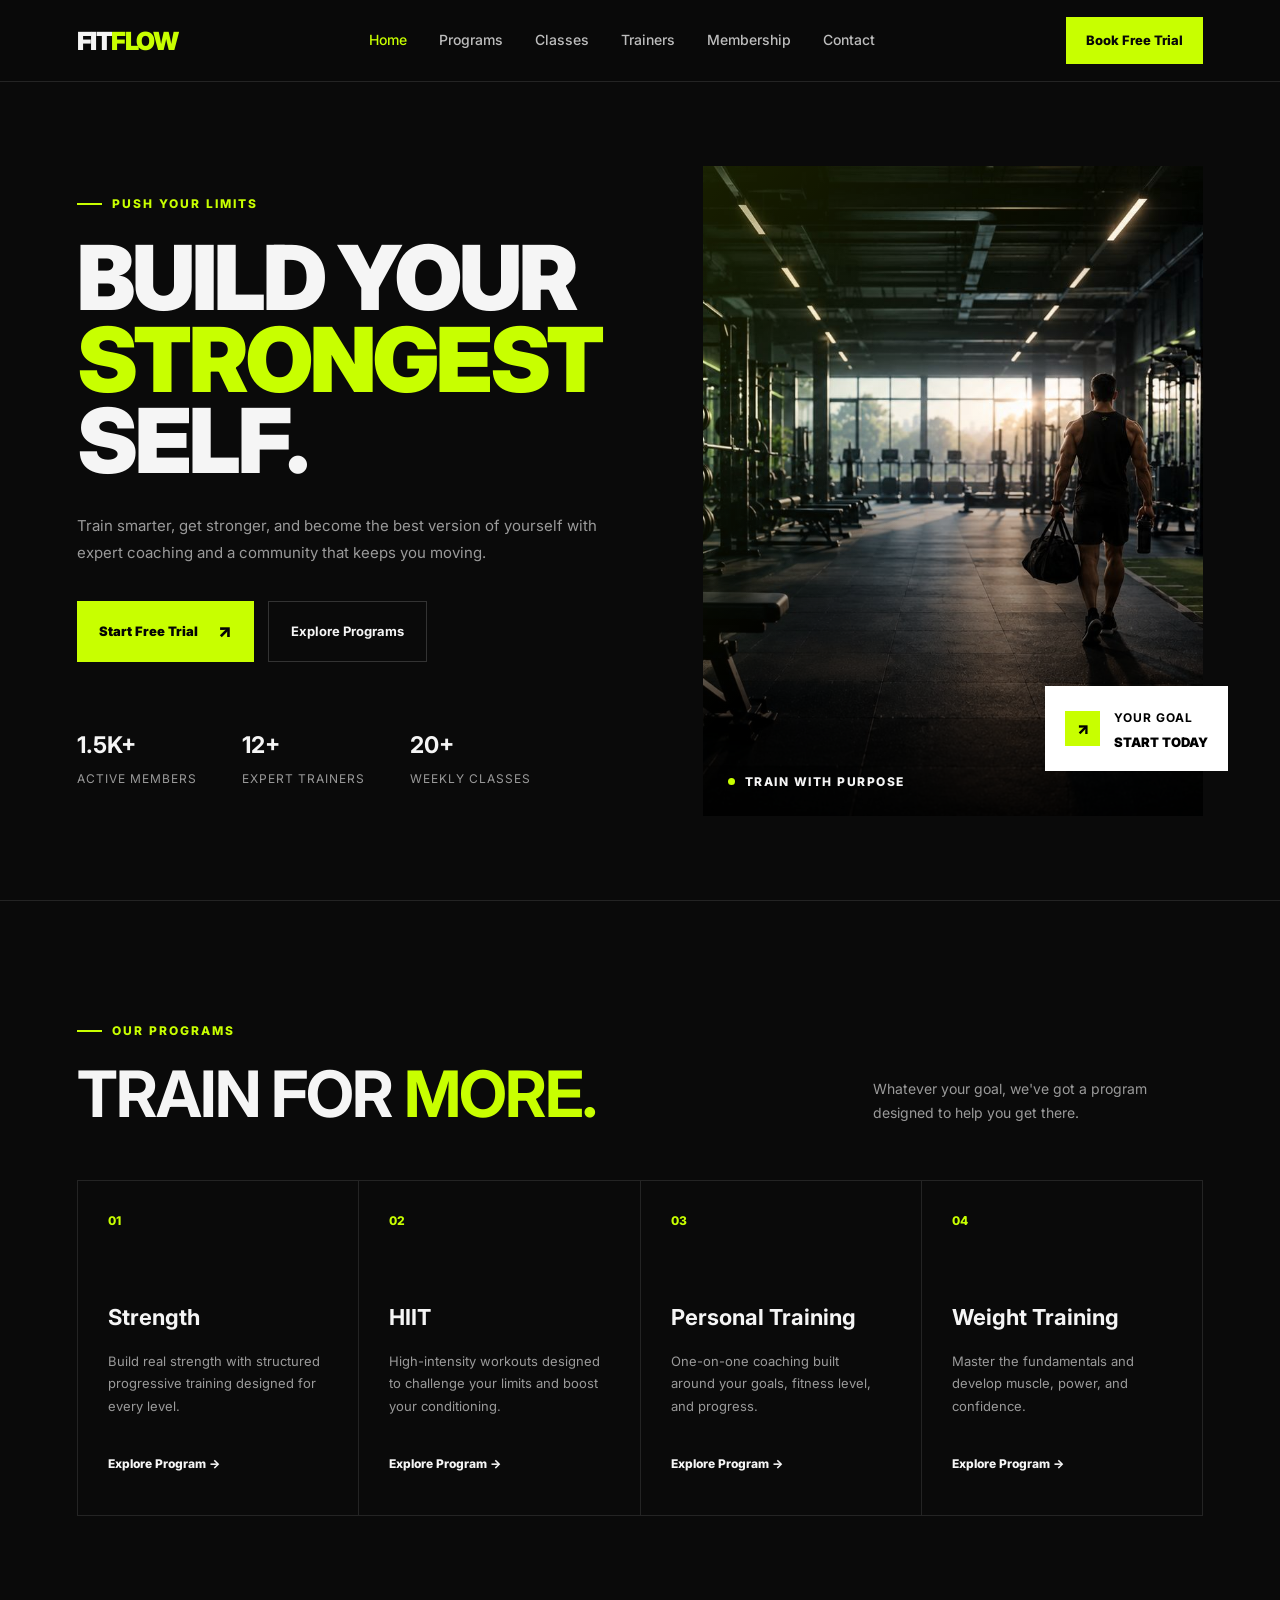
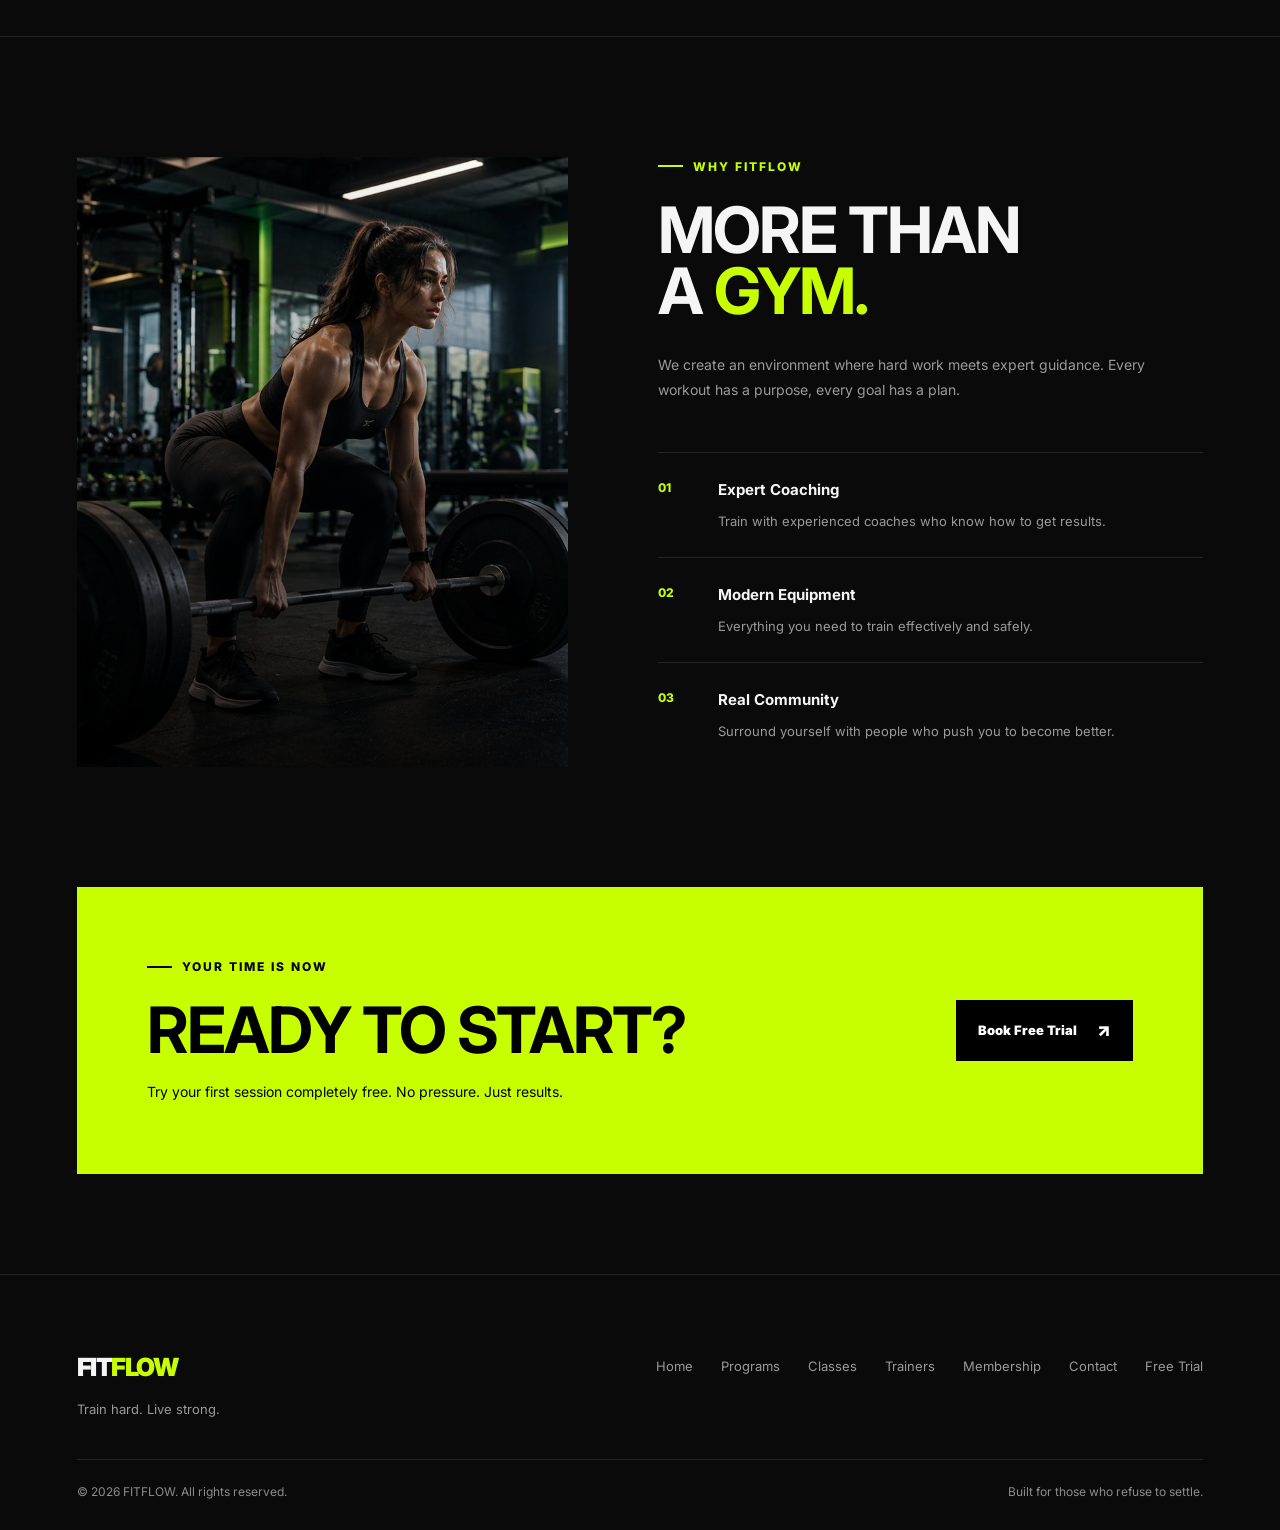
<file: index.html>
<!DOCTYPE html>
<html lang="en">
<head>
    <meta charset="UTF-8">
    <meta name="viewport" content="width=device-width, initial-scale=1.0">

    <title>FITFLOW | Train Hard. Live Strong.</title>
    <meta name="description" content="FITFLOW gym: expert coaching, strength, HIIT and personal training. Book your free trial session today.">
    <meta name="theme-color" content="#0a0a0a">
    <meta property="og:type" content="website">
    <meta property="og:site_name" content="FITFLOW">
    <meta property="og:title" content="FITFLOW | Train Hard. Live Strong.">
    <meta property="og:description" content="FITFLOW gym: expert coaching, strength, HIIT and personal training. Book your free trial session today.">
    <link rel="icon" href="data:image/svg+xml,%3Csvg xmlns='http://www.w3.org/2000/svg' viewBox='0 0 32 32'%3E%3Crect width='32' height='32' fill='%230a0a0a'/%3E%3Cpath d='M9 7h15v4.5H14v3h8v4.5h-8V25H9z' fill='%23c8ff00'/%3E%3C/svg%3E">

    <link rel="preconnect" href="https://fonts.googleapis.com">
    <link rel="preconnect" href="https://fonts.gstatic.com" crossorigin>
    <link href="https://fonts.googleapis.com/css2?family=Inter:wght@400;500;600;700;800;900&display=swap" rel="stylesheet">

    <link rel="preload" as="image" href="images/gym-hero.jpg" fetchpriority="high">
    <link rel="stylesheet" href="style.css">
    <noscript><style>
        /* Without JavaScript the mobile menu button cannot work, so show the links inline. */
        @media (max-width: 1000px) {
            .menu-btn { display: none; }
            .navbar { height: auto; flex-wrap: wrap; padding-top: 14px; padding-bottom: 8px; position: static; }
            .nav-links { display: flex; position: static; flex-direction: row; flex-wrap: wrap; gap: 0 20px; width: 100%; order: 3; padding: 6px 0; border: 0; background: none; }
            .nav-links a { border: 0; padding: 8px 0; font-size: 14px; }
            .nav-links .nav-cta-mobile { display: none; }
        }
    </style></noscript>
</head>

<body>
    <a class="skip-link" href="#main">Skip to content</a>


    <!-- NAVBAR -->
    <header class="navbar" id="navbar">
        <a href="index.html" class="logo">FIT<span>FLOW</span></a>

        <nav class="nav-links" id="navLinks" aria-label="Main navigation">
            <a href="index.html" class="active" aria-current="page">Home</a><a href="programs.html">Programs</a><a href="classes.html">Classes</a><a href="trainers.html">Trainers</a><a href="membership.html">Membership</a><a href="contact.html">Contact</a>
            <a href="free-trial.html" class="nav-cta-mobile">Book Free Trial</a>
        </nav>

        <a href="free-trial.html" class="nav-cta">Book Free Trial</a>

        <button class="menu-btn" id="menuBtn" type="button" aria-label="Open menu" aria-expanded="false" aria-controls="navLinks">
            <span class="menu-icon" aria-hidden="true"></span>
        </button>
    </header>


    <!-- HERO -->
    <main id="main">

        <section class="hero">

            <div class="hero-content">

                <p class="eyebrow">
                    <span></span>
                    PUSH YOUR LIMITS
                </p>

                <h1>
                    BUILD YOUR
                    <span>STRONGEST</span>
                    SELF.
                </h1>

                <p class="hero-text">
                    Train smarter, get stronger, and become the best version
                    of yourself with expert coaching and a community that
                    keeps you moving.
                </p>

                <div class="hero-buttons">
                    <a href="free-trial.html" class="primary-btn">
                        Start Free Trial
                        <span>↗</span>
                    </a>

                    <a href="#programs" class="secondary-btn">
                        Explore Programs
                    </a>
                </div>

                <!-- OWNER TO CONFIRM: these headline numbers (1.5K+ members, 12+ trainers, 20+ weekly classes) were in the
                     original design but are not supported elsewhere on the site (the Trainers page lists 4 coaches and the
                     schedule lists 6 weekly classes). Replace with real figures or remove before going live. -->
                <div class="hero-stats">
                    <div>
                        <strong>1.5K+</strong>
                        <span>Active Members</span>
                    </div>

                    <div>
                        <strong>12+</strong>
                        <span>Expert Trainers</span>
                    </div>

                    <div>
                        <strong>20+</strong>
                        <span>Weekly Classes</span>
                    </div>
                </div>

            </div>


            <div class="hero-visual">
                <div class="hero-image">
                    <div class="image-overlay">
                    </div>

                    <div class="image-label">
                        <span class="pulse"></span>
                        TRAIN WITH PURPOSE
                    </div>
                </div>

                <a href="free-trial.html" class="floating-card" aria-label="Your goal: start today. Book a free trial">
                    <span class="card-icon" aria-hidden="true">↗</span>

                    <div>
                        <strong>YOUR GOAL</strong>
                        <p>START TODAY</p>
                    </div>
                </a>

            </div>

        </section>


        <!-- PROGRAMS -->
        <section class="programs" id="programs">

            <div class="section-heading">
                <div>
                    <p class="eyebrow">
                        <span></span>
                        OUR PROGRAMS
                    </p>

                    <h2>
                        TRAIN FOR
                        <span>MORE.</span>
                    </h2>
                </div>

                <p>
                    Whatever your goal, we've got a program designed
                    to help you get there.
                </p>
            </div>


            <div class="program-grid">

                <article class="program-card">
                    <div class="program-number">01</div>
                    <h3>Strength</h3>
                    <p>
                        Build real strength with structured progressive
                        training designed for every level.
                    </p>
                    <a href="programs.html">Explore Program →</a>
                </article>

                <article class="program-card featured">
                    <div class="program-number">02</div>
                    <h3>HIIT</h3>
                    <p>
                        High-intensity workouts designed to challenge
                        your limits and boost your conditioning.
                    </p>
                    <a href="programs.html">Explore Program →</a>
                </article>

                <article class="program-card">
                    <div class="program-number">03</div>
                    <h3>Personal Training</h3>
                    <p>
                        One-on-one coaching built around your goals,
                        fitness level, and progress.
                    </p>
                    <a href="programs.html">Explore Program →</a>
                </article>

                <article class="program-card">
                    <div class="program-number">04</div>
                    <h3>Weight Training</h3>
                    <p>
                        Master the fundamentals and develop muscle,
                        power, and confidence.
                    </p>
                    <a href="programs.html">Explore Program →</a>
                </article>

            </div>

        </section>


        <!-- WHY US -->
        <section class="why-us">

            <div class="why-image"></div>

            <div class="why-content">

                <p class="eyebrow">
                    <span></span>
                    WHY FITFLOW
                </p>

                <h2>
                    MORE THAN A
                    <span>GYM.</span>
                </h2>

                <p class="why-text">
                    We create an environment where hard work meets
                    expert guidance. Every workout has a purpose,
                    every goal has a plan.
                </p>

                <div class="benefits">

                    <div class="benefit">
                        <div>01</div>
                        <div class="benefit-body">
                            <h3>Expert Coaching</h3>
                            <p>
                                Train with experienced coaches who know
                                how to get results.
                            </p>
                        </div>
                    </div>

                    <div class="benefit">
                        <div>02</div>
                        <div class="benefit-body">
                            <h3>Modern Equipment</h3>
                            <p>
                                Everything you need to train effectively
                                and safely.
                            </p>
                        </div>
                    </div>

                    <div class="benefit">
                        <div>03</div>
                        <div class="benefit-body">
                            <h3>Real Community</h3>
                            <p>
                                Surround yourself with people who push
                                you to become better.
                            </p>
                        </div>
                    </div>

                </div>

            </div>

        </section>


        <!-- CTA -->
        <section class="trial">

            <div>
                <p class="eyebrow">
                    <span></span>
                    YOUR TIME IS NOW
                </p>

                <h2>
                    READY TO
                    <span>START?</span>
                </h2>

                <p>
                    Try your first session completely free.
                    No pressure. Just results.
                </p>
            </div>

            <a href="free-trial.html" class="primary-btn">
                Book Free Trial
                <span>↗</span>
            </a>

        </section>

    </main>


    <!-- FOOTER -->
    <footer class="footer">
        <div class="container footer-grid">
            <div class="footer-brand">
                <a href="index.html" class="logo">FIT<span>FLOW</span></a>
                <p>Train hard. Live strong.</p>
            </div>

            <nav class="footer-links" aria-label="Footer navigation">
                <a href="index.html">Home</a>
                <a href="programs.html">Programs</a>
                <a href="classes.html">Classes</a>
                <a href="trainers.html">Trainers</a>
                <a href="membership.html">Membership</a>
                <a href="contact.html">Contact</a>
                <a href="free-trial.html">Free Trial</a>
            </nav>
        </div>

        <div class="container">
            <div class="footer-bottom">
                <p>© 2026 FITFLOW. All rights reserved.</p>
                <p>Built for those who refuse to settle.</p>
            </div>
        </div>

        <!-- OWNER TO SUPPLY: the footer previously linked to Instagram, Facebook and WhatsApp
             with "#" placeholders. They were removed so no link goes nowhere. Add the gym's real
             profile URLs here, e.g. <a href="https://..." rel="noopener noreferrer">Instagram</a>. -->
    </footer>


    <script src="script.js"></script>

</body>
</html>
</file>
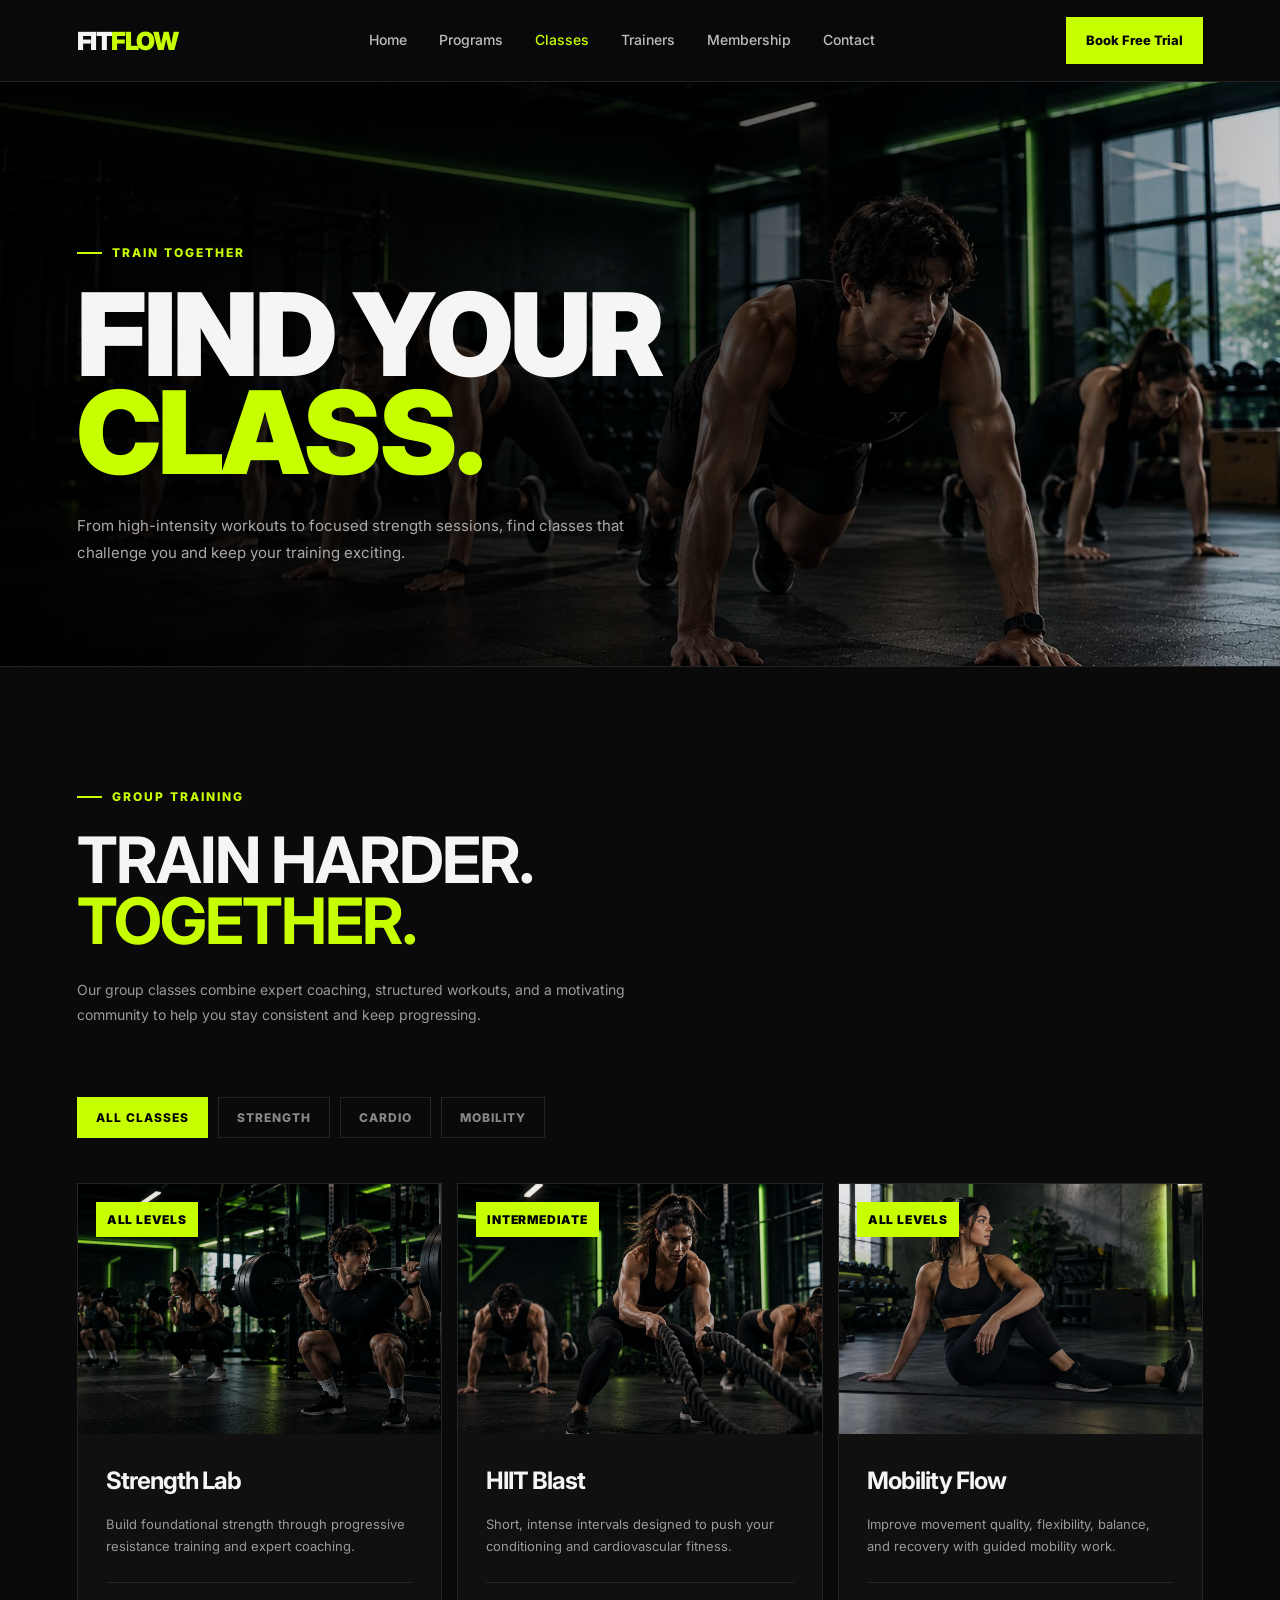
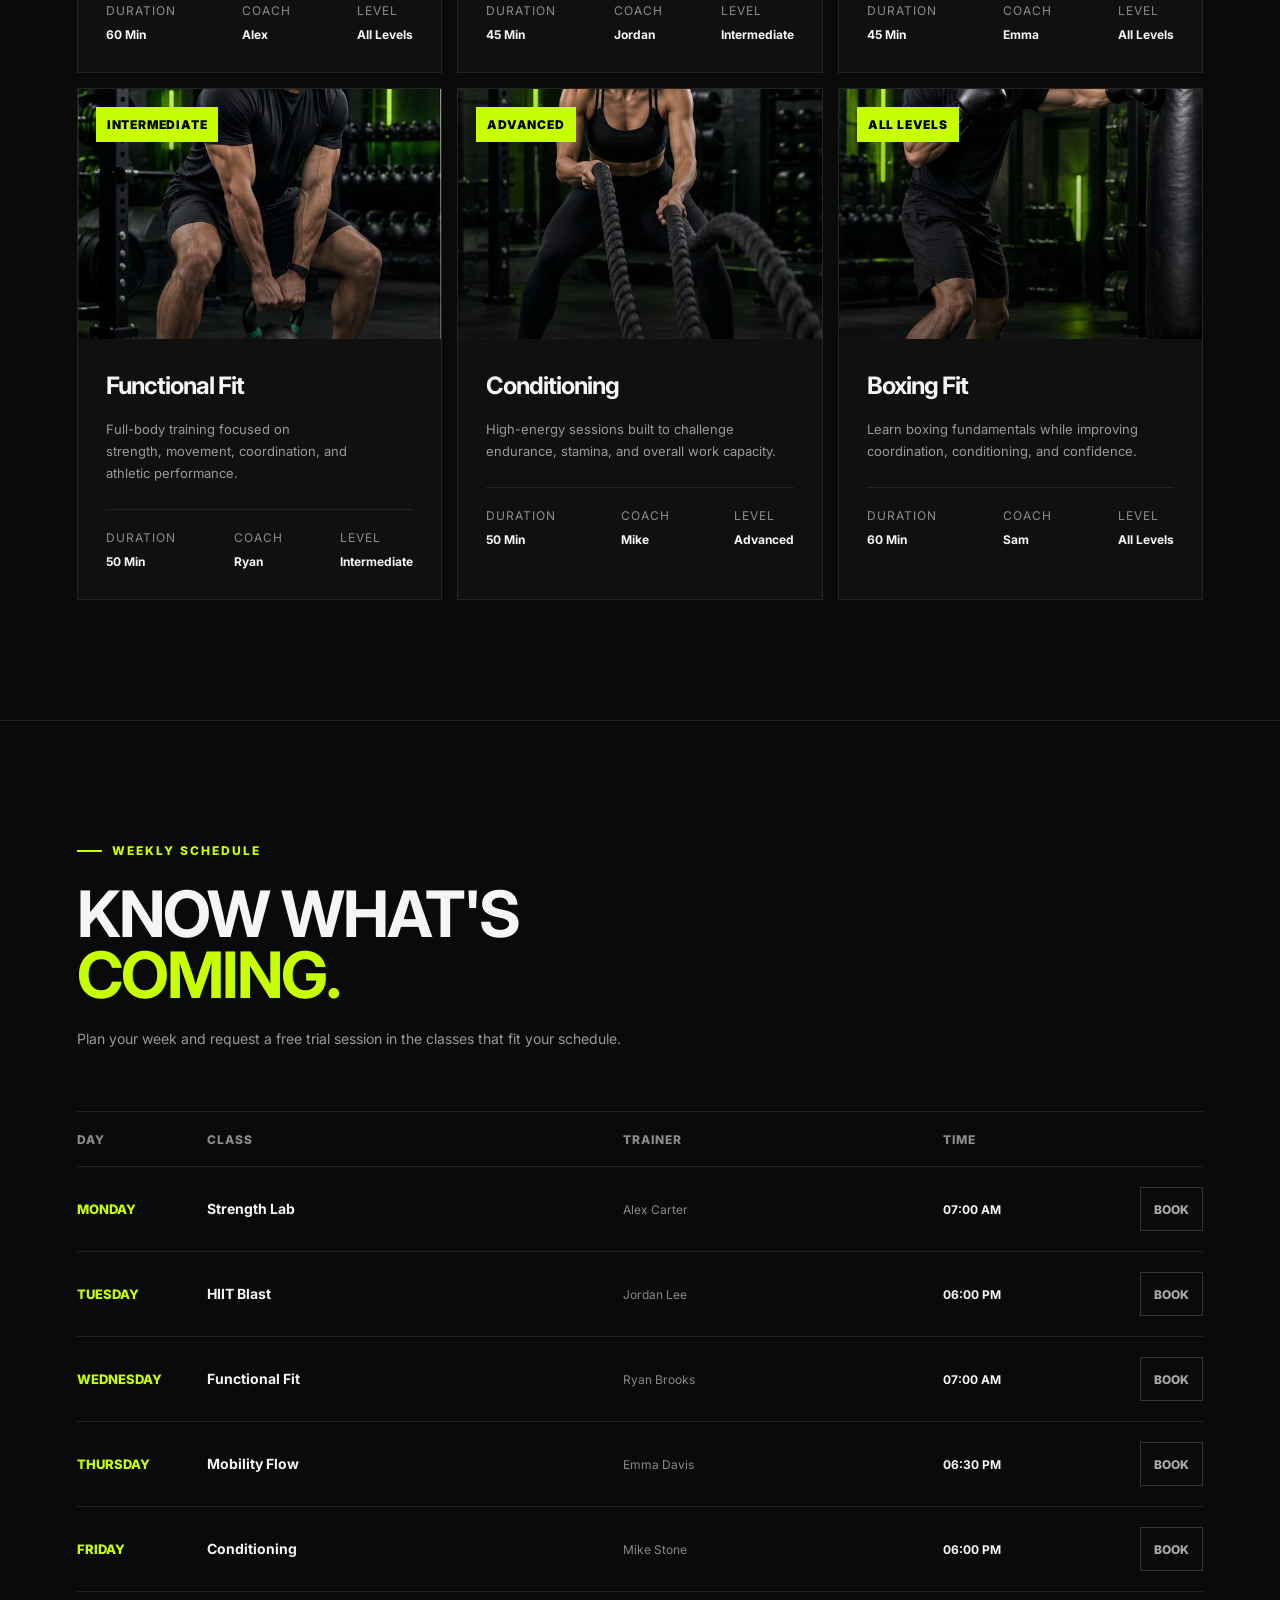
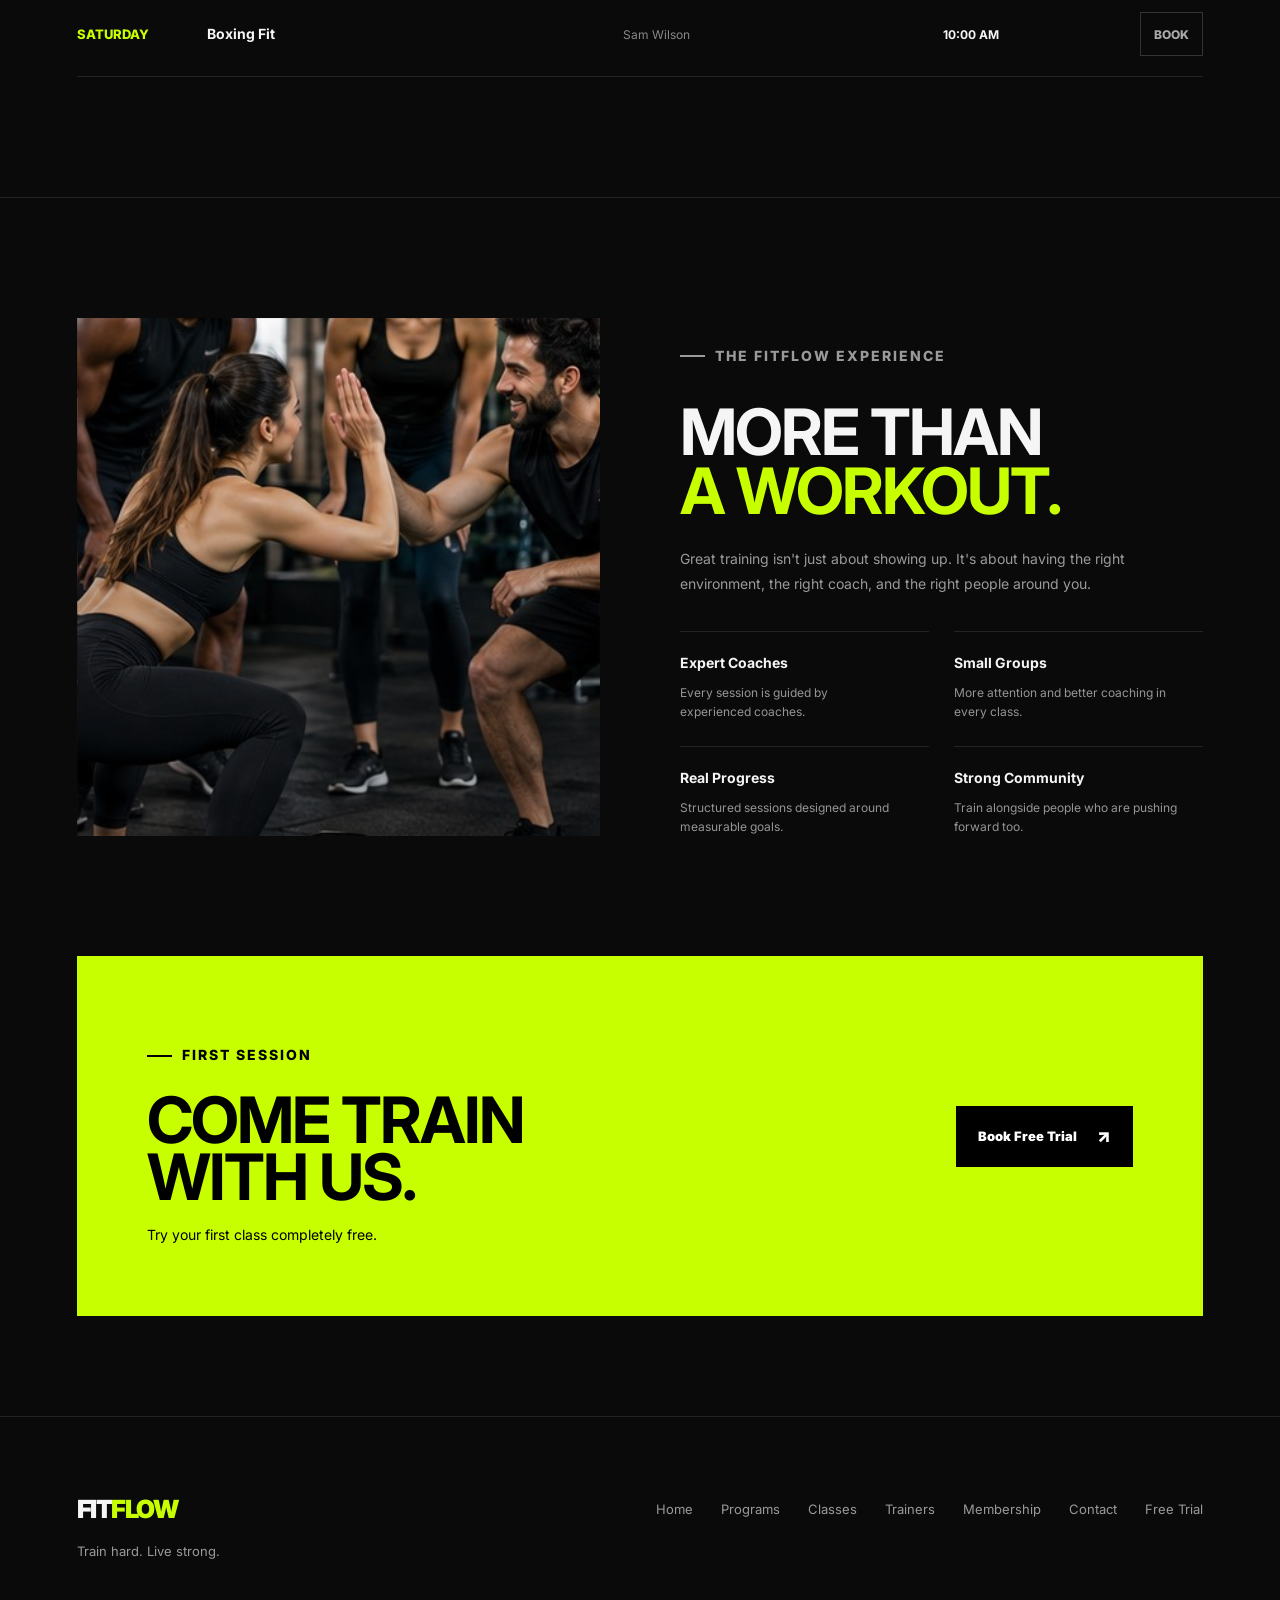
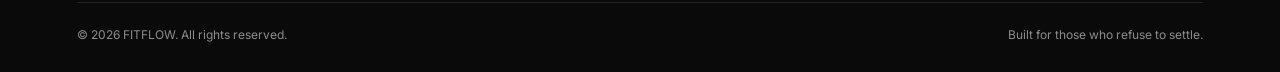
<file: classes.html>
<!DOCTYPE html>
<html lang="en">

<head>

    <meta charset="UTF-8">
    <meta name="viewport" content="width=device-width, initial-scale=1.0">

    <title>Classes | FITFLOW</title>
    <meta name="description" content="Browse the weekly FITFLOW class schedule: boxing, HIIT, yoga, strength, conditioning and functional training.">
    <meta name="theme-color" content="#0a0a0a">
    <meta property="og:type" content="website">
    <meta property="og:site_name" content="FITFLOW">
    <meta property="og:title" content="Classes | FITFLOW">
    <meta property="og:description" content="Browse the weekly FITFLOW class schedule: boxing, HIIT, yoga, strength, conditioning and functional training.">
    <link rel="icon" href="data:image/svg+xml,%3Csvg xmlns='http://www.w3.org/2000/svg' viewBox='0 0 32 32'%3E%3Crect width='32' height='32' fill='%230a0a0a'/%3E%3Cpath d='M9 7h15v4.5H14v3h8v4.5h-8V25H9z' fill='%23c8ff00'/%3E%3C/svg%3E">

    <link rel="preconnect" href="https://fonts.googleapis.com">
    <link rel="preconnect" href="https://fonts.gstatic.com" crossorigin>

    <link href="https://fonts.googleapis.com/css2?family=Inter:wght@400;500;600;700;800;900&display=swap"
        rel="stylesheet">

    <!-- Shared CSS -->
    <link rel="stylesheet" href="style.css">

    <!-- Classes page CSS -->
    <link rel="stylesheet" href="classes.css">

    <noscript><style>
        /* Without JavaScript the mobile menu button cannot work, so show the links inline. */
        @media (max-width: 1000px) {
            .menu-btn { display: none; }
            .navbar { height: auto; flex-wrap: wrap; padding-top: 14px; padding-bottom: 8px; position: static; }
            .nav-links { display: flex; position: static; flex-direction: row; flex-wrap: wrap; gap: 0 20px; width: 100%; order: 3; padding: 6px 0; border: 0; background: none; }
            .nav-links a { border: 0; padding: 8px 0; font-size: 14px; }
            .nav-links .nav-cta-mobile { display: none; }
        }
    </style></noscript>
</head>

<body>
    <a class="skip-link" href="#main">Skip to content</a>



    <!-- =========================
     NAVBAR
========================= -->

    <header class="navbar" id="navbar">
        <a href="index.html" class="logo">FIT<span>FLOW</span></a>

        <nav class="nav-links" id="navLinks" aria-label="Main navigation">
            <a href="index.html">Home</a><a href="programs.html">Programs</a><a href="classes.html" class="active" aria-current="page">Classes</a><a href="trainers.html">Trainers</a><a href="membership.html">Membership</a><a href="contact.html">Contact</a>
            <a href="free-trial.html" class="nav-cta-mobile">Book Free Trial</a>
        </nav>

        <a href="free-trial.html" class="nav-cta">Book Free Trial</a>

        <button class="menu-btn" id="menuBtn" type="button" aria-label="Open menu" aria-expanded="false" aria-controls="navLinks">
            <span class="menu-icon" aria-hidden="true"></span>
        </button>
    </header>


    <main id="main">


        <!-- =========================
     HERO
========================= -->

        <section class="classes-hero">

            <div class="classes-hero-content">

                <p class="eyebrow">
                    <span></span>
                    TRAIN TOGETHER
                </p>

                <h1>
                    FIND YOUR
                    <span>CLASS.</span>
                </h1>

                <p class="classes-hero-text">
                    From high-intensity workouts to focused strength
                    sessions, find classes that challenge you and keep
                    your training exciting.
                </p>

            </div>

        </section>


        <!-- =========================
     INTRO
========================= -->

        <section class="classes-intro">

            <div class="classes-intro-inner">

                <p class="eyebrow">
                    <span></span>
                    GROUP TRAINING
                </p>

                <h2>
                    TRAIN HARDER.
                    <span>TOGETHER.</span>
                </h2>

                <p>
                    Our group classes combine expert coaching, structured
                    workouts, and a motivating community to help you stay
                    consistent and keep progressing.
                </p>

            </div>

        </section>


        <!-- =========================
     FILTER
========================= -->

        <div class="category-bar" role="group" aria-label="Filter classes by category">

            <button class="category-btn active" data-filter="all" type="button" aria-pressed="true">
                All Classes
            </button>

            <button class="category-btn" data-filter="strength" type="button" aria-pressed="false">
                Strength
            </button>

            <button class="category-btn" data-filter="cardio" type="button" aria-pressed="false">
                Cardio
            </button>

            <button class="category-btn" data-filter="mobility" type="button" aria-pressed="false">
                Mobility
            </button>

        </div>


        <!-- =========================
     CLASS CARDS
========================= -->

        <p class="visually-hidden" id="classStatus" role="status" aria-live="polite"></p>

        <section class="classes-grid">


            <!-- 01 -->

            <article class="class-card" data-category="strength">

                <div class="class-image class-strength">

                    <span class="class-level">
                        All Levels
                    </span>

                </div>

                <div class="class-content">

                    <h3>Strength Lab</h3>

                    <p>
                        Build foundational strength through progressive
                        resistance training and expert coaching.
                    </p>

                    <div class="class-details">

                        <div>
                            <small>Duration</small>
                            <strong>60 Min</strong>
                        </div>

                        <div>
                            <small>Coach</small>
                            <strong>Alex</strong>
                        </div>

                        <div>
                            <small>Level</small>
                            <strong>All Levels</strong>
                        </div>

                    </div>

                </div>

            </article>


            <!-- 02 -->

            <article class="class-card" data-category="cardio">

                <div class="class-image class-hiit">

                    <span class="class-level">
                        Intermediate
                    </span>

                </div>

                <div class="class-content">

                    <h3>HIIT Blast</h3>

                    <p>
                        Short, intense intervals designed to push your
                        conditioning and cardiovascular fitness.
                    </p>

                    <div class="class-details">

                        <div>
                            <small>Duration</small>
                            <strong>45 Min</strong>
                        </div>

                        <div>
                            <small>Coach</small>
                            <strong>Jordan</strong>
                        </div>

                        <div>
                            <small>Level</small>
                            <strong>Intermediate</strong>
                        </div>

                    </div>

                </div>

            </article>


            <!-- 03 -->

            <article class="class-card" data-category="mobility">

                <div class="class-image class-mobility">

                    <span class="class-level">
                        All Levels
                    </span>

                </div>

                <div class="class-content">

                    <h3>Mobility Flow</h3>

                    <p>
                        Improve movement quality, flexibility, balance,
                        and recovery with guided mobility work.
                    </p>

                    <div class="class-details">

                        <div>
                            <small>Duration</small>
                            <strong>45 Min</strong>
                        </div>

                        <div>
                            <small>Coach</small>
                            <strong>Emma</strong>
                        </div>

                        <div>
                            <small>Level</small>
                            <strong>All Levels</strong>
                        </div>

                    </div>

                </div>

            </article>


            <!-- 04 -->

            <article class="class-card" data-category="strength">

                <div class="class-image class-functional">

                    <span class="class-level">
                        Intermediate
                    </span>

                </div>

                <div class="class-content">

                    <h3>Functional Fit</h3>

                    <p>
                        Full-body training focused on strength, movement,
                        coordination, and athletic performance.
                    </p>

                    <div class="class-details">

                        <div>
                            <small>Duration</small>
                            <strong>50 Min</strong>
                        </div>

                        <div>
                            <small>Coach</small>
                            <strong>Ryan</strong>
                        </div>

                        <div>
                            <small>Level</small>
                            <strong>Intermediate</strong>
                        </div>

                    </div>

                </div>

            </article>


            <!-- 05 -->

            <article class="class-card" data-category="cardio">

                <div class="class-image class-conditioning">

                    <span class="class-level">
                        Advanced
                    </span>

                </div>

                <div class="class-content">

                    <h3>Conditioning</h3>

                    <p>
                        High-energy sessions built to challenge endurance,
                        stamina, and overall work capacity.
                    </p>

                    <div class="class-details">

                        <div>
                            <small>Duration</small>
                            <strong>50 Min</strong>
                        </div>

                        <div>
                            <small>Coach</small>
                            <strong>Mike</strong>
                        </div>

                        <div>
                            <small>Level</small>
                            <strong>Advanced</strong>
                        </div>

                    </div>

                </div>

            </article>


            <!-- 06 -->

            <article class="class-card" data-category="cardio">

                <div class="class-image class-boxing">

                    <span class="class-level">
                        All Levels
                    </span>

                </div>

                <div class="class-content">

                    <h3>Boxing Fit</h3>

                    <p>
                        Learn boxing fundamentals while improving
                        coordination, conditioning, and confidence.
                    </p>

                    <div class="class-details">

                        <div>
                            <small>Duration</small>
                            <strong>60 Min</strong>
                        </div>

                        <div>
                            <small>Coach</small>
                            <strong>Sam</strong>
                        </div>

                        <div>
                            <small>Level</small>
                            <strong>All Levels</strong>
                        </div>

                    </div>

                </div>

            </article>

        </section>


        <!-- =========================
     WEEKLY SCHEDULE
========================= -->

        <section class="schedule-section">

            <div class="schedule-heading">

                <p class="eyebrow">
                    <span></span>
                    WEEKLY SCHEDULE
                </p>

                <h2>
                    KNOW WHAT'S
                    <span>COMING.</span>
                </h2>

                <p>
                    Plan your week and request a free trial session in the classes
                    that fit your schedule.
                </p>

            </div>


            <div class="schedule-table">

                <div class="schedule-row schedule-header">

                    <div>Day</div>
                    <div>Class</div>
                    <div>Trainer</div>
                    <div>Time</div>
                    <div></div>

                </div>


                <div class="schedule-row">

                    <div class="schedule-day">Monday</div>

                    <div class="schedule-class">
                        Strength Lab
                    </div>

                    <div class="schedule-trainer">
                        Alex Carter
                    </div>

                    <div class="schedule-time">
                        07:00 AM
                    </div>

                    <a href="free-trial.html?class=Strength%20Lab&amp;when=Monday%2007%3A00%20AM" class="schedule-book" aria-label="Book a free trial for Strength Lab, Monday 07:00 AM">Book</a>

                </div>


                <div class="schedule-row">

                    <div class="schedule-day">Tuesday</div>

                    <div class="schedule-class">
                        HIIT Blast
                    </div>

                    <div class="schedule-trainer">
                        Jordan Lee
                    </div>

                    <div class="schedule-time">
                        06:00 PM
                    </div>

                    <a href="free-trial.html?class=HIIT%20Blast&amp;when=Tuesday%2006%3A00%20PM" class="schedule-book" aria-label="Book a free trial for HIIT Blast, Tuesday 06:00 PM">Book</a>

                </div>


                <div class="schedule-row">

                    <div class="schedule-day">Wednesday</div>

                    <div class="schedule-class">
                        Functional Fit
                    </div>

                    <div class="schedule-trainer">
                        Ryan Brooks
                    </div>

                    <div class="schedule-time">
                        07:00 AM
                    </div>

                    <a href="free-trial.html?class=Functional%20Fit&amp;when=Wednesday%2007%3A00%20AM" class="schedule-book" aria-label="Book a free trial for Functional Fit, Wednesday 07:00 AM">Book</a>

                </div>


                <div class="schedule-row">

                    <div class="schedule-day">Thursday</div>

                    <div class="schedule-class">
                        Mobility Flow
                    </div>

                    <div class="schedule-trainer">
                        Emma Davis
                    </div>

                    <div class="schedule-time">
                        06:30 PM
                    </div>

                    <a href="free-trial.html?class=Mobility%20Flow&amp;when=Thursday%2006%3A30%20PM" class="schedule-book" aria-label="Book a free trial for Mobility Flow, Thursday 06:30 PM">Book</a>

                </div>


                <div class="schedule-row">

                    <div class="schedule-day">Friday</div>

                    <div class="schedule-class">
                        Conditioning
                    </div>

                    <div class="schedule-trainer">
                        Mike Stone
                    </div>

                    <div class="schedule-time">
                        06:00 PM
                    </div>

                    <a href="free-trial.html?class=Conditioning&amp;when=Friday%2006%3A00%20PM" class="schedule-book" aria-label="Book a free trial for Conditioning, Friday 06:00 PM">Book</a>

                </div>


                <div class="schedule-row">

                    <div class="schedule-day">Saturday</div>

                    <div class="schedule-class">
                        Boxing Fit
                    </div>

                    <div class="schedule-trainer">
                        Sam Wilson
                    </div>

                    <div class="schedule-time">
                        10:00 AM
                    </div>

                    <a href="free-trial.html?class=Boxing%20Fit&amp;when=Saturday%2010%3A00%20AM" class="schedule-book" aria-label="Book a free trial for Boxing Fit, Saturday 10:00 AM">Book</a>

                </div>

            </div>

        </section>


        <!-- =========================
     EXPERIENCE
========================= -->

        <section class="experience-section">

            <div class="experience-image"></div>


            <div class="experience-content">

                <p class="eyebrow">
                    <span></span>
                    THE FITFLOW EXPERIENCE
                </p>

                <h2>
                    MORE THAN
                    <span>A WORKOUT.</span>
                </h2>

                <p>
                    Great training isn't just about showing up. It's about
                    having the right environment, the right coach, and the
                    right people around you.
                </p>


                <div class="experience-points">

                    <div class="experience-point">

                        <strong>Expert Coaches</strong>

                        <p>
                            Every session is guided by experienced coaches.
                        </p>

                    </div>


                    <div class="experience-point">

                        <strong>Small Groups</strong>

                        <p>
                            More attention and better coaching in every class.
                        </p>

                    </div>


                    <div class="experience-point">

                        <strong>Real Progress</strong>

                        <p>
                            Structured sessions designed around measurable goals.
                        </p>

                    </div>


                    <div class="experience-point">

                        <strong>Strong Community</strong>

                        <p>
                            Train alongside people who are pushing forward too.
                        </p>

                    </div>

                </div>

            </div>

        </section>


        <!-- =========================
     CTA
========================= -->

        <section class="classes-cta">

            <div>

                <p class="eyebrow">
                    <span></span>
                    FIRST SESSION
                </p>

                <h2>
                    COME TRAIN
                    <br>
                    <span>WITH US.</span>
                </h2>

                <p>
                    Try your first class completely free.
                </p>

            </div>

            <a href="free-trial.html" class="primary-btn">
                Book Free Trial
                <span>↗</span>
            </a>

        </section>

    </main>


    <!-- =========================
     FOOTER
========================= -->

    <footer class="footer">
        <div class="container footer-grid">
            <div class="footer-brand">
                <a href="index.html" class="logo">FIT<span>FLOW</span></a>
                <p>Train hard. Live strong.</p>
            </div>

            <nav class="footer-links" aria-label="Footer navigation">
                <a href="index.html">Home</a>
                <a href="programs.html">Programs</a>
                <a href="classes.html">Classes</a>
                <a href="trainers.html">Trainers</a>
                <a href="membership.html">Membership</a>
                <a href="contact.html">Contact</a>
                <a href="free-trial.html">Free Trial</a>
            </nav>
        </div>

        <div class="container">
            <div class="footer-bottom">
                <p>© 2026 FITFLOW. All rights reserved.</p>
                <p>Built for those who refuse to settle.</p>
            </div>
        </div>

        <!-- OWNER TO SUPPLY: the footer previously linked to Instagram, Facebook and WhatsApp
             with "#" placeholders. They were removed so no link goes nowhere. Add the gym's real
             profile URLs here, e.g. <a href="https://..." rel="noopener noreferrer">Instagram</a>. -->
    </footer>


    <script src="script.js"></script>

</body>

</html>
</file>
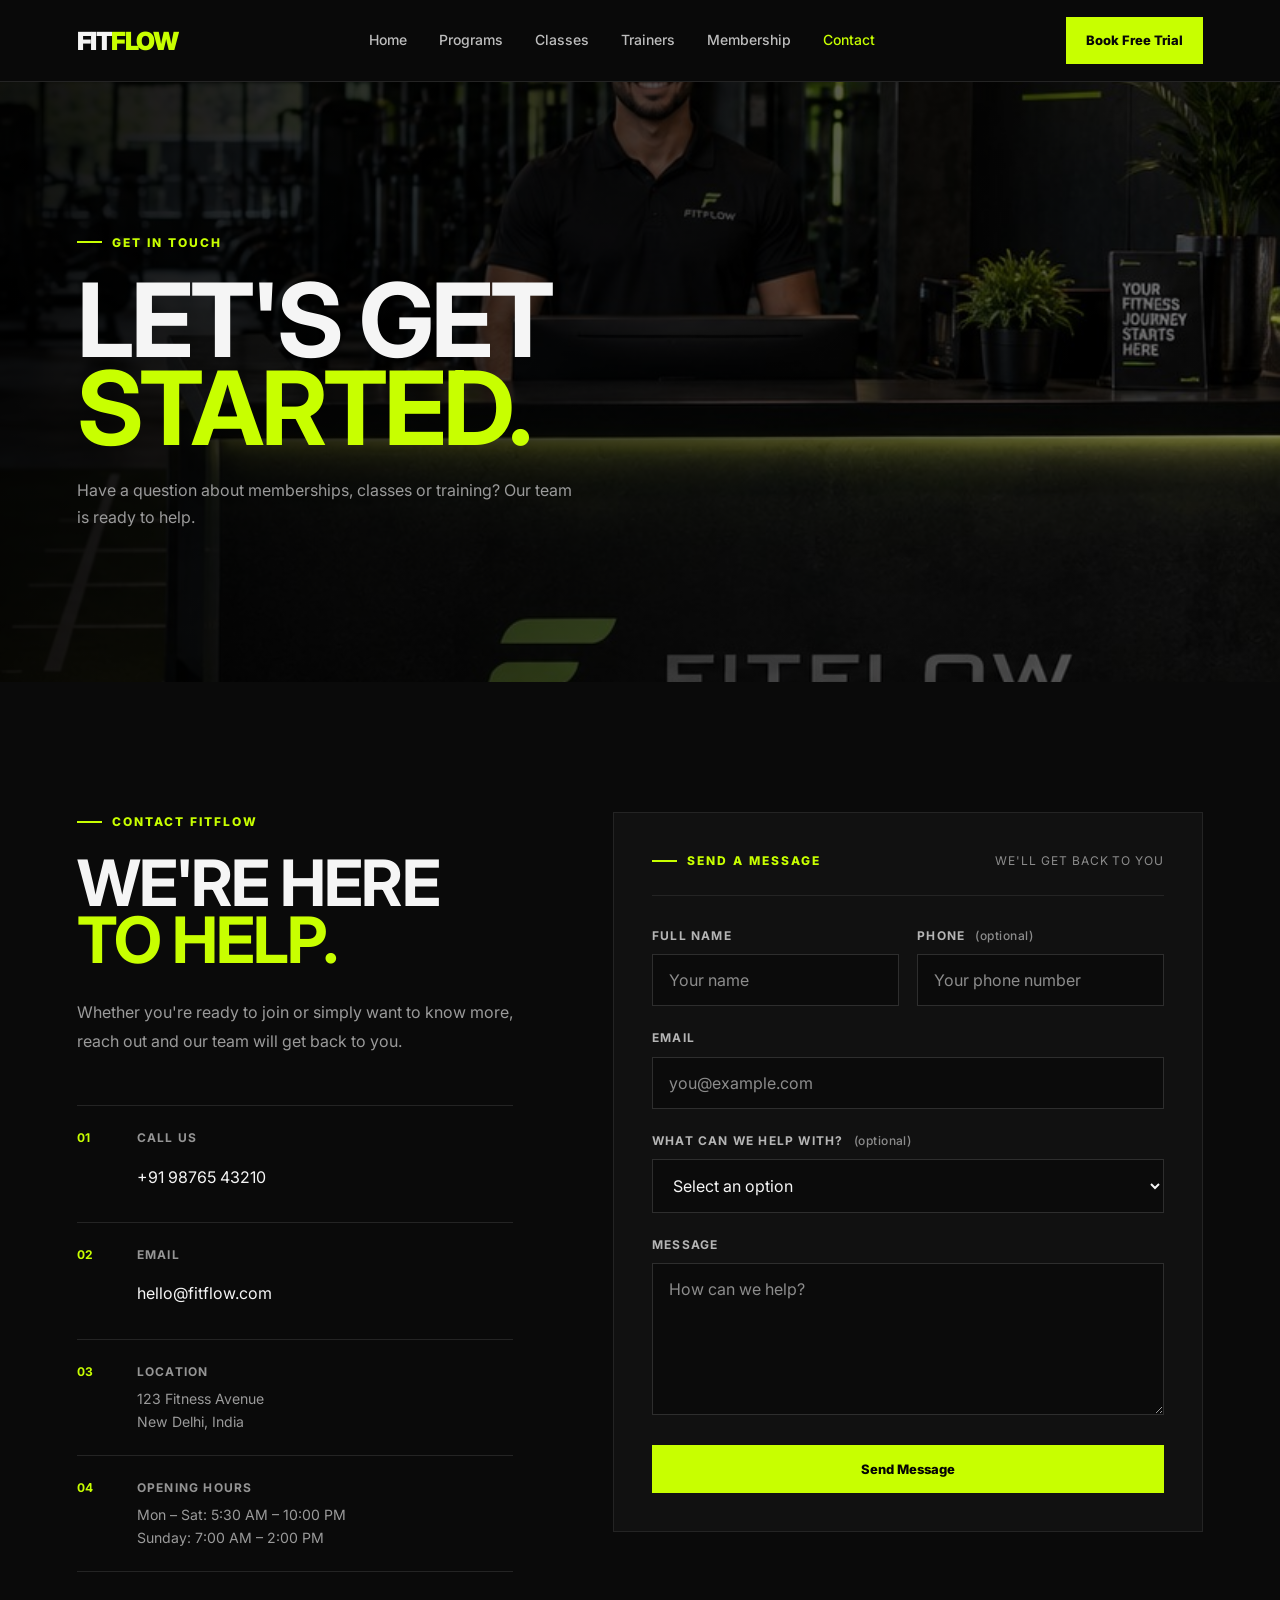
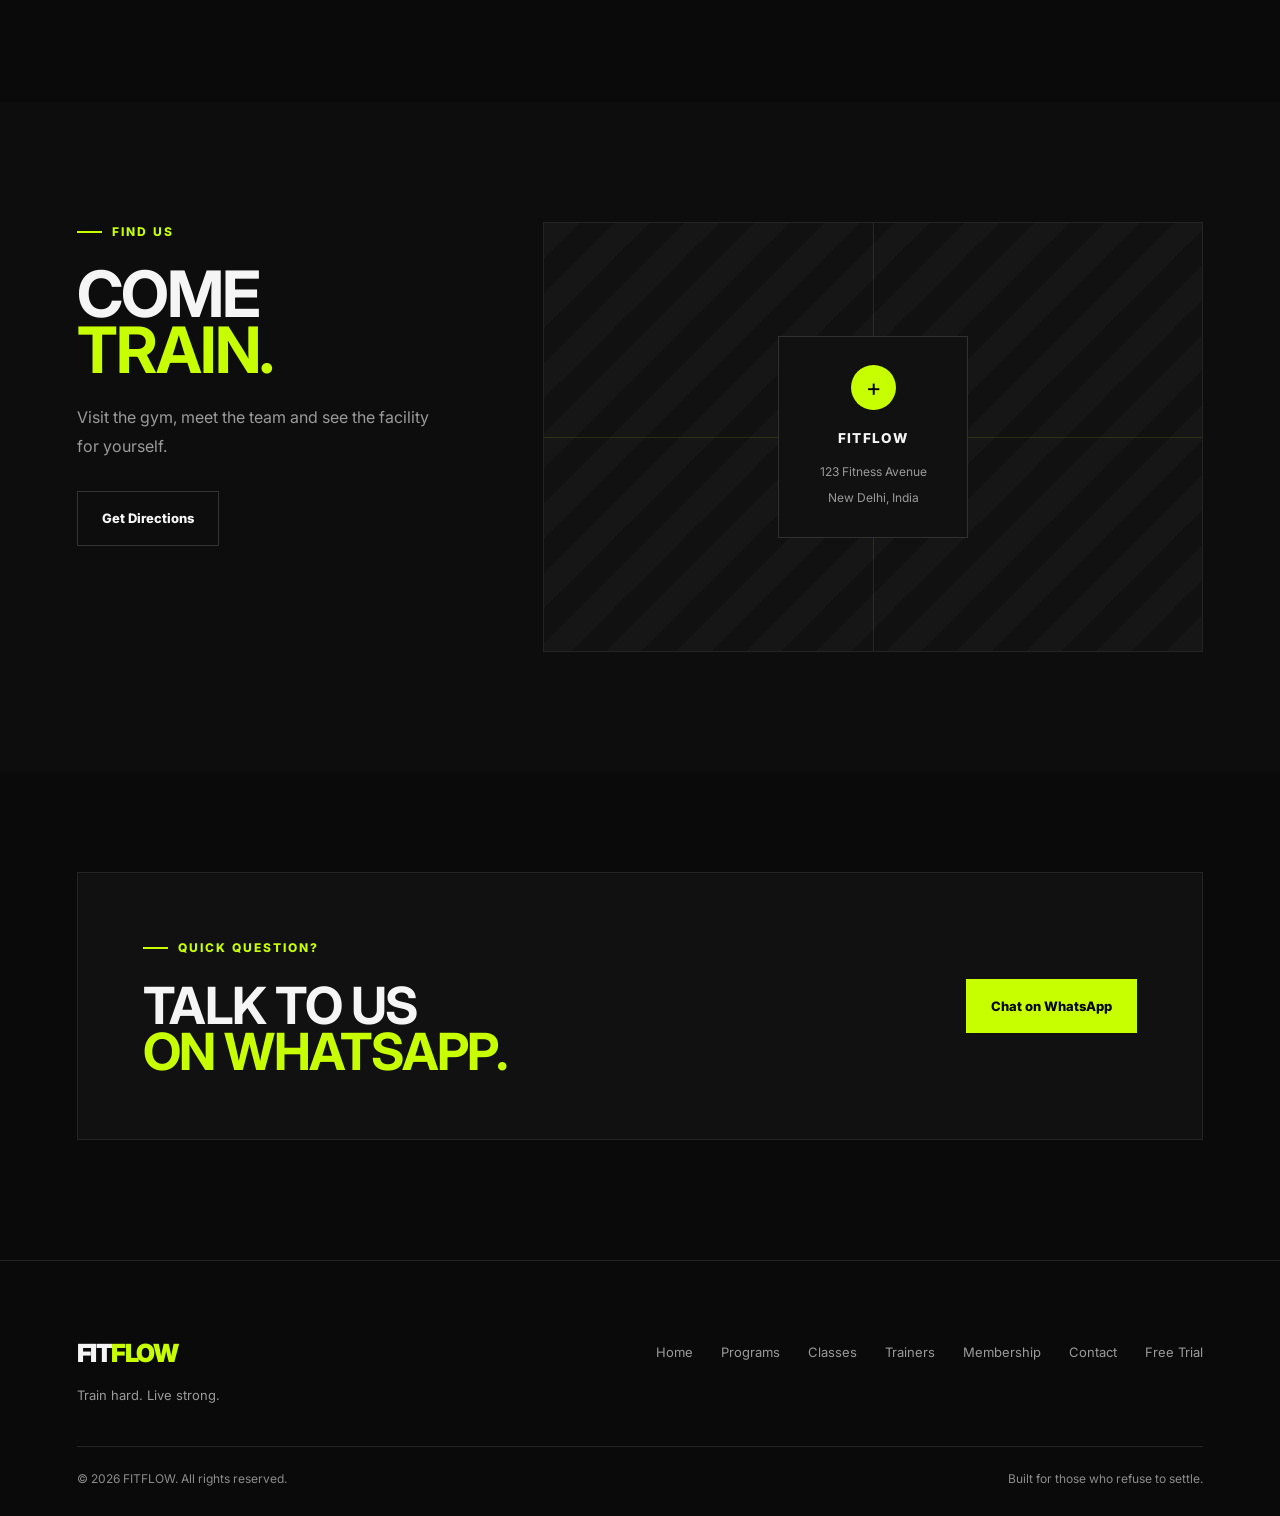
<file: contact.html>
<!DOCTYPE html>
<html lang="en">
<head>
    <meta charset="UTF-8">
    <meta name="viewport" content="width=device-width, initial-scale=1.0">

    <title>Contact | FITFLOW</title>
    <meta name="description" content="Contact FITFLOW with questions about memberships, classes or personal training.">
    <meta name="theme-color" content="#0a0a0a">
    <meta property="og:type" content="website">
    <meta property="og:site_name" content="FITFLOW">
    <meta property="og:title" content="Contact | FITFLOW">
    <meta property="og:description" content="Contact FITFLOW with questions about memberships, classes or personal training.">
    <link rel="icon" href="data:image/svg+xml,%3Csvg xmlns='http://www.w3.org/2000/svg' viewBox='0 0 32 32'%3E%3Crect width='32' height='32' fill='%230a0a0a'/%3E%3Cpath d='M9 7h15v4.5H14v3h8v4.5h-8V25H9z' fill='%23c8ff00'/%3E%3C/svg%3E">

    <link rel="preconnect" href="https://fonts.googleapis.com">
    <link rel="preconnect" href="https://fonts.gstatic.com" crossorigin>

    <link href="https://fonts.googleapis.com/css2?family=Inter:wght@400;500;600;700;800&display=swap" rel="stylesheet">

    <link rel="stylesheet" href="style.css">
    <link rel="stylesheet" href="contact.css">
    <noscript><style>
        /* Without JavaScript the mobile menu button cannot work, so show the links inline. */
        @media (max-width: 1000px) {
            .menu-btn { display: none; }
            .navbar { height: auto; flex-wrap: wrap; padding-top: 14px; padding-bottom: 8px; position: static; }
            .nav-links { display: flex; position: static; flex-direction: row; flex-wrap: wrap; gap: 0 20px; width: 100%; order: 3; padding: 6px 0; border: 0; background: none; }
            .nav-links a { border: 0; padding: 8px 0; font-size: 14px; }
            .nav-links .nav-cta-mobile { display: none; }
        }
    </style></noscript>
</head>

<body>
    <a class="skip-link" href="#main">Skip to content</a>


    <!-- =========================
         NAVBAR
    ========================== -->

    <header class="navbar" id="navbar">
        <a href="index.html" class="logo">FIT<span>FLOW</span></a>

        <nav class="nav-links" id="navLinks" aria-label="Main navigation">
            <a href="index.html">Home</a><a href="programs.html">Programs</a><a href="classes.html">Classes</a><a href="trainers.html">Trainers</a><a href="membership.html">Membership</a><a href="contact.html" class="active" aria-current="page">Contact</a>
            <a href="free-trial.html" class="nav-cta-mobile">Book Free Trial</a>
        </nav>

        <a href="free-trial.html" class="nav-cta">Book Free Trial</a>

        <button class="menu-btn" id="menuBtn" type="button" aria-label="Open menu" aria-expanded="false" aria-controls="navLinks">
            <span class="menu-icon" aria-hidden="true"></span>
        </button>
    </header>


    <main id="main">

        <!-- =========================
             HERO
        ========================== -->

        <section class="contact-hero">

            <div class="container">

                <div class="contact-hero-content">

                    <p class="eyebrow">GET IN TOUCH</p>

                    <h1>
                        LET'S GET<br>
                        <span>STARTED.</span>
                    </h1>

                    <p>
                        Have a question about memberships, classes or
                        training? Our team is ready to help.
                    </p>

                </div>

            </div>

        </section>


        <!-- =========================
             CONTACT INFO + FORM
        ========================== -->

        <section class="contact-main section">

            <div class="container contact-grid">

                <!-- INFO -->

                <div class="contact-info">

                    <p class="eyebrow">CONTACT FITFLOW</p>

                    <h2>
                        WE'RE HERE<br>
                        <span>TO HELP.</span>
                    </h2>

                    <p class="contact-intro">
                        Whether you're ready to join or simply want
                        to know more, reach out and our team will get
                        back to you.
                    </p>


                    <div class="contact-details">

                        <div class="contact-detail">

                            <span>01</span>

                            <div>
                                <p class="detail-label">CALL US</p>
                                <a href="tel:+919876543210">
                                    +91 98765 43210
                                </a>
                            </div>

                        </div>


                        <div class="contact-detail">

                            <span>02</span>

                            <div>
                                <p class="detail-label">EMAIL</p>
                                <a href="mailto:hello@fitflow.com">
                                    hello@fitflow.com
                                </a>
                            </div>

                        </div>


                        <div class="contact-detail">

                            <span>03</span>

                            <div>
                                <p class="detail-label">LOCATION</p>

                                <p>
                                    123 Fitness Avenue<br>
                                    New Delhi, India
                                </p>

                            </div>

                        </div>


                        <div class="contact-detail">

                            <span>04</span>

                            <div>
                                <p class="detail-label">OPENING HOURS</p>

                                <p>
                                    Mon – Sat: 5:30 AM – 10:00 PM<br>
                                    Sunday: 7:00 AM – 2:00 PM
                                </p>

                            </div>

                        </div>

                    </div>

                </div>


                <!-- FORM -->

                <div class="contact-form-wrapper">

                    <div class="form-header">

                        <p class="eyebrow">SEND A MESSAGE</p>

                        <span>WE'LL GET BACK TO YOU</span>

                    </div>


                    <form class="contact-form" id="contact-form" novalidate data-endpoint="" data-fallback-tel="+919876543210" data-fallback-email="hello@fitflow.com">
                        <!-- OWNER TO SUPPLY: set data-endpoint to a form-handling URL (e.g. Formspree) so messages are really delivered.
                             Until then the form validates but sends nothing and says so honestly. The tel/email fallbacks above are placeholders. -->

                        <div class="form-row">

                            <div class="form-group">

                                <label for="contact-name">
                                    FULL NAME
                                </label>

                                <input
                                    type="text"
                                    id="contact-name" autocomplete="name"
                                    name="name"
                                    placeholder="Your name"
                                    required
                                >

                            </div>


                            <div class="form-group">

                                <label for="contact-phone">
                                    PHONE <span class="opt">(optional)</span>
                                </label>

                                <input
                                    type="tel"
                                    id="contact-phone" autocomplete="tel"
                                    name="phone"
                                    placeholder="Your phone number"
                                >

                            </div>

                        </div>


                        <div class="form-group">

                            <label for="contact-email">
                                EMAIL
                            </label>

                            <input
                                type="email"
                                id="contact-email" autocomplete="email"
                                name="email"
                                placeholder="you@example.com"
                                required
                            >

                        </div>


                        <div class="form-group">

                            <label for="contact-subject">
                                WHAT CAN WE HELP WITH? <span class="opt">(optional)</span>
                            </label>

                            <select id="contact-subject" name="subject">

                                <option value="">
                                    Select an option
                                </option>

                                <option value="membership">
                                    Membership
                                </option>

                                <option value="classes">
                                    Classes
                                </option>

                                <option value="personal-training">
                                    Personal Training
                                </option>

                                <option value="general">
                                    General Question
                                </option>

                            </select>

                        </div>


                        <div class="form-group">

                            <label for="contact-message">
                                MESSAGE
                            </label>

                            <textarea
                                id="contact-message"
                                name="message"
                                rows="6"
                                placeholder="How can we help?"
                                required
                            ></textarea>

                        </div>


                        <button
                            type="submit"
                            class="btn btn-primary contact-submit"
                        >
                            Send Message
                        </button>

                    </form>

                </div>

            </div>

        </section>


        <!-- =========================
             MAP / LOCATION
        ========================== -->

        <section class="contact-location section">

            <div class="container">

                <div class="location-grid">

                    <div class="location-content">

                        <p class="eyebrow">FIND US</p>

                        <h2>
                            COME<br>
                            <span>TRAIN.</span>
                        </h2>

                        <p>
                            Visit the gym, meet the team and see
                            the facility for yourself.
                        </p>

                        <a href="https://www.google.com/maps/search/?api=1&amp;query=123+Fitness+Avenue%2C+New+Delhi%2C+India" class="btn btn-outline" target="_blank" rel="noopener noreferrer">
                            Get Directions
                        </a>

                    </div>


                    <div class="map-placeholder">

                        <div class="map-content">

                            <span class="map-pin">+</span>

                            <p>FITFLOW</p>

                            <small>
                                123 Fitness Avenue<br>
                                New Delhi, India
                            </small>

                        </div>

                    </div>

                </div>

            </div>

        </section>


        <!-- =========================
             WHATSAPP CTA
        ========================== -->

        <section class="contact-whatsapp section">

            <div class="container">

                <div class="whatsapp-box">

                    <div>

                        <p class="eyebrow">QUICK QUESTION?</p>

                        <h2>
                            TALK TO US<br>
                            <span>ON WHATSAPP.</span>
                        </h2>

                    </div>

                    <a
                        href="https://wa.me/919876543210"
                        class="btn btn-primary"
                        target="_blank"
                    >
                        Chat on WhatsApp
                    </a>

                </div>

            </div>

        </section>

    </main>


    <!-- =========================
         FOOTER
    ========================== -->

    <footer class="footer">
        <div class="container footer-grid">
            <div class="footer-brand">
                <a href="index.html" class="logo">FIT<span>FLOW</span></a>
                <p>Train hard. Live strong.</p>
            </div>

            <nav class="footer-links" aria-label="Footer navigation">
                <a href="index.html">Home</a>
                <a href="programs.html">Programs</a>
                <a href="classes.html">Classes</a>
                <a href="trainers.html">Trainers</a>
                <a href="membership.html">Membership</a>
                <a href="contact.html">Contact</a>
                <a href="free-trial.html">Free Trial</a>
            </nav>
        </div>

        <div class="container">
            <div class="footer-bottom">
                <p>© 2026 FITFLOW. All rights reserved.</p>
                <p>Built for those who refuse to settle.</p>
            </div>
        </div>

        <!-- OWNER TO SUPPLY: the footer previously linked to Instagram, Facebook and WhatsApp
             with "#" placeholders. They were removed so no link goes nowhere. Add the gym's real
             profile URLs here, e.g. <a href="https://..." rel="noopener noreferrer">Instagram</a>. -->
    </footer>

    <script src="script.js"></script>
</body>
</html>
</file>
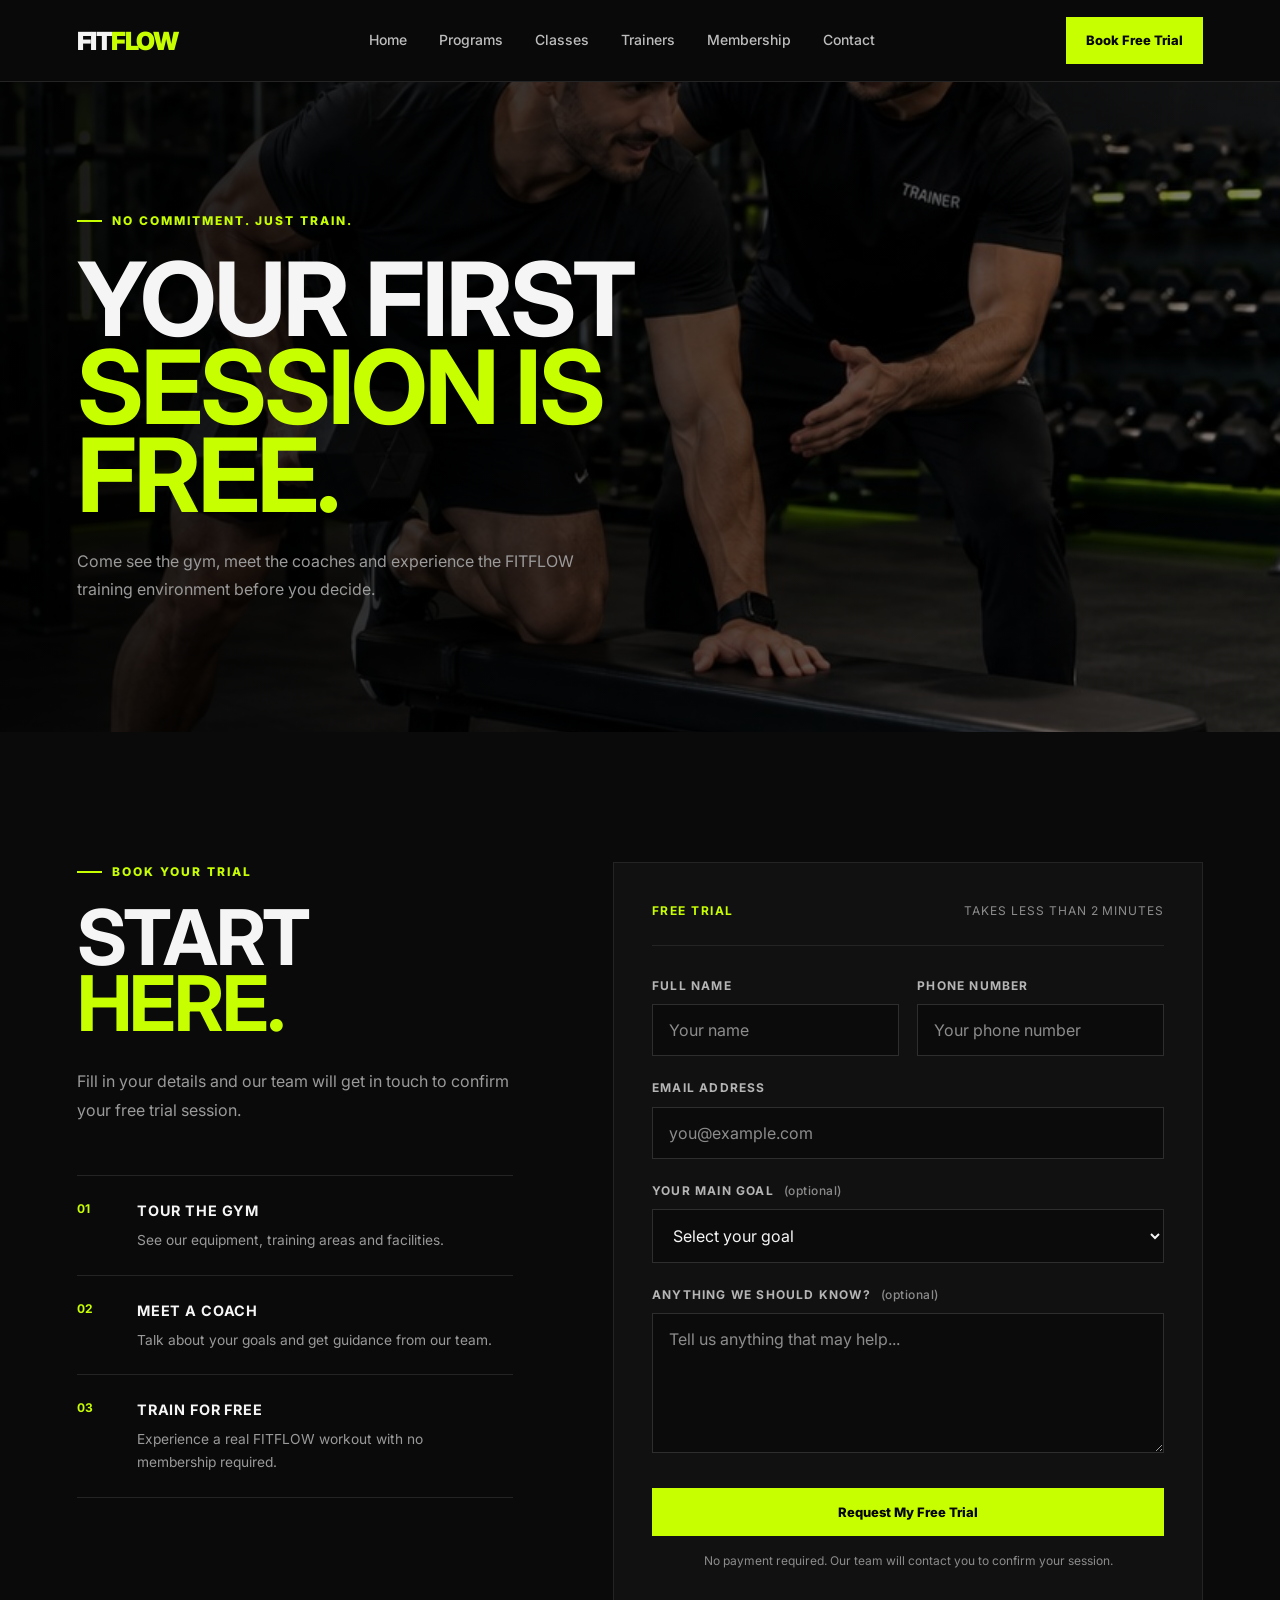
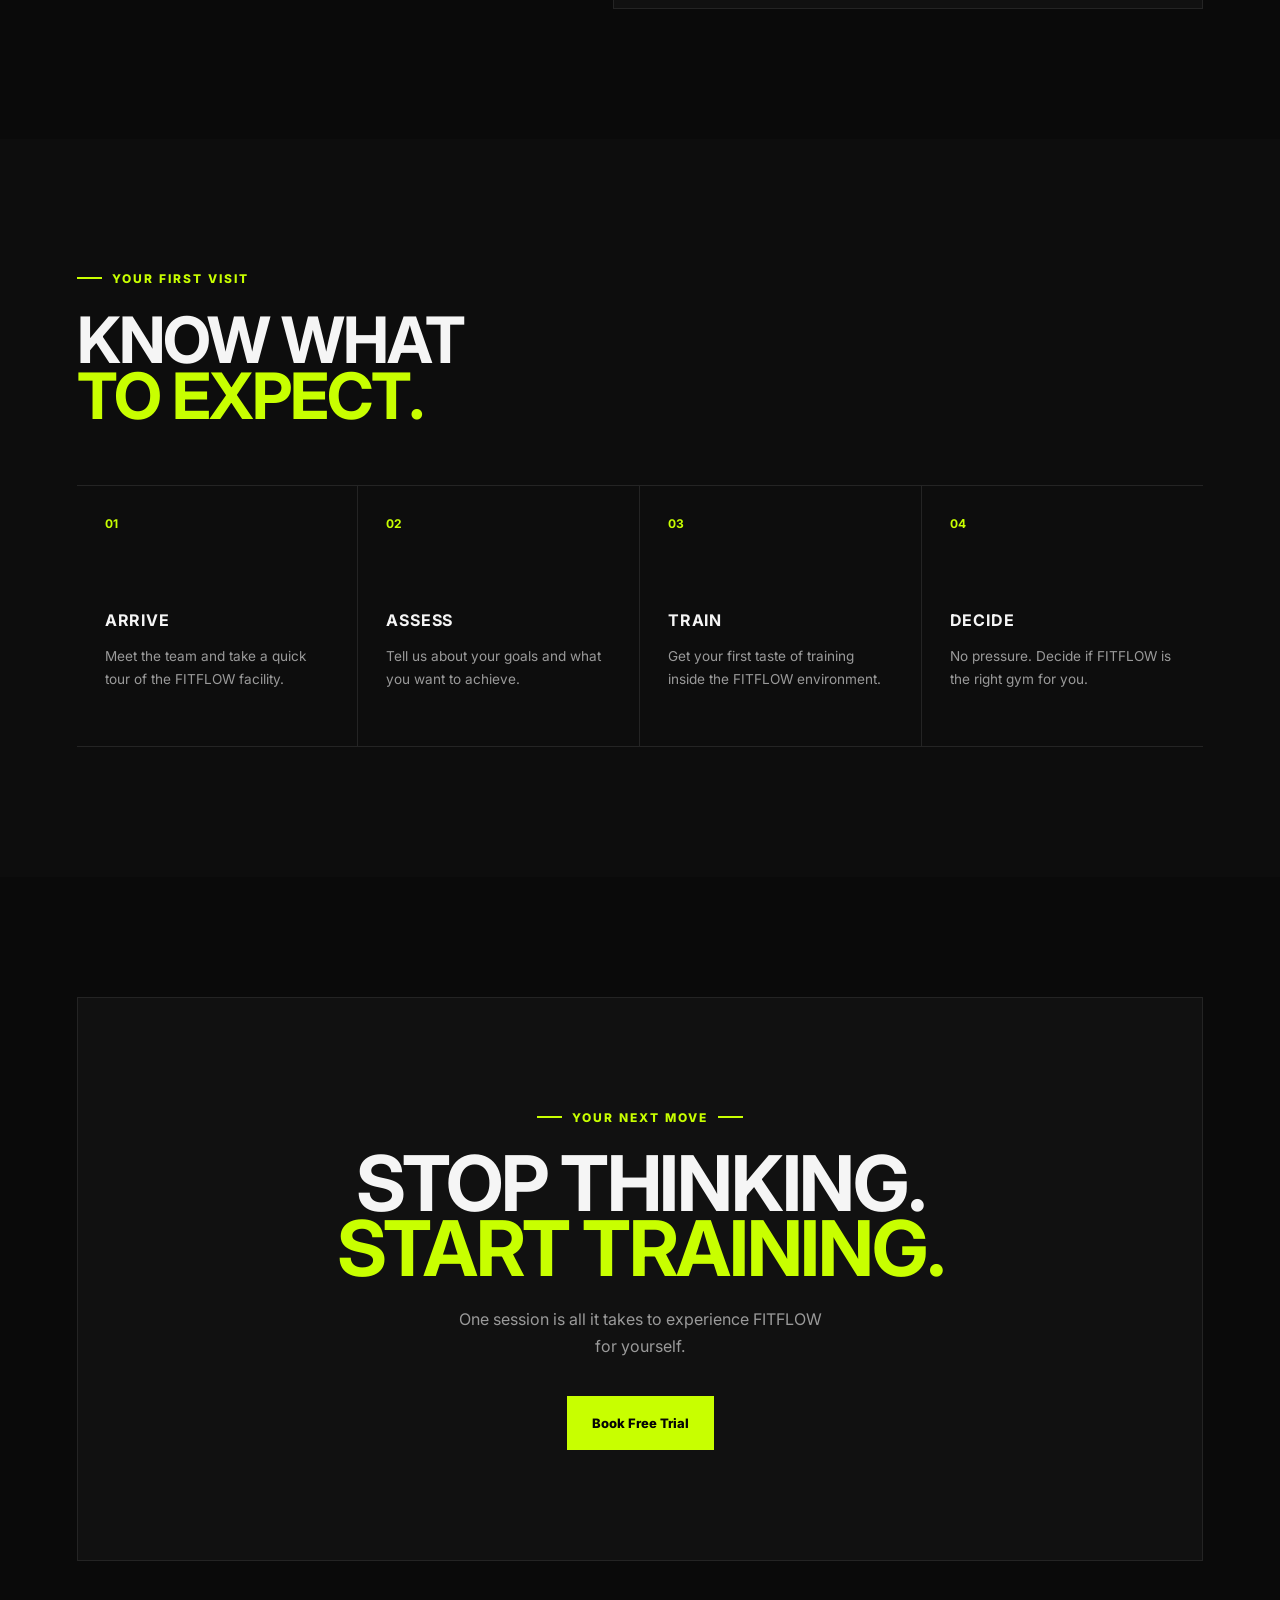
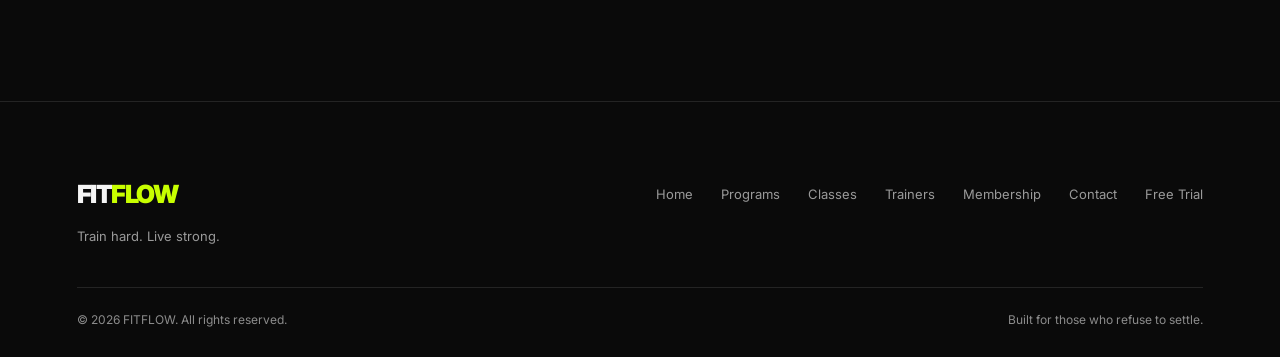
<file: free-trial.html>
<!DOCTYPE html>
<html lang="en">
<head>
    <meta charset="UTF-8">
    <meta name="viewport" content="width=device-width, initial-scale=1.0">

    <title>Free Trial | FITFLOW</title>
    <meta name="description" content="Book a free no-commitment trial session at FITFLOW. No payment required.">
    <meta name="theme-color" content="#0a0a0a">
    <meta property="og:type" content="website">
    <meta property="og:site_name" content="FITFLOW">
    <meta property="og:title" content="Free Trial | FITFLOW">
    <meta property="og:description" content="Book a free no-commitment trial session at FITFLOW. No payment required.">
    <link rel="icon" href="data:image/svg+xml,%3Csvg xmlns='http://www.w3.org/2000/svg' viewBox='0 0 32 32'%3E%3Crect width='32' height='32' fill='%230a0a0a'/%3E%3Cpath d='M9 7h15v4.5H14v3h8v4.5h-8V25H9z' fill='%23c8ff00'/%3E%3C/svg%3E">

    <link rel="preconnect" href="https://fonts.googleapis.com">
    <link rel="preconnect" href="https://fonts.gstatic.com" crossorigin>

    <link href="https://fonts.googleapis.com/css2?family=Inter:wght@400;500;600;700;800&display=swap" rel="stylesheet">

    <link rel="stylesheet" href="style.css">
    <link rel="stylesheet" href="free-trial.css">
    <noscript><style>
        /* Without JavaScript the mobile menu button cannot work, so show the links inline. */
        @media (max-width: 1000px) {
            .menu-btn { display: none; }
            .navbar { height: auto; flex-wrap: wrap; padding-top: 14px; padding-bottom: 8px; position: static; }
            .nav-links { display: flex; position: static; flex-direction: row; flex-wrap: wrap; gap: 0 20px; width: 100%; order: 3; padding: 6px 0; border: 0; background: none; }
            .nav-links a { border: 0; padding: 8px 0; font-size: 14px; }
            .nav-links .nav-cta-mobile { display: none; }
        }
    </style></noscript>
</head>

<body>
    <a class="skip-link" href="#main">Skip to content</a>


    <!-- NAVBAR -->

    <header class="navbar" id="navbar">
        <a href="index.html" class="logo">FIT<span>FLOW</span></a>

        <nav class="nav-links" id="navLinks" aria-label="Main navigation">
            <a href="index.html">Home</a><a href="programs.html">Programs</a><a href="classes.html">Classes</a><a href="trainers.html">Trainers</a><a href="membership.html">Membership</a><a href="contact.html">Contact</a>
            <a href="free-trial.html" class="nav-cta-mobile">Book Free Trial</a>
        </nav>

        <a href="free-trial.html" class="nav-cta active" aria-current="page">Book Free Trial</a>

        <button class="menu-btn" id="menuBtn" type="button" aria-label="Open menu" aria-expanded="false" aria-controls="navLinks">
            <span class="menu-icon" aria-hidden="true"></span>
        </button>
    </header>


    <main id="main">

        <!-- HERO -->

        <section class="trial-hero">

            <div class="container">

                <div class="trial-hero-content">

                    <p class="eyebrow">NO COMMITMENT. JUST TRAIN.</p>

                    <h1>
                        YOUR FIRST<br>
                        <span>SESSION IS FREE.</span>
                    </h1>

                    <p>
                        Come see the gym, meet the coaches and experience
                        the FITFLOW training environment before you decide.
                    </p>

                </div>

            </div>

        </section>


        <!-- BOOKING SECTION -->

        <section class="trial-booking section">

            <div class="container trial-grid">

                <!-- LEFT -->

                <div class="trial-info">

                    <p class="eyebrow">BOOK YOUR TRIAL</p>

                    <h2>
                        START<br>
                        <span>HERE.</span>
                    </h2>

                    <p class="trial-intro">
                        Fill in your details and our team will get in touch
                        to confirm your free trial session.
                    </p>


                    <div class="trial-benefits">

                        <div class="trial-benefit">

                            <span>01</span>

                            <div>
                                <h3>TOUR THE GYM</h3>
                                <p>
                                    See our equipment, training areas
                                    and facilities.
                                </p>
                            </div>

                        </div>


                        <div class="trial-benefit">

                            <span>02</span>

                            <div>
                                <h3>MEET A COACH</h3>
                                <p>
                                    Talk about your goals and get
                                    guidance from our team.
                                </p>
                            </div>

                        </div>


                        <div class="trial-benefit">

                            <span>03</span>

                            <div>
                                <h3>TRAIN FOR FREE</h3>
                                <p>
                                    Experience a real FITFLOW workout
                                    with no membership required.
                                </p>
                            </div>

                        </div>

                    </div>

                </div>


                <!-- FORM -->

                <div class="trial-form-wrapper">

                    <div class="form-header">

                        <span>FREE TRIAL</span>

                        <p>TAKES LESS THAN 2 MINUTES</p>

                    </div>

                  <form class="trial-form" id="trial-form" novalidate data-endpoint="" data-fallback-tel="+919876543210" data-fallback-email="hello@fitflow.com">
                        <!-- OWNER TO SUPPLY: set data-endpoint to a form-handling URL (e.g. Formspree) so requests are really delivered.
                             Until then the form validates but sends nothing and says so honestly. The tel/email fallbacks above are placeholders. -->

                        <div class="form-row">

                            <div class="form-group">

                                <label for="name">
                                    FULL NAME
                                </label>

                                <input
                                    type="text"
                                    id="name" autocomplete="name"
                                    name="name"
                                    placeholder="Your name"
                                    required
                                >

                            </div>


                            <div class="form-group">

                                <label for="phone">
                                    PHONE NUMBER
                                </label>

                                <input
                                    type="tel"
                                    id="phone" autocomplete="tel"
                                    name="phone"
                                    placeholder="Your phone number"
                                    required
                                >

                            </div>

                        </div>


                        <div class="form-group">

                            <label for="email">
                                EMAIL ADDRESS
                            </label>

                            <input
                                type="email"
                                id="email" autocomplete="email"
                                name="email"
                                placeholder="you@example.com"
                                required
                            >

                        </div>


                        <div class="form-group">

                            <label for="goal">
                                YOUR MAIN GOAL <span class="opt">(optional)</span>
                            </label>

                            <select id="goal" name="goal">

                                <option value="">
                                    Select your goal
                                </option>

                                <option value="strength">
                                    Build Strength
                                </option>

                                <option value="muscle">
                                    Build Muscle
                                </option>

                                <option value="fitness">
                                    Improve Fitness
                                </option>

                                <option value="weight-loss">
                                    Lose Weight
                                </option>

                                <option value="general">
                                    General Fitness
                                </option>

                            </select>

                        </div>


                        <div class="form-group">

                            <label for="message">
                                ANYTHING WE SHOULD KNOW? <span class="opt">(optional)</span>
                            </label>

                            <textarea
                                id="message"
                                name="message"
                                rows="4"
                                placeholder="Tell us anything that may help..."
                            ></textarea>

                        </div>


                        <button
                            type="submit"
                            class="btn btn-primary form-submit"
                        >
                            Request My Free Trial
                        </button>


                        <p class="form-note">
                            No payment required. Our team will contact
                            you to confirm your session.
                        </p>

                    </form>

                </div>

            </div>

        </section>


        <!-- WHAT TO EXPECT -->

        <section class="trial-expect section">

            <div class="container">

                <div class="expect-heading">

                    <p class="eyebrow">YOUR FIRST VISIT</p>

                    <h2>
                        KNOW WHAT<br>
                        <span>TO EXPECT.</span>
                    </h2>

                </div>


                <div class="expect-grid">

                    <div class="expect-card">

                        <span>01</span>

                        <h3>ARRIVE</h3>

                        <p>
                            Meet the team and take a quick tour
                            of the FITFLOW facility.
                        </p>

                    </div>


                    <div class="expect-card">

                        <span>02</span>

                        <h3>ASSESS</h3>

                        <p>
                            Tell us about your goals and what
                            you want to achieve.
                        </p>

                    </div>


                    <div class="expect-card">

                        <span>03</span>

                        <h3>TRAIN</h3>

                        <p>
                            Get your first taste of training
                            inside the FITFLOW environment.
                        </p>

                    </div>


                    <div class="expect-card">

                        <span>04</span>

                        <h3>DECIDE</h3>

                        <p>
                            No pressure. Decide if FITFLOW
                            is the right gym for you.
                        </p>

                    </div>

                </div>

            </div>

        </section>


        <!-- FINAL CTA -->

        <section class="trial-final section">

            <div class="container">

                <div class="trial-final-box">

                    <p class="eyebrow">YOUR NEXT MOVE</p>

                    <h2>
                        STOP THINKING.<br>
                        <span>START TRAINING.</span>
                    </h2>

                    <p>
                        One session is all it takes to experience
                        FITFLOW for yourself.
                    </p>

                    <a href="#trial-form" class="btn btn-primary">
                        Book Free Trial
                    </a>

                </div>

            </div>

        </section>

    </main>


    <!-- FOOTER -->

    <footer class="footer">
        <div class="container footer-grid">
            <div class="footer-brand">
                <a href="index.html" class="logo">FIT<span>FLOW</span></a>
                <p>Train hard. Live strong.</p>
            </div>

            <nav class="footer-links" aria-label="Footer navigation">
                <a href="index.html">Home</a>
                <a href="programs.html">Programs</a>
                <a href="classes.html">Classes</a>
                <a href="trainers.html">Trainers</a>
                <a href="membership.html">Membership</a>
                <a href="contact.html">Contact</a>
                <a href="free-trial.html">Free Trial</a>
            </nav>
        </div>

        <div class="container">
            <div class="footer-bottom">
                <p>© 2026 FITFLOW. All rights reserved.</p>
                <p>Built for those who refuse to settle.</p>
            </div>
        </div>

        <!-- OWNER TO SUPPLY: the footer previously linked to Instagram, Facebook and WhatsApp
             with "#" placeholders. They were removed so no link goes nowhere. Add the gym's real
             profile URLs here, e.g. <a href="https://..." rel="noopener noreferrer">Instagram</a>. -->
    </footer>

    <script src="script.js"></script>
</body>
</html>
</file>
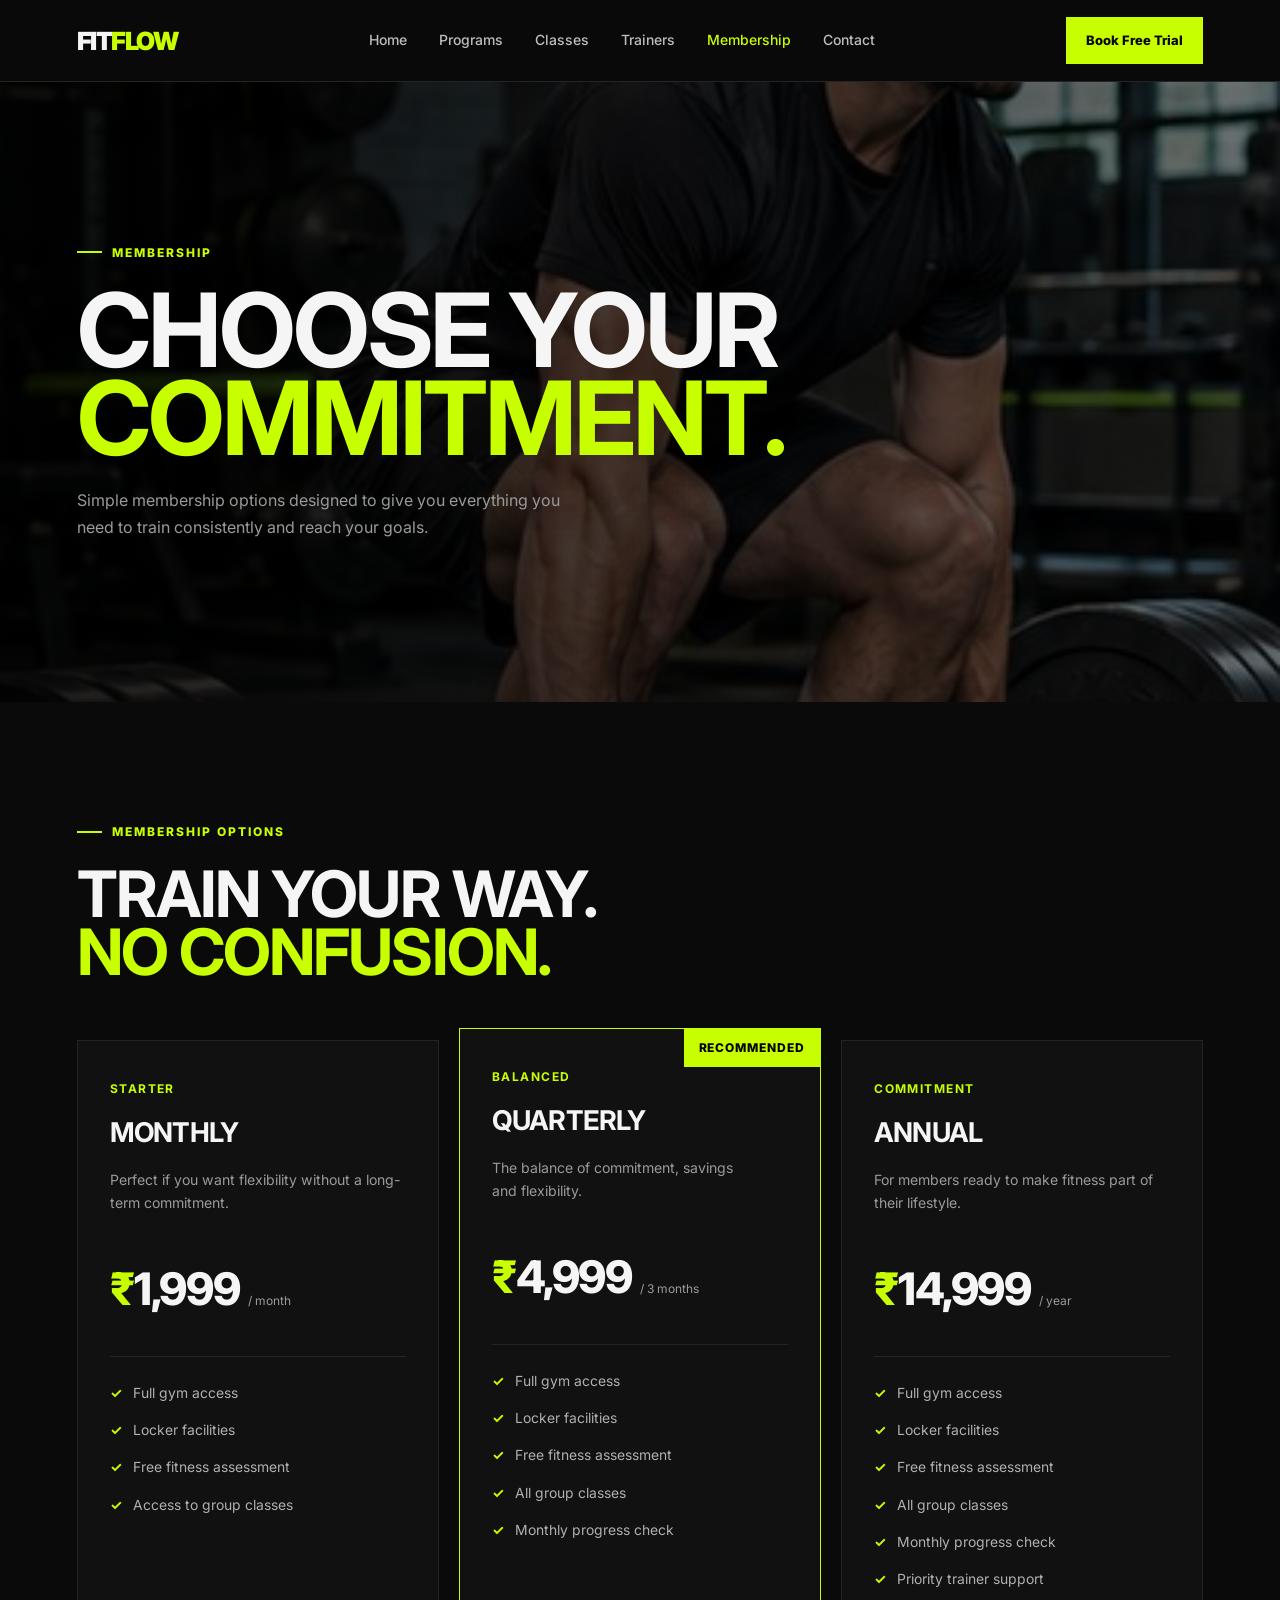
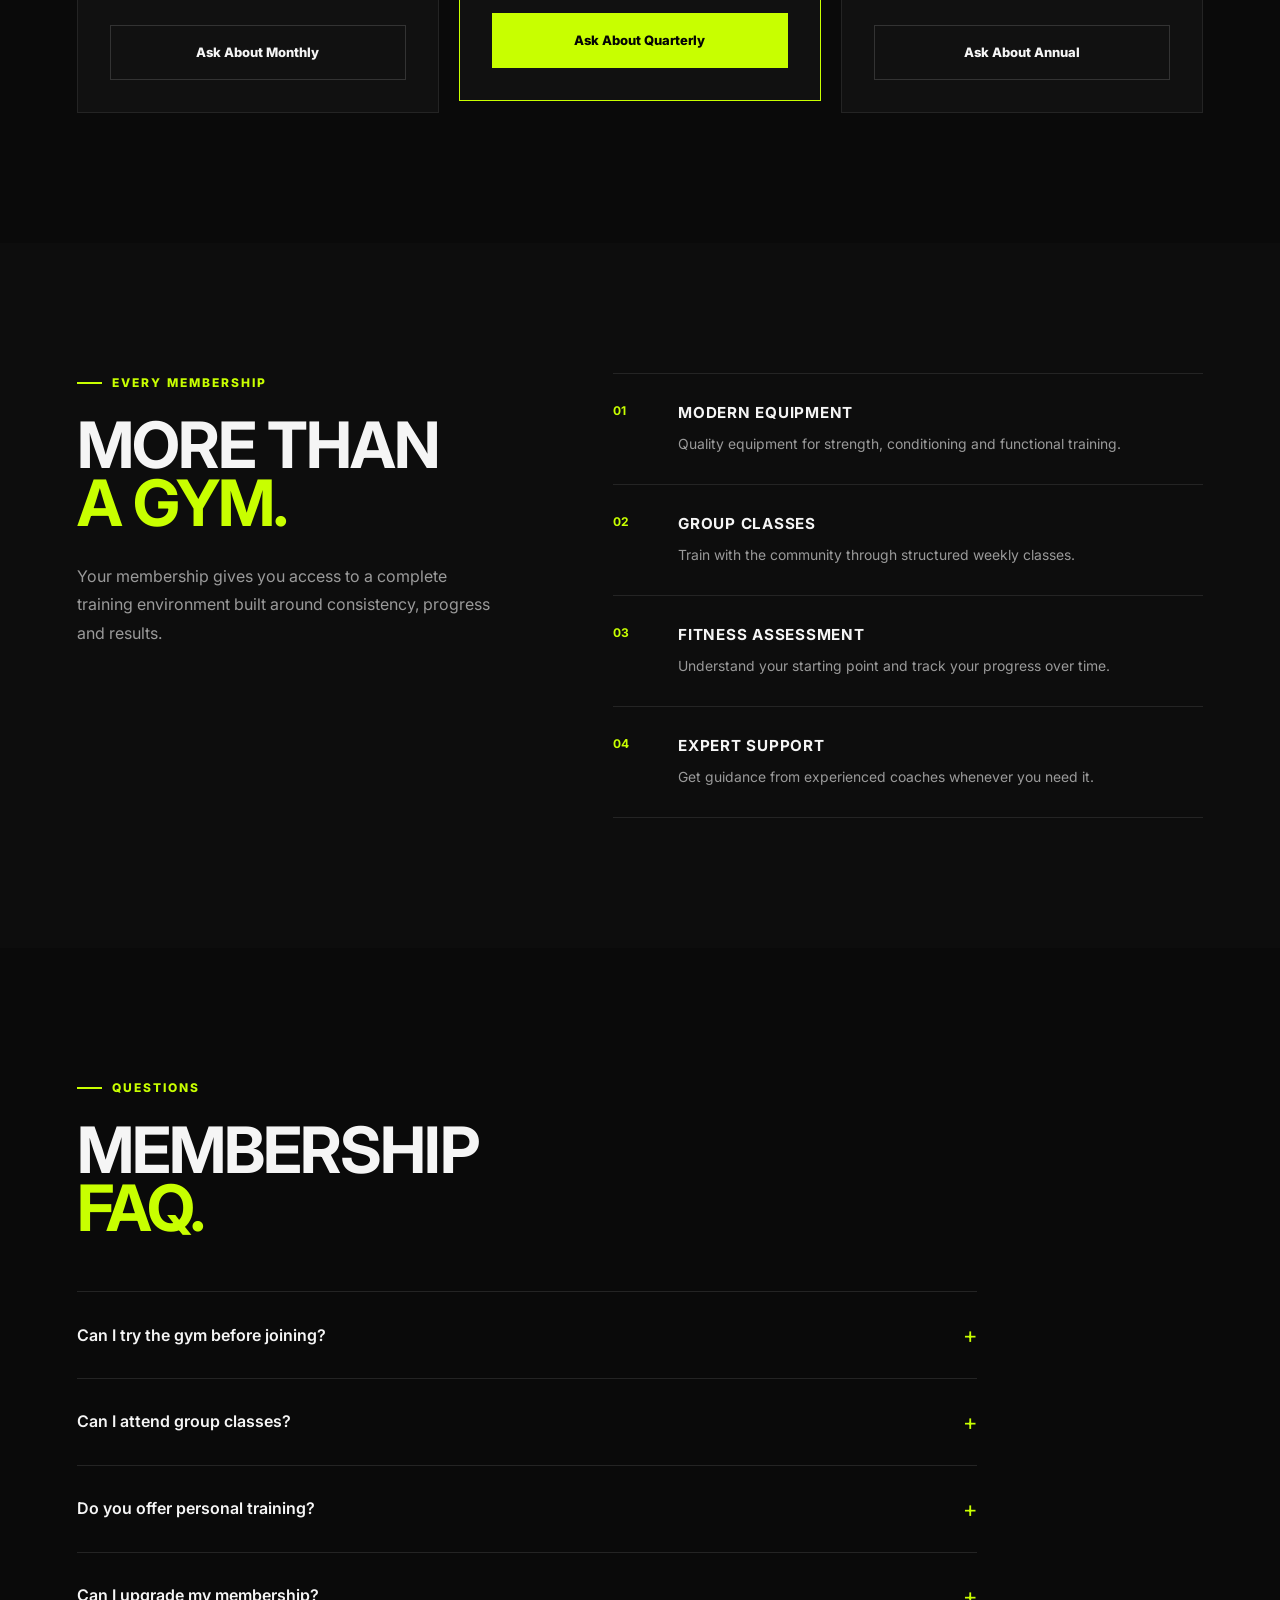
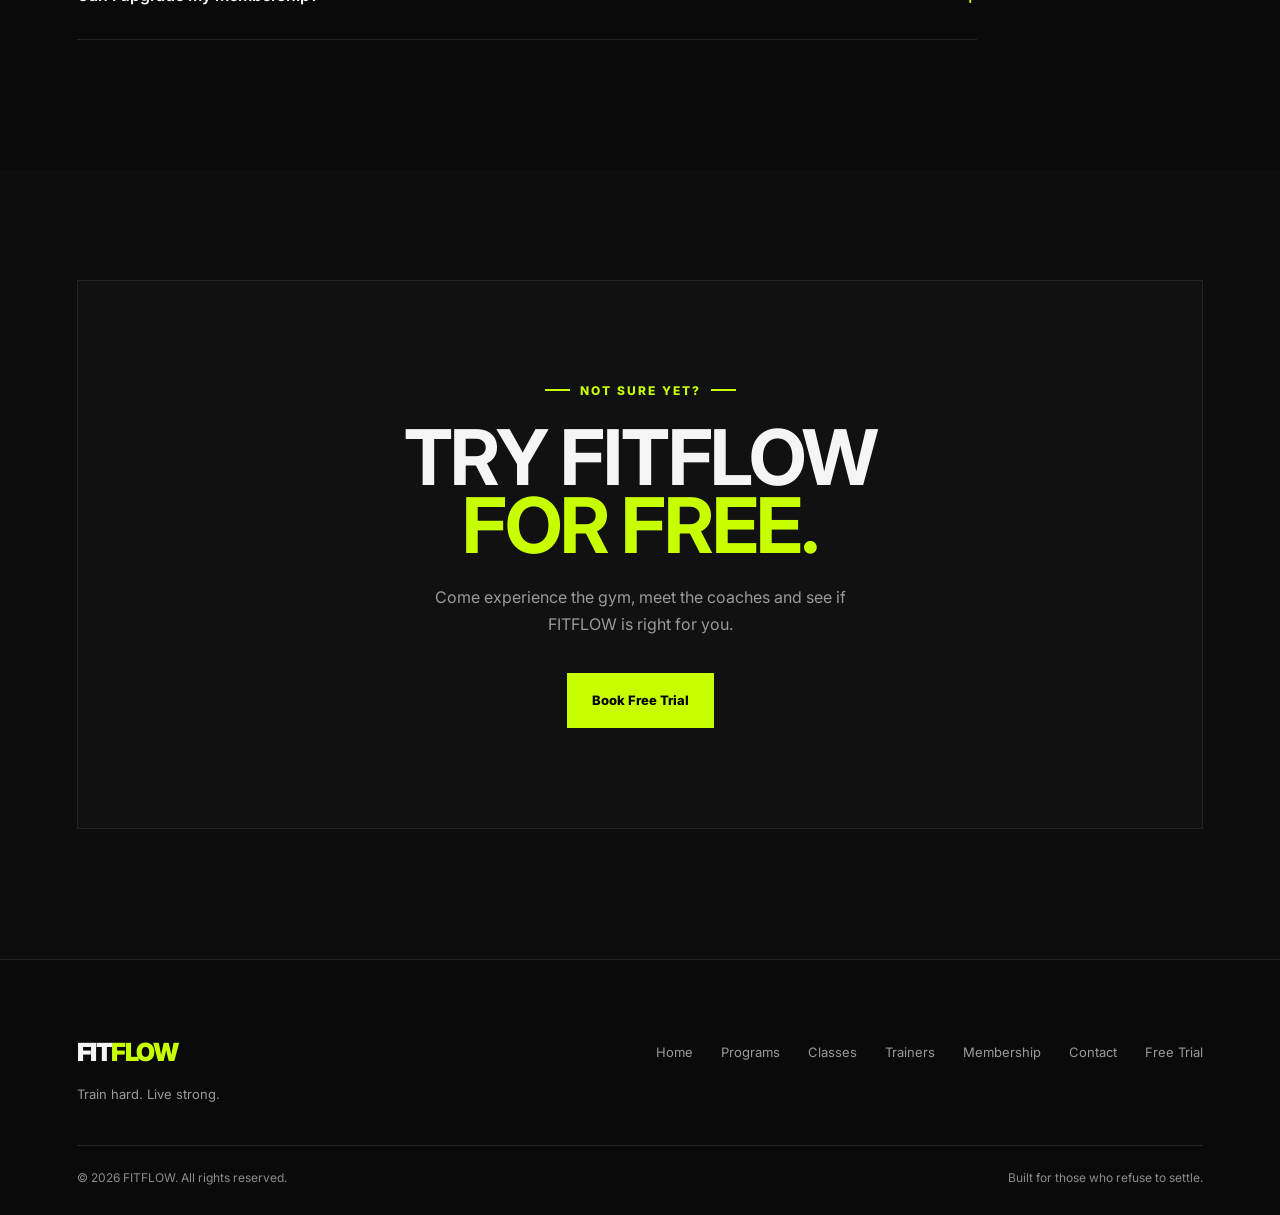
<file: membership.html>
<!DOCTYPE html>
<html lang="en">
<head>
    <meta charset="UTF-8">
    <meta name="viewport" content="width=device-width, initial-scale=1.0">

    <title>Membership | FITFLOW</title>
    <meta name="description" content="Compare FITFLOW membership plans and choose the commitment that fits your goals.">
    <meta name="theme-color" content="#0a0a0a">
    <meta property="og:type" content="website">
    <meta property="og:site_name" content="FITFLOW">
    <meta property="og:title" content="Membership | FITFLOW">
    <meta property="og:description" content="Compare FITFLOW membership plans and choose the commitment that fits your goals.">
    <link rel="icon" href="data:image/svg+xml,%3Csvg xmlns='http://www.w3.org/2000/svg' viewBox='0 0 32 32'%3E%3Crect width='32' height='32' fill='%230a0a0a'/%3E%3Cpath d='M9 7h15v4.5H14v3h8v4.5h-8V25H9z' fill='%23c8ff00'/%3E%3C/svg%3E">

    <link rel="preconnect" href="https://fonts.googleapis.com">
    <link rel="preconnect" href="https://fonts.gstatic.com" crossorigin>

    <link href="https://fonts.googleapis.com/css2?family=Inter:wght@400;500;600;700;800&display=swap" rel="stylesheet">

    <link rel="stylesheet" href="style.css">
    <link rel="stylesheet" href="membership.css">
    <noscript><style>
        /* Without JavaScript the mobile menu button cannot work, so show the links inline. */
        @media (max-width: 1000px) {
            .menu-btn { display: none; }
            .navbar { height: auto; flex-wrap: wrap; padding-top: 14px; padding-bottom: 8px; position: static; }
            .nav-links { display: flex; position: static; flex-direction: row; flex-wrap: wrap; gap: 0 20px; width: 100%; order: 3; padding: 6px 0; border: 0; background: none; }
            .nav-links a { border: 0; padding: 8px 0; font-size: 14px; }
            .nav-links .nav-cta-mobile { display: none; }
        }
    </style></noscript>
</head>

<body>
    <a class="skip-link" href="#main">Skip to content</a>


    <!-- =========================
         NAVBAR
    ========================== -->

    <header class="navbar" id="navbar">
        <a href="index.html" class="logo">FIT<span>FLOW</span></a>

        <nav class="nav-links" id="navLinks" aria-label="Main navigation">
            <a href="index.html">Home</a><a href="programs.html">Programs</a><a href="classes.html">Classes</a><a href="trainers.html">Trainers</a><a href="membership.html" class="active" aria-current="page">Membership</a><a href="contact.html">Contact</a>
            <a href="free-trial.html" class="nav-cta-mobile">Book Free Trial</a>
        </nav>

        <a href="free-trial.html" class="nav-cta">Book Free Trial</a>

        <button class="menu-btn" id="menuBtn" type="button" aria-label="Open menu" aria-expanded="false" aria-controls="navLinks">
            <span class="menu-icon" aria-hidden="true"></span>
        </button>
    </header>


    <!-- =========================
         HERO
    ========================== -->

    <main id="main">

        <section class="membership-hero">

            <div class="container">

                <div class="membership-hero-content">

                    <p class="eyebrow">MEMBERSHIP</p>

                    <h1>
                        CHOOSE YOUR<br>
                        <span>COMMITMENT.</span>
                    </h1>

                    <p>
                        Simple membership options designed to give you
                        everything you need to train consistently and
                        reach your goals.
                    </p>

                </div>

            </div>

        </section>


        <!-- =========================
             MEMBERSHIP PLANS
        ========================== -->

        <section class="membership-plans section">

            <div class="container">

                <div class="section-heading">

                    <p class="eyebrow">MEMBERSHIP OPTIONS</p>

                    <h2>
                        TRAIN YOUR WAY.<br>
                        <span>NO CONFUSION.</span>
                    </h2>

                </div>


                <div class="pricing-grid">


                    <!-- PLAN 1 -->

                    <article class="pricing-card">

                        <div class="pricing-top">

                            <p class="plan-label">STARTER</p>

                            <h3>MONTHLY</h3>

                            <p class="plan-description">
                                Perfect if you want flexibility
                                without a long-term commitment.
                            </p>

                            <div class="price">
                                <span>₹</span>1,999
                                <small>/ month</small>
                            </div>

                        </div>

                        <div class="pricing-divider"></div>

                        <ul class="feature-list">

                            <li>Full gym access</li>
                            <li>Locker facilities</li>
                            <li>Free fitness assessment</li>
                            <li>Access to group classes</li>

                        </ul>

                        <a href="contact.html?subject=membership&amp;plan=Monthly" class="btn btn-outline" aria-label="Ask about the Monthly plan">Ask About Monthly</a>

                    </article>


                    <!-- PLAN 2 -->

                    <article class="pricing-card featured">

                        <div class="popular-badge">
                            RECOMMENDED
                        </div>

                        <div class="pricing-top">

                            <p class="plan-label">BALANCED</p>

                            <h3>QUARTERLY</h3>

                            <p class="plan-description">
                                The balance of commitment,
                                savings and flexibility.
                            </p>

                            <div class="price">
                                <span>₹</span>4,999
                                <small>/ 3 months</small>
                            </div>

                        </div>

                        <div class="pricing-divider"></div>

                        <ul class="feature-list">

                            <li>Full gym access</li>
                            <li>Locker facilities</li>
                            <li>Free fitness assessment</li>
                            <li>All group classes</li>
                            <li>Monthly progress check</li>

                        </ul>

                        <a href="contact.html?subject=membership&amp;plan=Quarterly" class="btn btn-primary" aria-label="Ask about the Quarterly plan">Ask About Quarterly</a>

                    </article>


                    <!-- PLAN 3 -->

                    <article class="pricing-card">

                        <div class="pricing-top">

                            <p class="plan-label">COMMITMENT</p>

                            <h3>ANNUAL</h3>

                            <p class="plan-description">
                                For members ready to make fitness
                                part of their lifestyle.
                            </p>

                            <div class="price">
                                <span>₹</span>14,999
                                <small>/ year</small>
                            </div>

                        </div>

                        <div class="pricing-divider"></div>

                        <ul class="feature-list">

                            <li>Full gym access</li>
                            <li>Locker facilities</li>
                            <li>Free fitness assessment</li>
                            <li>All group classes</li>
                            <li>Monthly progress check</li>
                            <li>Priority trainer support</li>

                        </ul>

                        <a href="contact.html?subject=membership&amp;plan=Annual" class="btn btn-outline" aria-label="Ask about the Annual plan">Ask About Annual</a>

                    </article>

                </div>

            </div>

        </section>


        <!-- =========================
             WHAT'S INCLUDED
        ========================== -->

        <section class="membership-benefits section">

            <div class="container">

                <div class="benefits-grid">

                    <div class="benefits-heading">

                        <p class="eyebrow">EVERY MEMBERSHIP</p>

                        <h2>
                            MORE THAN<br>
                            <span>A GYM.</span>
                        </h2>

                        <p>
                            Your membership gives you access to a complete
                            training environment built around consistency,
                            progress and results.
                        </p>

                    </div>


                    <div class="benefits-list">

                        <div class="benefit-item">

                            <span>01</span>

                            <div>
                                <h3>MODERN EQUIPMENT</h3>

                                <p>
                                    Quality equipment for strength,
                                    conditioning and functional training.
                                </p>
                            </div>

                        </div>


                        <div class="benefit-item">

                            <span>02</span>

                            <div>
                                <h3>GROUP CLASSES</h3>

                                <p>
                                    Train with the community through
                                    structured weekly classes.
                                </p>
                            </div>

                        </div>


                        <div class="benefit-item">

                            <span>03</span>

                            <div>
                                <h3>FITNESS ASSESSMENT</h3>

                                <p>
                                    Understand your starting point and
                                    track your progress over time.
                                </p>
                            </div>

                        </div>


                        <div class="benefit-item">

                            <span>04</span>

                            <div>
                                <h3>EXPERT SUPPORT</h3>

                                <p>
                                    Get guidance from experienced coaches
                                    whenever you need it.
                                </p>
                            </div>

                        </div>

                    </div>

                </div>

            </div>

        </section>


        <!-- =========================
             FAQ
        ========================== -->

        <section class="membership-faq section">

            <div class="container">

                <div class="faq-heading">

                    <p class="eyebrow">QUESTIONS</p>

                    <h2>
                        MEMBERSHIP<br>
                        <span>FAQ.</span>
                    </h2>

                </div>


                <div class="faq-list">

                    <details>
                        <summary>
                            Can I try the gym before joining?
                            <span>+</span>
                        </summary>

                        <p>
                            Yes. Book a free trial and experience
                            FITFLOW before choosing a membership.
                        </p>
                    </details>


                    <details>
                        <summary>
                            Can I attend group classes?
                            <span>+</span>
                        </summary>

                        <p>
                            Group classes are included with selected
                            memberships. Check the plan details above.
                        </p>
                    </details>


                    <details>
                        <summary>
                            Do you offer personal training?
                            <span>+</span>
                        </summary>

                        <p>
                            Yes. Personal training is available with
                            our experienced coaching team.
                        </p>
                    </details>


                    <details>
                        <summary>
                            Can I upgrade my membership?
                            <span>+</span>
                        </summary>

                        <p>
                            Yes. Speak with the FITFLOW team and we can
                            help you choose a membership that fits your goals.
                        </p>
                    </details>

                </div>

            </div>

        </section>


        <!-- =========================
             CTA
        ========================== -->

        <section class="membership-cta section">

            <div class="container">

                <div class="cta-box">

                    <p class="eyebrow">NOT SURE YET?</p>

                    <h2>
                        TRY FITFLOW<br>
                        <span>FOR FREE.</span>
                    </h2>

                    <p>
                        Come experience the gym, meet the coaches
                        and see if FITFLOW is right for you.
                    </p>

                    <a href="free-trial.html" class="btn btn-primary">
                        Book Free Trial
                    </a>

                </div>

            </div>

        </section>

    </main>


    <!-- =========================
         FOOTER
    ========================== -->

    <footer class="footer">
        <div class="container footer-grid">
            <div class="footer-brand">
                <a href="index.html" class="logo">FIT<span>FLOW</span></a>
                <p>Train hard. Live strong.</p>
            </div>

            <nav class="footer-links" aria-label="Footer navigation">
                <a href="index.html">Home</a>
                <a href="programs.html">Programs</a>
                <a href="classes.html">Classes</a>
                <a href="trainers.html">Trainers</a>
                <a href="membership.html">Membership</a>
                <a href="contact.html">Contact</a>
                <a href="free-trial.html">Free Trial</a>
            </nav>
        </div>

        <div class="container">
            <div class="footer-bottom">
                <p>© 2026 FITFLOW. All rights reserved.</p>
                <p>Built for those who refuse to settle.</p>
            </div>
        </div>

        <!-- OWNER TO SUPPLY: the footer previously linked to Instagram, Facebook and WhatsApp
             with "#" placeholders. They were removed so no link goes nowhere. Add the gym's real
             profile URLs here, e.g. <a href="https://..." rel="noopener noreferrer">Instagram</a>. -->
    </footer>

    <script src="script.js"></script>
</body>
</html>
</file>
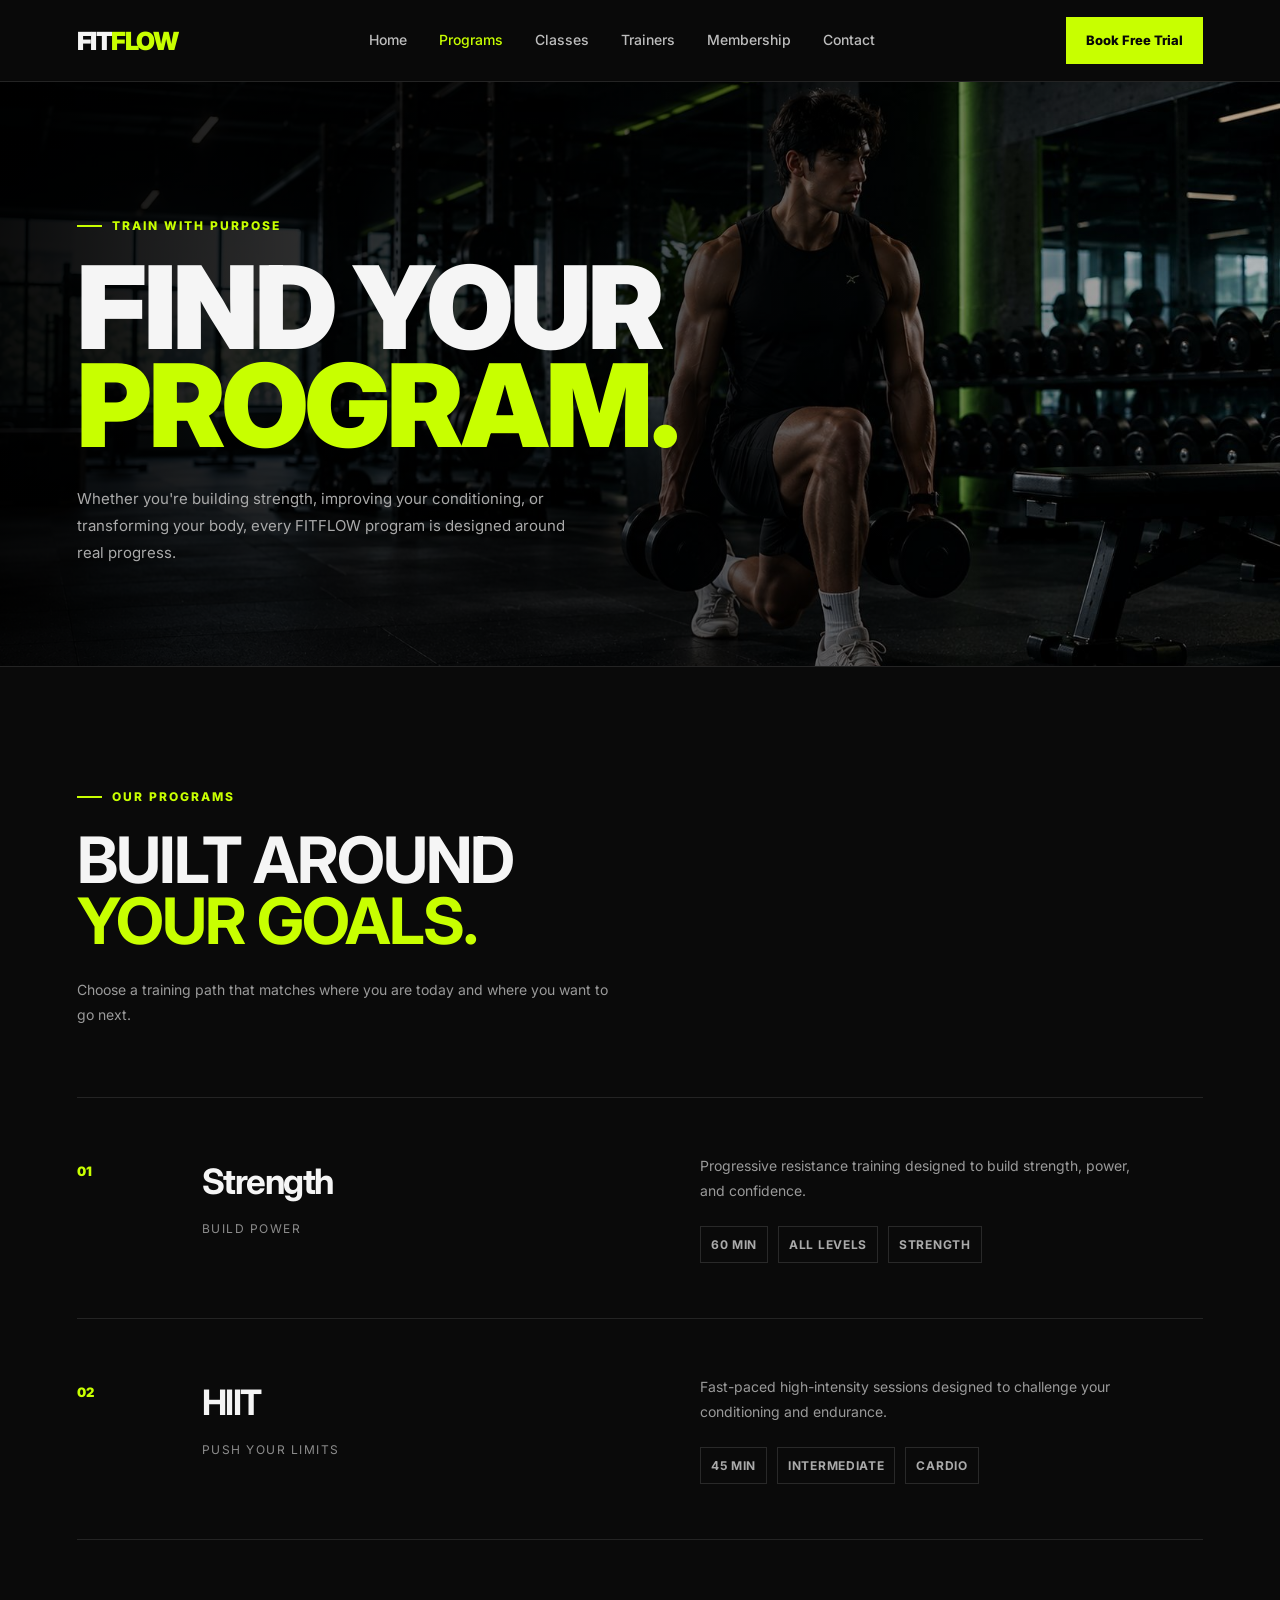
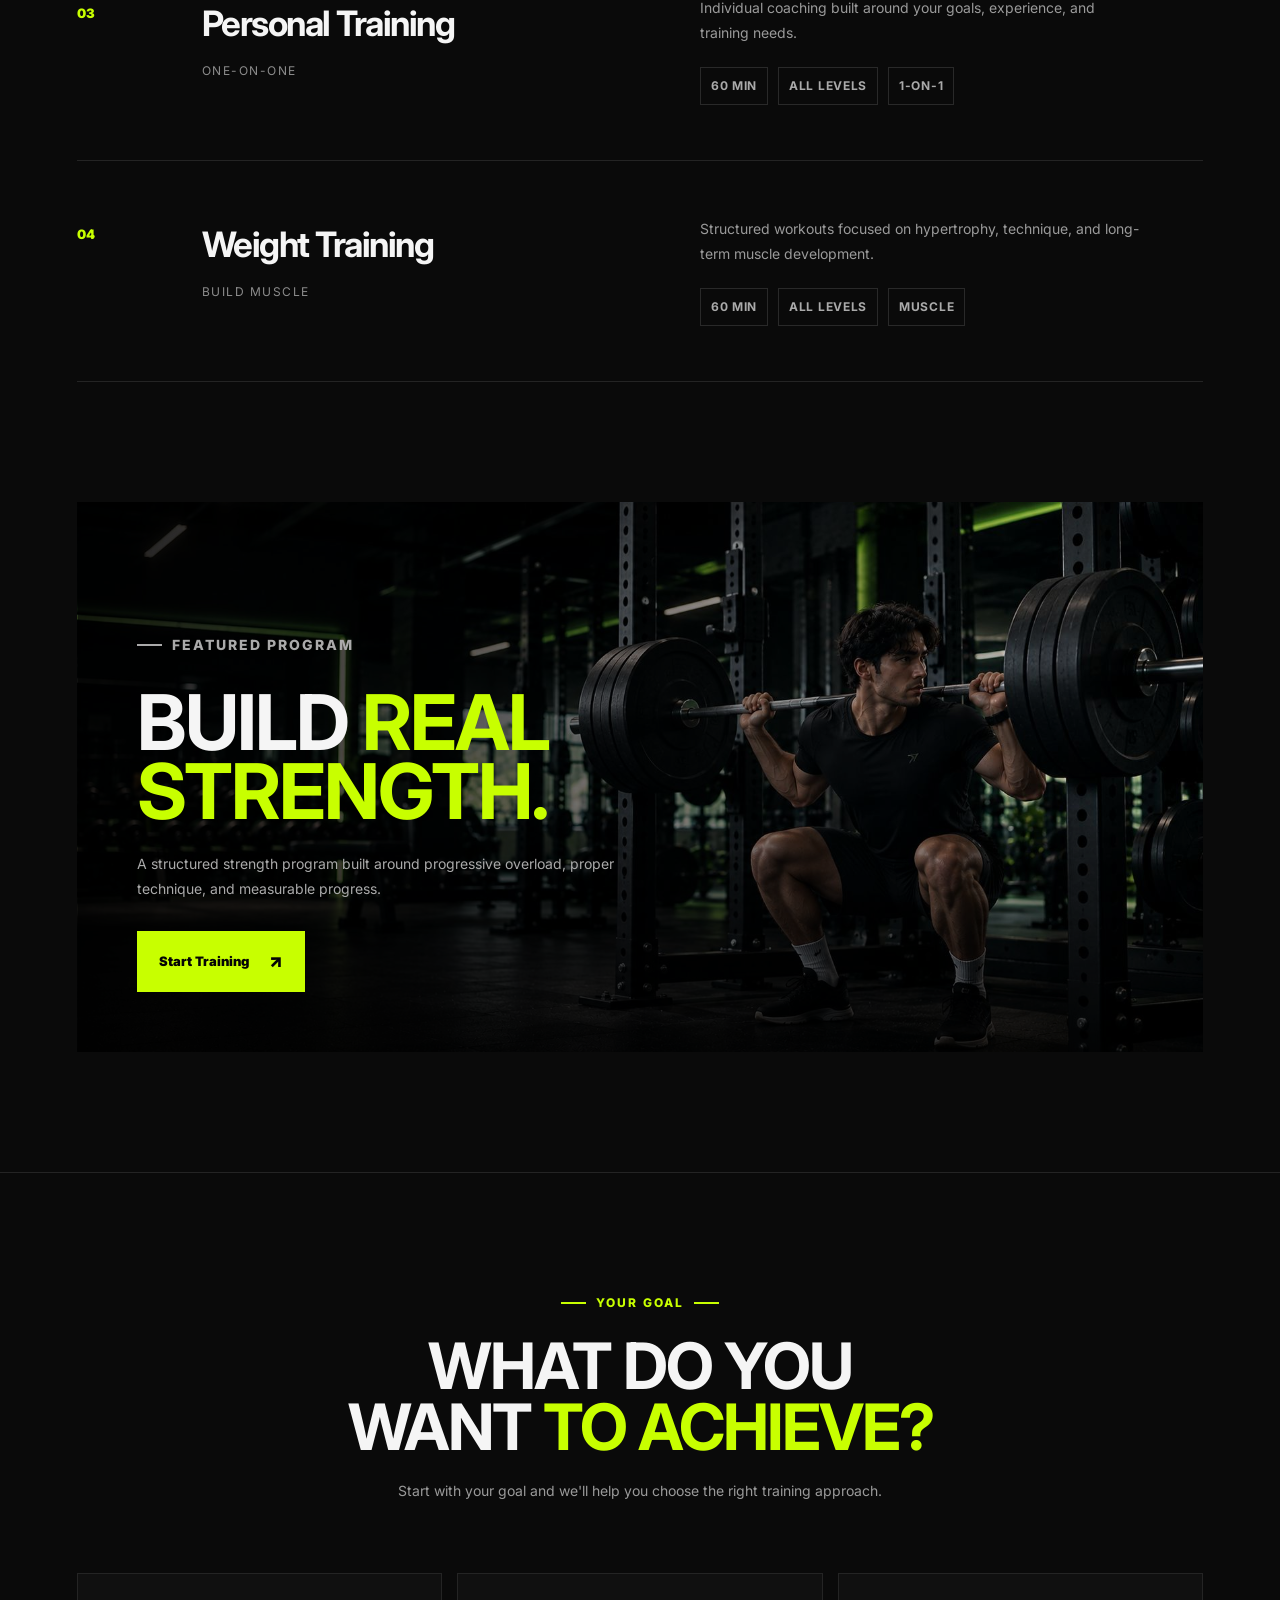
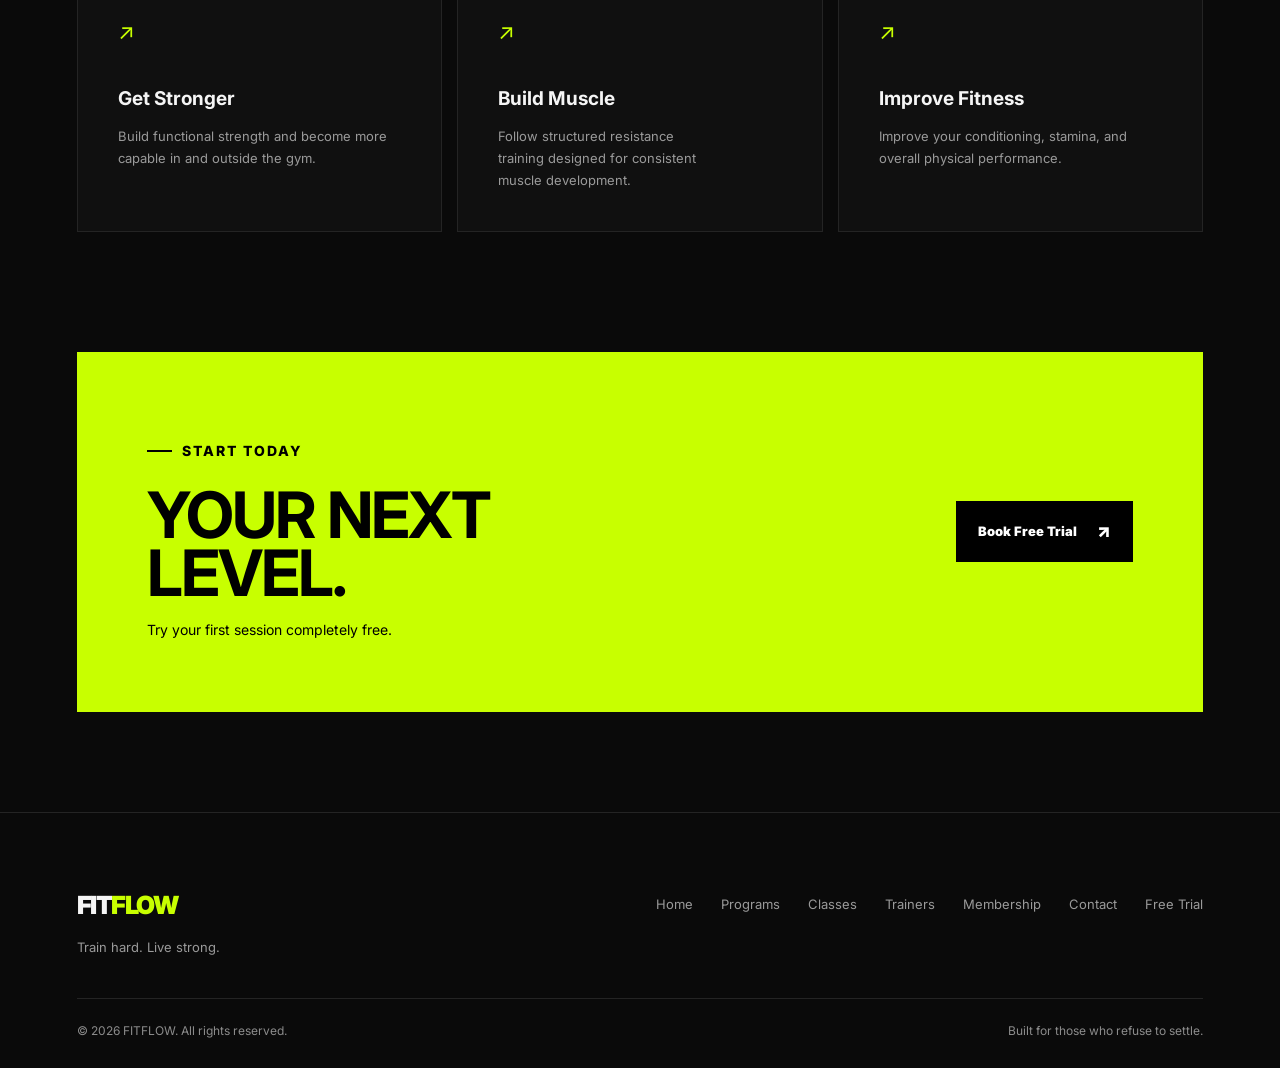
<file: programs.html>
<!DOCTYPE html>
<html lang="en">
<head>
    <meta charset="UTF-8">
    <meta name="viewport" content="width=device-width, initial-scale=1.0">

    <title>Programs | FITFLOW</title>
    <meta name="description" content="Explore FITFLOW training programs: strength, HIIT, personal training and weight training for every level.">
    <meta name="theme-color" content="#0a0a0a">
    <meta property="og:type" content="website">
    <meta property="og:site_name" content="FITFLOW">
    <meta property="og:title" content="Programs | FITFLOW">
    <meta property="og:description" content="Explore FITFLOW training programs: strength, HIIT, personal training and weight training for every level.">
    <link rel="icon" href="data:image/svg+xml,%3Csvg xmlns='http://www.w3.org/2000/svg' viewBox='0 0 32 32'%3E%3Crect width='32' height='32' fill='%230a0a0a'/%3E%3Cpath d='M9 7h15v4.5H14v3h8v4.5h-8V25H9z' fill='%23c8ff00'/%3E%3C/svg%3E">

    <link rel="preconnect" href="https://fonts.googleapis.com">
    <link rel="preconnect" href="https://fonts.gstatic.com" crossorigin>

    <link href="https://fonts.googleapis.com/css2?family=Inter:wght@400;500;600;700;800;900&display=swap"
          rel="stylesheet">

    <!-- Main shared CSS -->
    <link rel="stylesheet" href="style.css">

    <!-- Programs page CSS -->
    <link rel="stylesheet" href="programs.css">
    <noscript><style>
        /* Without JavaScript the mobile menu button cannot work, so show the links inline. */
        @media (max-width: 1000px) {
            .menu-btn { display: none; }
            .navbar { height: auto; flex-wrap: wrap; padding-top: 14px; padding-bottom: 8px; position: static; }
            .nav-links { display: flex; position: static; flex-direction: row; flex-wrap: wrap; gap: 0 20px; width: 100%; order: 3; padding: 6px 0; border: 0; background: none; }
            .nav-links a { border: 0; padding: 8px 0; font-size: 14px; }
            .nav-links .nav-cta-mobile { display: none; }
        }
    </style></noscript>
</head>

<body>
    <a class="skip-link" href="#main">Skip to content</a>


<!-- =========================
     NAVBAR
========================= -->

<header class="navbar" id="navbar">
        <a href="index.html" class="logo">FIT<span>FLOW</span></a>

        <nav class="nav-links" id="navLinks" aria-label="Main navigation">
            <a href="index.html">Home</a><a href="programs.html" class="active" aria-current="page">Programs</a><a href="classes.html">Classes</a><a href="trainers.html">Trainers</a><a href="membership.html">Membership</a><a href="contact.html">Contact</a>
            <a href="free-trial.html" class="nav-cta-mobile">Book Free Trial</a>
        </nav>

        <a href="free-trial.html" class="nav-cta">Book Free Trial</a>

        <button class="menu-btn" id="menuBtn" type="button" aria-label="Open menu" aria-expanded="false" aria-controls="navLinks">
            <span class="menu-icon" aria-hidden="true"></span>
        </button>
    </header>


<main id="main">

    <!-- =========================
         HERO
    ========================= -->

    <section class="program-hero">

        <div class="program-hero-content">

            <p class="eyebrow">
                <span></span>
                TRAIN WITH PURPOSE
            </p>

            <h1>
                FIND YOUR
                <span>PROGRAM.</span>
            </h1>

            <p class="program-hero-text">
                Whether you're building strength, improving your
                conditioning, or transforming your body, every
                FITFLOW program is designed around real progress.
            </p>

        </div>

    </section>


    <!-- =========================
         PROGRAM LIST
    ========================= -->

    <section class="program-list">

        <div class="program-intro">

            <p class="eyebrow">
                <span></span>
                OUR PROGRAMS
            </p>

            <h2>
                BUILT AROUND
                <span>YOUR GOALS.</span>
            </h2>

            <p>
                Choose a training path that matches where you are
                today and where you want to go next.
            </p>

        </div>


        <!-- PROGRAM 01 -->

        <article class="program-item">

            <div class="program-index">
                01
            </div>

            <div class="program-title">
                <h3>Strength</h3>
                <p>Build Power</p>
            </div>

            <div class="program-description">

                <p>
                    Progressive resistance training designed to
                    build strength, power, and confidence.
                </p>

                <div class="program-meta">
                    <span>60 Min</span>
                    <span>All Levels</span>
                    <span>Strength</span>
                </div>

            </div>

        </article>


        <!-- PROGRAM 02 -->

        <article class="program-item">

            <div class="program-index">
                02
            </div>

            <div class="program-title">
                <h3>HIIT</h3>
                <p>Push Your Limits</p>
            </div>

            <div class="program-description">

                <p>
                    Fast-paced high-intensity sessions designed
                    to challenge your conditioning and endurance.
                </p>

                <div class="program-meta">
                    <span>45 Min</span>
                    <span>Intermediate</span>
                    <span>Cardio</span>
                </div>

            </div>

        </article>


        <!-- PROGRAM 03 -->

        <article class="program-item">

            <div class="program-index">
                03
            </div>

            <div class="program-title">
                <h3>Personal Training</h3>
                <p>One-on-One</p>
            </div>

            <div class="program-description">

                <p>
                    Individual coaching built around your goals,
                    experience, and training needs.
                </p>

                <div class="program-meta">
                    <span>60 Min</span>
                    <span>All Levels</span>
                    <span>1-on-1</span>
                </div>

            </div>

        </article>


        <!-- PROGRAM 04 -->

        <article class="program-item">

            <div class="program-index">
                04
            </div>

            <div class="program-title">
                <h3>Weight Training</h3>
                <p>Build Muscle</p>
            </div>

            <div class="program-description">

                <p>
                    Structured workouts focused on hypertrophy,
                    technique, and long-term muscle development.
                </p>

                <div class="program-meta">
                    <span>60 Min</span>
                    <span>All Levels</span>
                    <span>Muscle</span>
                </div>

            </div>

        </article>

    </section>


    <!-- =========================
         FEATURED PROGRAM
    ========================= -->

    <section class="featured-program">

        <div class="featured-content">

            <p class="eyebrow">
                <span></span>
                FEATURED PROGRAM
            </p>

            <h2>
                BUILD
                <span>REAL STRENGTH.</span>
            </h2>

            <p>
                A structured strength program built around
                progressive overload, proper technique, and
                measurable progress.
            </p>

            <a href="free-trial.html" class="primary-btn">
                Start Training
                <span>↗</span>
            </a>

        </div>

    </section>


    <!-- =========================
         GOALS
    ========================= -->

    <section class="goal-section">

        <div class="goal-heading">

            <p class="eyebrow goal-eyebrow">
                <span></span>
                YOUR GOAL
                <span></span>
            </p>

            <h2>
                WHAT DO YOU WANT
                <span>TO ACHIEVE?</span>
            </h2>

            <p>
                Start with your goal and we'll help you choose
                the right training approach.
            </p>

        </div>


        <div class="goal-grid">

            <a class="goal-card" href="free-trial.html?goal=strength">

                <span aria-hidden="true">↗</span>

                <h3>Get Stronger</h3>

                <p>
                    Build functional strength and become more
                    capable in and outside the gym.
                </p>

            </a>


            <a class="goal-card" href="free-trial.html?goal=muscle">

                <span aria-hidden="true">↗</span>

                <h3>Build Muscle</h3>

                <p>
                    Follow structured resistance training designed
                    for consistent muscle development.
                </p>

            </a>


            <a class="goal-card" href="free-trial.html?goal=fitness">

                <span aria-hidden="true">↗</span>

                <h3>Improve Fitness</h3>

                <p>
                    Improve your conditioning, stamina, and overall
                    physical performance.
                </p>

            </a>

        </div>

    </section>


    <!-- =========================
         CTA
    ========================= -->

    <section class="program-cta">

        <div>

            <p class="eyebrow">
                <span></span>
                START TODAY
            </p>

            <h2>
                YOUR NEXT
                <br>
                <span>LEVEL.</span>
            </h2>

            <p>
                Try your first session completely free.
            </p>

        </div>

        <a href="free-trial.html" class="primary-btn">
            Book Free Trial
            <span>↗</span>
        </a>

    </section>

</main>


<!-- =========================
     FOOTER
========================= -->

<footer class="footer">
        <div class="container footer-grid">
            <div class="footer-brand">
                <a href="index.html" class="logo">FIT<span>FLOW</span></a>
                <p>Train hard. Live strong.</p>
            </div>

            <nav class="footer-links" aria-label="Footer navigation">
                <a href="index.html">Home</a>
                <a href="programs.html">Programs</a>
                <a href="classes.html">Classes</a>
                <a href="trainers.html">Trainers</a>
                <a href="membership.html">Membership</a>
                <a href="contact.html">Contact</a>
                <a href="free-trial.html">Free Trial</a>
            </nav>
        </div>

        <div class="container">
            <div class="footer-bottom">
                <p>© 2026 FITFLOW. All rights reserved.</p>
                <p>Built for those who refuse to settle.</p>
            </div>
        </div>

        <!-- OWNER TO SUPPLY: the footer previously linked to Instagram, Facebook and WhatsApp
             with "#" placeholders. They were removed so no link goes nowhere. Add the gym's real
             profile URLs here, e.g. <a href="https://..." rel="noopener noreferrer">Instagram</a>. -->
    </footer>


<script src="script.js"></script>

</body>
</html>
</file>
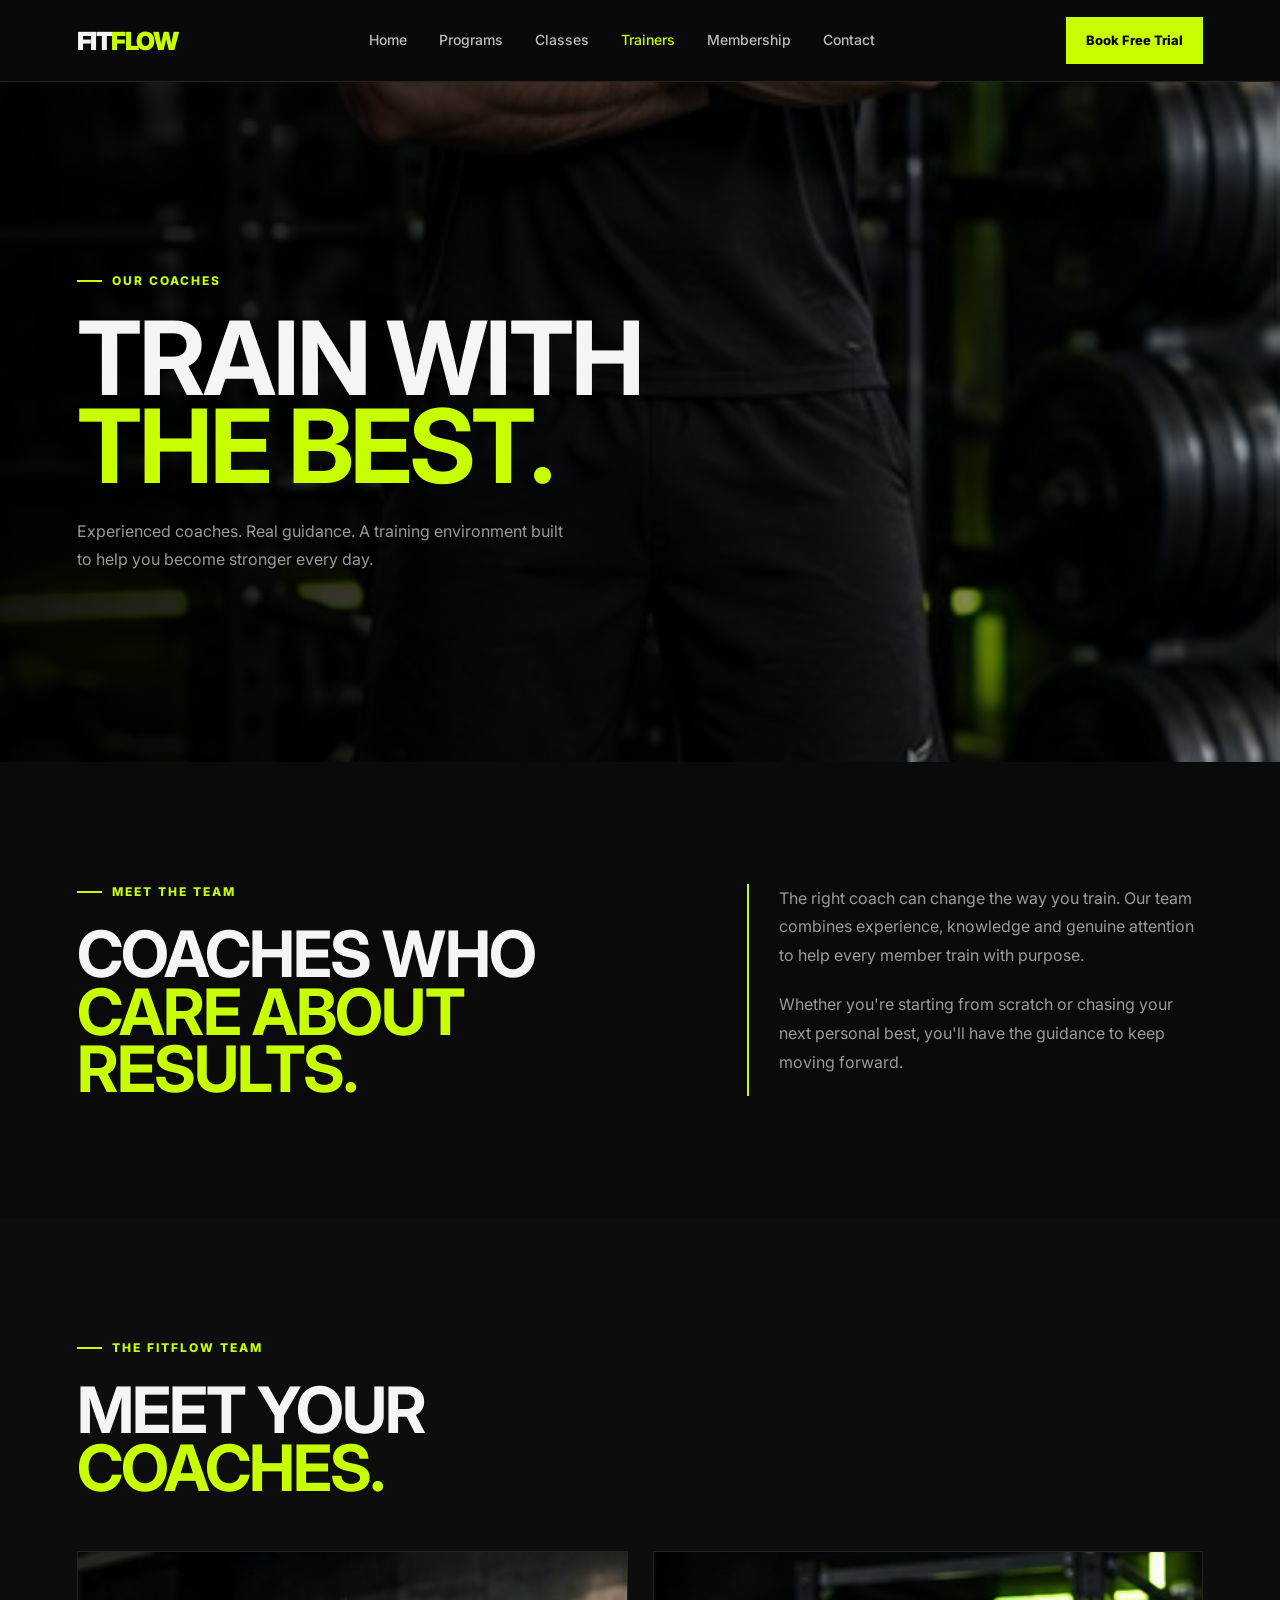
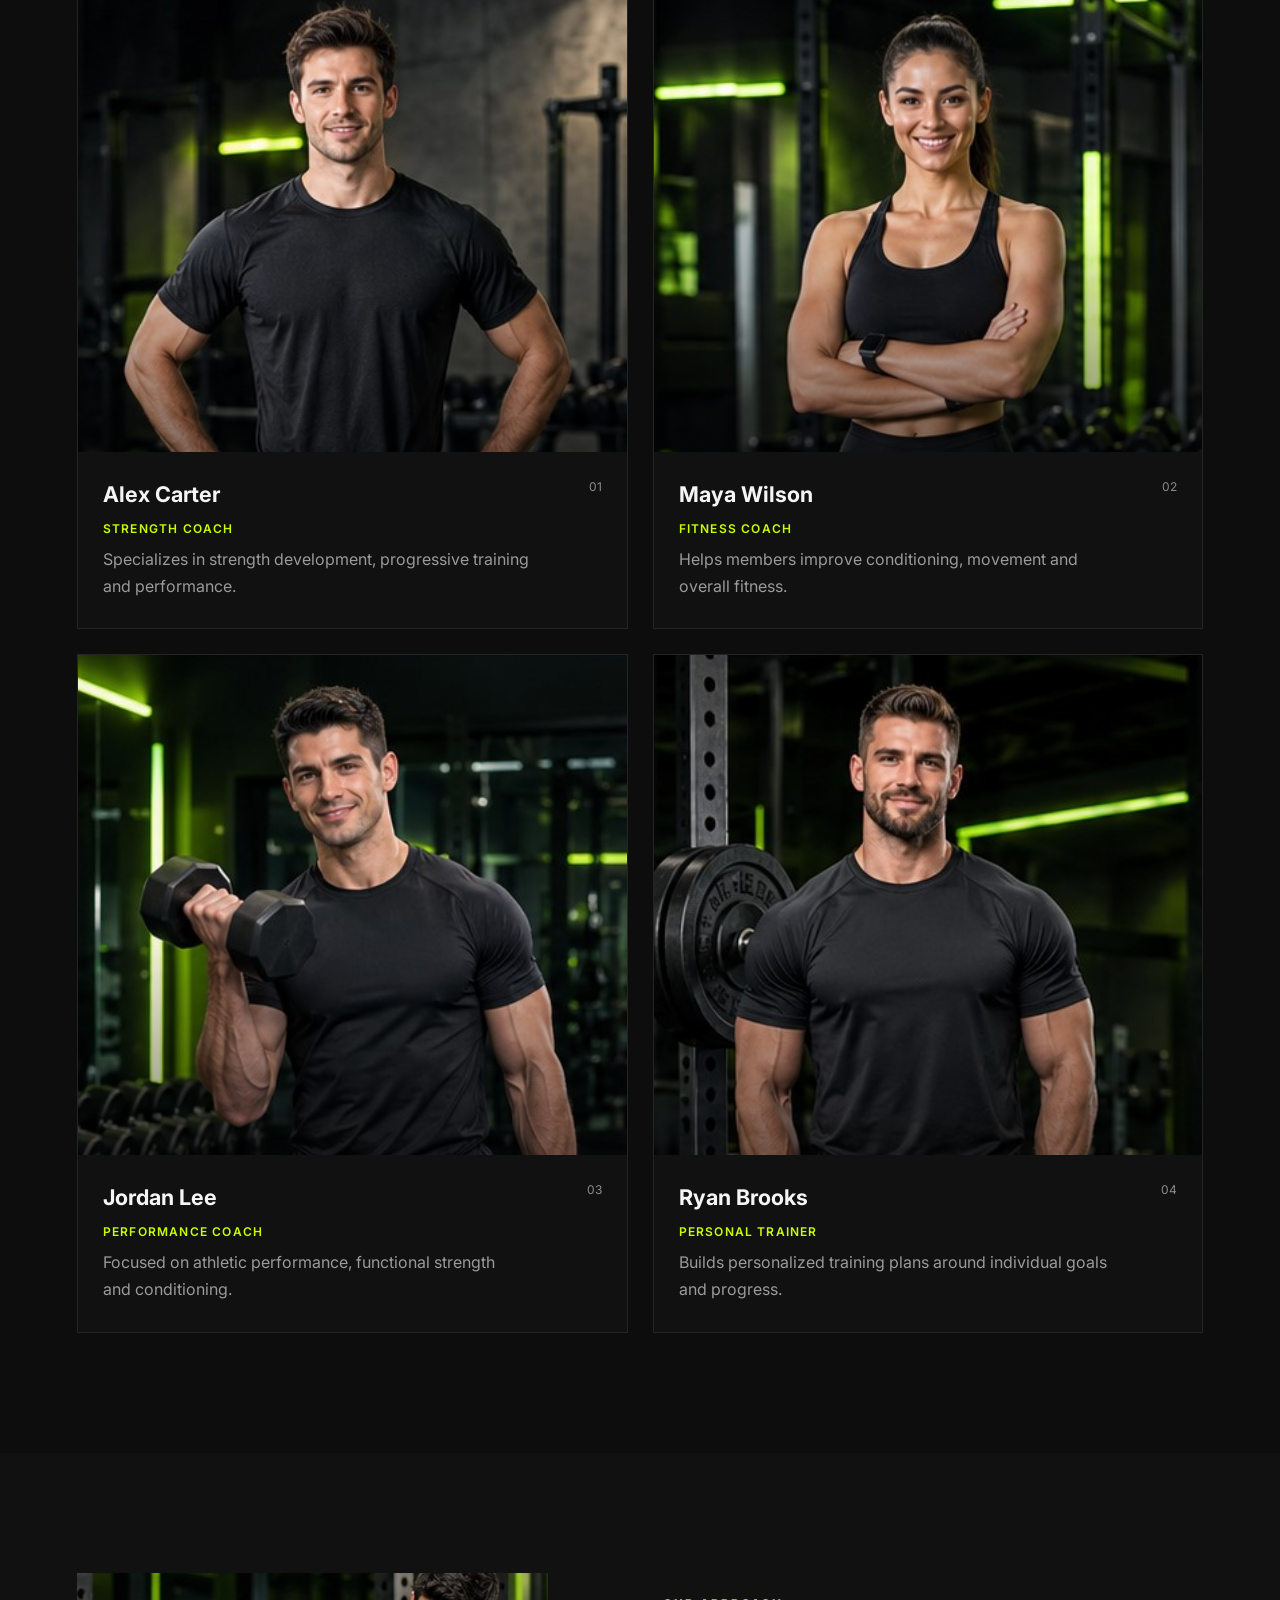
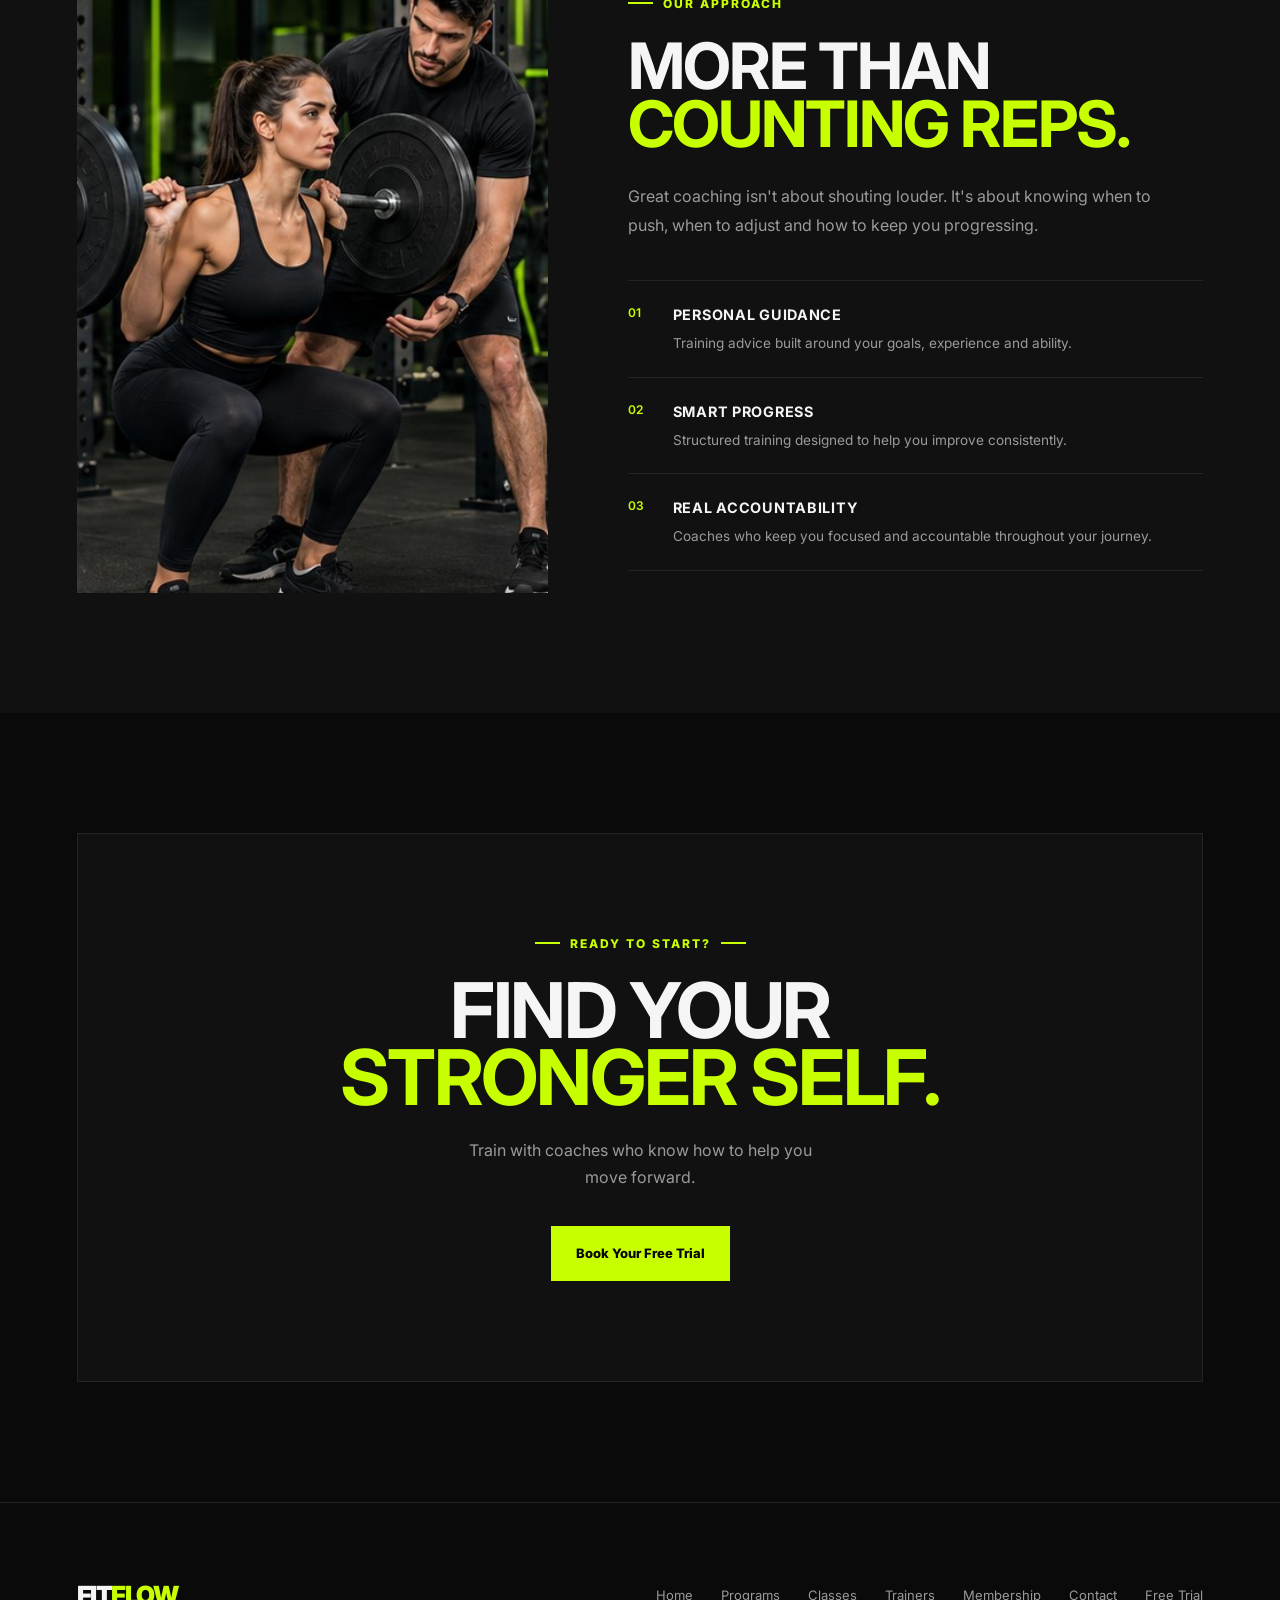
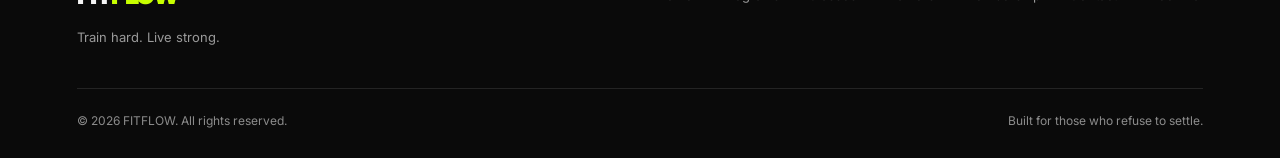
<file: trainers.html>
<!DOCTYPE html>
<html lang="en">
<head>
    <meta charset="UTF-8">
    <meta name="viewport" content="width=device-width, initial-scale=1.0">

    <title>Trainers | FITFLOW</title>
    <meta name="description" content="Meet the experienced FITFLOW coaches who will help you reach your goals.">
    <meta name="theme-color" content="#0a0a0a">
    <meta property="og:type" content="website">
    <meta property="og:site_name" content="FITFLOW">
    <meta property="og:title" content="Trainers | FITFLOW">
    <meta property="og:description" content="Meet the experienced FITFLOW coaches who will help you reach your goals.">
    <link rel="icon" href="data:image/svg+xml,%3Csvg xmlns='http://www.w3.org/2000/svg' viewBox='0 0 32 32'%3E%3Crect width='32' height='32' fill='%230a0a0a'/%3E%3Cpath d='M9 7h15v4.5H14v3h8v4.5h-8V25H9z' fill='%23c8ff00'/%3E%3C/svg%3E">

    <link rel="preconnect" href="https://fonts.googleapis.com">
    <link rel="preconnect" href="https://fonts.gstatic.com" crossorigin>

    <link href="https://fonts.googleapis.com/css2?family=Inter:wght@400;500;600;700;800&display=swap" rel="stylesheet">

    <link rel="stylesheet" href="style.css">
    <link rel="stylesheet" href="trainers.css">
    <noscript><style>
        /* Without JavaScript the mobile menu button cannot work, so show the links inline. */
        @media (max-width: 1000px) {
            .menu-btn { display: none; }
            .navbar { height: auto; flex-wrap: wrap; padding-top: 14px; padding-bottom: 8px; position: static; }
            .nav-links { display: flex; position: static; flex-direction: row; flex-wrap: wrap; gap: 0 20px; width: 100%; order: 3; padding: 6px 0; border: 0; background: none; }
            .nav-links a { border: 0; padding: 8px 0; font-size: 14px; }
            .nav-links .nav-cta-mobile { display: none; }
        }
    </style></noscript>
</head>

<body>
    <a class="skip-link" href="#main">Skip to content</a>


    <!-- =========================
         NAVBAR
    ========================== -->

    <header class="navbar" id="navbar">
        <a href="index.html" class="logo">FIT<span>FLOW</span></a>

        <nav class="nav-links" id="navLinks" aria-label="Main navigation">
            <a href="index.html">Home</a><a href="programs.html">Programs</a><a href="classes.html">Classes</a><a href="trainers.html" class="active" aria-current="page">Trainers</a><a href="membership.html">Membership</a><a href="contact.html">Contact</a>
            <a href="free-trial.html" class="nav-cta-mobile">Book Free Trial</a>
        </nav>

        <a href="free-trial.html" class="nav-cta">Book Free Trial</a>

        <button class="menu-btn" id="menuBtn" type="button" aria-label="Open menu" aria-expanded="false" aria-controls="navLinks">
            <span class="menu-icon" aria-hidden="true"></span>
        </button>
    </header>


    <!-- =========================
         HERO
    ========================== -->

    <main id="main">

        <section class="trainers-hero">

            <div class="container">

                <div class="trainers-hero-content">

                    <p class="eyebrow">OUR COACHES</p>

                    <h1>
                        TRAIN WITH<br>
                        <span>THE BEST.</span>
                    </h1>

                    <p class="hero-description">
                        Experienced coaches. Real guidance.
                        A training environment built to help you
                        become stronger every day.
                    </p>

                </div>

            </div>

        </section>


        <!-- =========================
             INTRO
        ========================== -->

        <section class="trainers-intro section">

            <div class="container intro-grid">

                <div>
                    <p class="eyebrow">MEET THE TEAM</p>

                    <h2>
                        COACHES WHO<br>
                        <span>CARE ABOUT RESULTS.</span>
                    </h2>
                </div>

                <div class="intro-text">

                    <p>
                        The right coach can change the way you train.
                        Our team combines experience, knowledge and
                        genuine attention to help every member train
                        with purpose.
                    </p>

                    <p>
                        Whether you're starting from scratch or chasing
                        your next personal best, you'll have the guidance
                        to keep moving forward.
                    </p>

                </div>

            </div>

        </section>


        <!-- =========================
             TRAINER GRID
        ========================== -->

        <section class="trainer-section section">

            <div class="container">

                <div class="section-heading">

                    <div>
                        <p class="eyebrow">THE FITFLOW TEAM</p>

                        <h2>
                            MEET YOUR<br>
                            <span>COACHES.</span>
                        </h2>
                    </div>

                </div>


                <div class="trainer-grid">


                    <!-- TRAINER 1 -->

                    <article class="trainer-card">

                        <div class="trainer-image">
                            <img loading="lazy" decoding="async" src="images/trainer-1.jpg" width="409" height="938" alt="Portrait of Alex Carter, Strength Coach">
                        </div>

                        <div class="trainer-info">

                            <div>
                                <h3>Alex Carter</h3>
                                <p>Strength Coach</p>
                            </div>

                            <span class="trainer-number">01</span>

                        </div>

                        <p class="trainer-description">
                            Specializes in strength development,
                            progressive training and performance.
                        </p>

                    </article>


                    <!-- TRAINER 2 -->

                    <article class="trainer-card">

                        <div class="trainer-image">
                            <img loading="lazy" decoding="async" src="images/trainer-2.jpg" width="411" height="940" alt="Portrait of Maya Wilson, Fitness Coach">
                        </div>

                        <div class="trainer-info">

                            <div>
                                <h3>Maya Wilson</h3>
                                <p>Fitness Coach</p>
                            </div>

                            <span class="trainer-number">02</span>

                        </div>

                        <p class="trainer-description">
                            Helps members improve conditioning,
                            movement and overall fitness.
                        </p>

                    </article>


                    <!-- TRAINER 3 -->

                    <article class="trainer-card">

                        <div class="trainer-image">
                            <img loading="lazy" decoding="async" src="images/trainer-3.jpg" width="411" height="941" alt="Portrait of Jordan Lee, Performance Coach">
                        </div>

                        <div class="trainer-info">

                            <div>
                                <h3>Jordan Lee</h3>
                                <p>Performance Coach</p>
                            </div>

                            <span class="trainer-number">03</span>

                        </div>

                        <p class="trainer-description">
                            Focused on athletic performance,
                            functional strength and conditioning.
                        </p>

                    </article>


                    <!-- TRAINER 4 -->

                    <article class="trainer-card">

                        <div class="trainer-image">
                            <img loading="lazy" decoding="async" src="images/trainer-4.jpg" width="404" height="941" alt="Portrait of Ryan Brooks, Personal Trainer">
                        </div>

                        <div class="trainer-info">

                            <div>
                                <h3>Ryan Brooks</h3>
                                <p>Personal Trainer</p>
                            </div>

                            <span class="trainer-number">04</span>

                        </div>

                        <p class="trainer-description">
                            Builds personalized training plans
                            around individual goals and progress.
                        </p>

                    </article>

                </div>

            </div>

        </section>


        <!-- =========================
             TRAINING PHILOSOPHY
        ========================== -->

        <section class="trainer-philosophy section">

            <div class="container philosophy-grid">

                <div class="philosophy-image">
                    <img loading="lazy" decoding="async" src="images/trainer-training.jpg" width="411" height="941" alt="A coach spotting a member during a barbell squat">
                </div>

                <div class="philosophy-content">

                    <p class="eyebrow">OUR APPROACH</p>

                    <h2>
                        MORE THAN<br>
                        <span>COUNTING REPS.</span>
                    </h2>

                    <p>
                        Great coaching isn't about shouting louder.
                        It's about knowing when to push, when to adjust
                        and how to keep you progressing.
                    </p>

                    <div class="philosophy-points">

                        <div>
                            <span>01</span>
                            <h3>PERSONAL GUIDANCE</h3>
                            <p>
                                Training advice built around your goals,
                                experience and ability.
                            </p>
                        </div>

                        <div>
                            <span>02</span>
                            <h3>SMART PROGRESS</h3>
                            <p>
                                Structured training designed to help
                                you improve consistently.
                            </p>
                        </div>

                        <div>
                            <span>03</span>
                            <h3>REAL ACCOUNTABILITY</h3>
                            <p>
                                Coaches who keep you focused and
                                accountable throughout your journey.
                            </p>
                        </div>

                    </div>

                </div>

            </div>

        </section>


        <!-- =========================
             CTA
        ========================== -->

        <section class="trainers-cta section">

            <div class="container">

                <div class="cta-box">

                    <p class="eyebrow">READY TO START?</p>

                    <h2>
                        FIND YOUR<br>
                        <span>STRONGER SELF.</span>
                    </h2>

                    <p>
                        Train with coaches who know how to help
                        you move forward.
                    </p>

                    <a href="free-trial.html" class="btn btn-primary">
                        Book Your Free Trial
                    </a>

                </div>

            </div>

        </section>

    </main>


    <!-- =========================
         FOOTER
    ========================== -->

    <footer class="footer">
        <div class="container footer-grid">
            <div class="footer-brand">
                <a href="index.html" class="logo">FIT<span>FLOW</span></a>
                <p>Train hard. Live strong.</p>
            </div>

            <nav class="footer-links" aria-label="Footer navigation">
                <a href="index.html">Home</a>
                <a href="programs.html">Programs</a>
                <a href="classes.html">Classes</a>
                <a href="trainers.html">Trainers</a>
                <a href="membership.html">Membership</a>
                <a href="contact.html">Contact</a>
                <a href="free-trial.html">Free Trial</a>
            </nav>
        </div>

        <div class="container">
            <div class="footer-bottom">
                <p>© 2026 FITFLOW. All rights reserved.</p>
                <p>Built for those who refuse to settle.</p>
            </div>
        </div>

        <!-- OWNER TO SUPPLY: the footer previously linked to Instagram, Facebook and WhatsApp
             with "#" placeholders. They were removed so no link goes nowhere. Add the gym's real
             profile URLs here, e.g. <a href="https://..." rel="noopener noreferrer">Instagram</a>. -->
    </footer>

    <script src="script.js"></script>
</body>
</html>
</file>
<file: style.css>
:root {
    --bg: #0a0a0a;
    --card: #111111;
    --text: #f5f5f5;
    --muted: #9a9a9a;
    --accent: #c8ff00;
    --border: #242424;
    --gutter: 6%;
    --header-offset: 100px;
}

* {
    margin: 0;
    padding: 0;
    box-sizing: border-box;
}

html {
    scroll-behavior: smooth;
    scroll-padding-top: var(--header-offset); /* keep anchor targets clear of the sticky header */
}

body {
    line-height: 1.6;
    -webkit-font-smoothing: antialiased;
    background: var(--bg);
    color: var(--text);
    font-family: "Inter", system-ui, -apple-system, "Segoe UI", Roboto, "Helvetica Neue", Arial, sans-serif;
    overflow-x: hidden;
}

a {
    color: inherit;
    text-decoration: none;
}

/* =========================
   NAVBAR
========================= */

.navbar {
    height: 82px;
    padding: 0 var(--gutter);
    display: flex;
    align-items: center;
    justify-content: space-between;

    border-bottom: 1px solid var(--border);

    position: sticky;
    top: 0;
    z-index: 100;
    background: rgba(10, 10, 10, 0.92);
    -webkit-backdrop-filter: blur(10px);
    backdrop-filter: blur(10px);
}

.logo {
    font-size: 25px;
    font-weight: 900;
    letter-spacing: -1.5px;
}

.logo span {
    color: var(--accent);
}

.nav-links {
    display: flex;
    gap: 32px;
}

.nav-links a {
    color: #bdbdbd;
    font-size: 14px;
    font-weight: 500;
    transition: 0.25s;
}

.nav-links a:hover {
    color: white;
}

.nav-cta {
    background: var(--accent);
    color: #080808;

    padding: 13px 20px;

    font-size: 13px;
    font-weight: 800;

    transition: 0.25s;
}

.nav-cta:hover {
    transform: translateY(-2px);
}

.menu-btn {
    display: none;
    background: none;
    border: none;
    color: white;

    font-size: 25px;
}

/* =========================
   HERO
========================= */

.hero {
    min-height: calc(100vh - 82px);

    padding: 80px var(--gutter);

    display: grid;
    grid-template-columns: 1fr 0.9fr;

    gap: 70px;

    align-items: center;
}

.hero-content {
    max-width: 650px;
}

.eyebrow {
    display: flex;
    align-items: center;
    gap: 10px;

    color: var(--accent);

    font-size: 12px;
    font-weight: 800;

    letter-spacing: 2px;

    margin-bottom: 24px;
}

.eyebrow span {
    width: 25px;
    height: 2px;

    background: var(--accent);
}

.hero h1 {
    font-size: clamp(55px, 7vw, 100px);

    line-height: 0.91;

    letter-spacing: -3px;

    font-weight: 900;
}

.hero h1 span {
    color: var(--accent);
}

.hero-text {
    max-width: 520px;

    color: var(--muted);

    font-size: 15px;
    line-height: 1.8;

    margin-top: 30px;
}

.hero-buttons {
    display: flex;
    gap: 14px;

    margin-top: 35px;
}

.primary-btn {
    display: inline-flex;
    align-items: center;
    gap: 20px;

    padding: 16px 22px;

    background: var(--accent);
    color: #050505;

    font-size: 13px;
    font-weight: 900;

    transition: 0.25s;
}

.primary-btn:hover {
    transform: translateY(-3px);
}

.primary-btn span {
    font-size: 18px;
}

.secondary-btn {
    display: flex;
    align-items: center;

    padding: 16px 22px;

    border: 1px solid #333;

    font-size: 13px;
    font-weight: 700;

    transition: 0.25s;
}

.secondary-btn:hover {
    border-color: var(--accent);
}

.hero-stats {
    display: flex;
    gap: 45px;

    margin-top: 65px;
}

.hero-stats div {
    display: flex;
    flex-direction: column;
    gap: 5px;
}

.hero-stats strong {
    font-size: 23px;
}

.hero-stats span {
    color: var(--muted);
    font-size: 12px;
    text-transform: uppercase;
    letter-spacing: 1px;
}

/* HERO IMAGE */

.hero-visual {
    position: relative;
}

.hero-image {
    height: 650px;

    position: relative;

    overflow: hidden;

    background:
        linear-gradient(
            180deg,
            transparent 40%,
            rgba(0,0,0,0.9)
        ),
        url("images/gym-hero.jpg");

    background-size: cover;
    background-position: center;
}

.image-overlay {
    position: absolute;
    inset: 0;

    background:
        linear-gradient(
            135deg,
            rgba(200,255,0,0.12),
            transparent 50%
        );
}

.image-label {
    position: absolute;

    bottom: 25px;
    left: 25px;

    display: flex;
    align-items: center;
    gap: 10px;

    font-size: 12px;
    font-weight: 800;

    letter-spacing: 1.5px;
}

.pulse {
    width: 7px;
    height: 7px;

    border-radius: 50%;

    background: var(--accent);
}

.floating-card {
    position: absolute;

    bottom: 45px;
    right: -25px;

    padding: 18px 20px;

    display: flex;
    align-items: center;
    gap: 14px;

    background: white;
    color: black;
}

.card-icon {
    width: 35px;
    height: 35px;

    display: grid;
    place-items: center;

    background: var(--accent);

    font-weight: 900;
}

.floating-card strong {
    font-size: 12px;
    letter-spacing: 1px;
}

.floating-card p {
    font-size: 13px;
    font-weight: 900;

    margin-top: 3px;
}

/* =========================
   PROGRAMS
========================= */

.programs {
    padding: 120px var(--gutter);
    border-top: 1px solid var(--border);
}

.programs .section-heading {
    display: flex;
    justify-content: space-between;
    align-items: end;

    margin-bottom: 55px;
}

.programs .section-heading h2,
.why-content h2,
.trial h2 {
    font-size: clamp(45px, 5vw, 70px);

    line-height: 0.95;

    letter-spacing: -2px;
}

.programs .section-heading h2 span,
.why-content h2 span,
.trial h2 span {
    color: var(--accent);
}

.programs .section-heading > p {
    max-width: 330px;

    color: var(--muted);

    font-size: 14px;
    line-height: 1.7;
}

.program-grid {
    display: grid;

    grid-template-columns: repeat(4, 1fr);

    border-top: 1px solid var(--border);
    border-left: 1px solid var(--border);
}

.program-card {
    min-height: 300px;

    padding: 30px;

    border-right: 1px solid var(--border);
    border-bottom: 1px solid var(--border);

    transition: 0.3s;
}

.program-card:hover {
    background: var(--card);
}

.program-number {
    color: var(--accent);

    font-size: 12px;
    font-weight: 800;
}

.program-card h3 {
    margin-top: 70px;

    font-size: 22px;
}

.program-card p {
    color: var(--muted);

    font-size: 13px;
    line-height: 1.7;

    margin-top: 15px;
}

.program-card a {
    display: inline-block;

    margin-top: 25px;

    font-size: 12px;
    font-weight: 800;
}

/* =========================
   WHY US
========================= */

.why-us {
    padding: 120px var(--gutter);

    display: grid;
    grid-template-columns: 0.9fr 1fr;

    gap: 90px;

    border-top: 1px solid var(--border);
}

.why-image {
    min-height: 600px;

    background:
        linear-gradient(
            180deg,
            transparent,
            rgba(0,0,0,0.8)
        ),
        url("images/gym-training.jpg");

    background-size: cover;
    background-position: center;
}

.why-text {
    max-width: 500px;

    color: var(--muted);

    line-height: 1.8;
    font-size: 14px;

    margin-top: 30px;
}

.benefits {
    margin-top: 50px;
}

.benefit {
    display: grid;
    grid-template-columns: 40px 1fr;

    gap: 20px;

    padding: 25px 0;

    border-top: 1px solid var(--border);
}

.benefit > div:first-child {
    color: var(--accent);

    font-size: 12px;
    font-weight: 800;
}

.benefit h3 {
    font-size: 15px;
}

.benefit p {
    color: var(--muted);

    font-size: 13px;
    line-height: 1.7;

    margin-top: 8px;
}

/* =========================
   TRIAL CTA
========================= */

.trial {
    margin: 0 var(--gutter) 100px;

    padding: 70px;

    background: var(--accent);
    color: black;

    display: flex;
    align-items: center;
    justify-content: space-between;
}

.trial .eyebrow {
    color: black;
}

.trial .eyebrow span {
    background: black;
}

.trial h2 span {
    color: black;
}

.trial > div > p:last-child {
    margin-top: 20px;

    font-size: 14px;
}

.trial .primary-btn {
    background: black;
    color: white;
}

/* =========================
   FOOTER
========================= */

/* =========================
   RESPONSIVE
========================= */

@media (max-width: 1000px) {

    .nav-links,
    .nav-cta {
        display: none;
    }

    .menu-btn {
        display: block;
    }

    .hero {
        grid-template-columns: 1fr;

        padding-top: 60px;
    }

    .hero-image {
        height: 550px;
    }

    .program-grid {
        grid-template-columns: repeat(2, 1fr);
    }

    .why-us {
        grid-template-columns: 1fr;
    }

    .programs .section-heading {
        align-items: start;
        flex-direction: column;
        gap: 25px;
    }
}

@media (max-width: 600px) {

    .navbar {
        height: 70px;
    }

    .hero {
        padding: 50px var(--gutter);
    }

    .hero h1 {
        font-size: clamp(2.5rem, 14vw, 3.6rem);
        letter-spacing: -2px;
    }

    .hero-text {
        font-size: 14px;
    }

    .hero-buttons {
        flex-direction: column;
    }

    .hero-buttons a {
        justify-content: center;
    }

    .hero-stats {
        gap: 20px;
        justify-content: space-between;
    }

    .hero-stats strong {
        font-size: 18px;
    }

    .hero-stats span {
        font-size: 12px;
    }

    .hero-image {
        height: 450px;
    }

    .floating-card {
        right: 10px;
        bottom: 20px;
    }

    .programs,
    .why-us {
        padding: 80px var(--gutter);
    }

    .program-grid {
        grid-template-columns: 1fr;
    }

    .why-image {
        min-height: 400px;
    }

    .trial {
        margin: 0 var(--gutter) 70px;
        padding: 45px 30px;

        flex-direction: column;
        align-items: flex-start;

        gap: 30px;
    }

    

    
}


/* =========================================================
   SHARED COMPONENTS, ACCESSIBILITY & POLISH
   (used by every page; page stylesheets only add page-specific rules)
========================================================= */

@media (max-width: 600px) {
    :root { --gutter: 5%; }
}

h1, h2, h3 { text-wrap: balance; }
p { text-wrap: pretty; }
img { max-width: 100%; }

/* One content width for every page: matches the navbar gutter and the full-width sections */
.container {
    width: 100%;
    margin: 0 auto;
    padding: 0 var(--gutter);
}

.visually-hidden {
    position: absolute;
    width: 1px;
    height: 1px;
    margin: -1px;
    padding: 0;
    overflow: hidden;
    clip: rect(0, 0, 0, 0);
    white-space: nowrap;
    border: 0;
}

/* ---------- Eyebrow labels: one consistent style on every page ---------- */
.eyebrow::before {
    content: "";
    flex: none;
    width: 25px;
    height: 2px;
    background: currentColor;
}
.eyebrow > span:empty { display: none; }      /* legacy empty dash spans in the markup */

.goal-eyebrow,
.cta-box .eyebrow,
.trial-final-box .eyebrow { justify-content: center; }

.goal-eyebrow::after,
.cta-box .eyebrow::after,
.trial-final-box .eyebrow::after {
    content: "";
    flex: none;
    width: 25px;
    height: 2px;
    background: currentColor;
}

/* lime call-to-action blocks need dark text (lime on lime was invisible) */
.trial .eyebrow,
.program-cta .eyebrow,
.classes-cta .eyebrow { color: #000; }

/* ---------- Buttons ---------- */
.primary-btn, .secondary-btn, .btn { min-height: 48px; }
.btn {
    display: inline-flex;
    align-items: center;
    justify-content: center;
    gap: 10px;
    padding: 16px 24px;
    border: 1px solid transparent;
    font-family: inherit;
    font-size: 13px;
    font-weight: 800;
    cursor: pointer;
    transition: 0.25s;
}
.btn-primary { background: var(--accent); color: #050505; }
.btn-primary:hover { transform: translateY(-3px); }
.btn-outline { border-color: #333; color: var(--text); background: transparent; }
.btn-outline:hover { border-color: var(--accent); color: var(--accent); }

/* ---------- Navbar ---------- */
.logo { display: inline-flex; align-items: center; min-height: 44px; }
.nav-cta { display: inline-flex; align-items: center; min-height: 44px; }
.nav-links a.active,
.nav-links a[aria-current="page"] { color: var(--accent); }

.nav-cta-mobile { display: none; }

.menu-btn {
    width: 44px;
    height: 44px;
    margin-right: -10px;
    padding: 0;
    place-items: center;
    cursor: pointer;
}
.menu-icon,
.menu-icon::before,
.menu-icon::after {
    display: block;
    width: 24px;
    height: 2px;
    background: var(--text);
    transition: 0.25s;
}
.menu-icon { position: relative; }
.menu-icon::before, .menu-icon::after { content: ""; position: absolute; left: 0; }
.menu-icon::before { top: -7px; }
.menu-icon::after  { top: 7px; }
.navbar.open .menu-icon { background: transparent; }
.navbar.open .menu-icon::before { top: 0; transform: rotate(45deg); }
.navbar.open .menu-icon::after  { top: 0; transform: rotate(-45deg); }

@media (max-width: 1000px) {
    :root { --header-offset: 90px; }
    /* keep the main action visible in the header next to the menu button */
    .nav-cta { display: inline-flex; margin-left: auto; margin-right: 12px; padding: 0 16px; font-size: 12px; }
    .menu-btn { display: grid; }
    .nav-links {
        position: absolute;
        top: 100%;
        left: 0;
        right: 0;
        display: none;
        flex-direction: column;
        gap: 0;
        padding: 10px var(--gutter) 28px;
        background: var(--bg);
        border-bottom: 1px solid var(--border);
    }
    .navbar.open .nav-links { display: flex; }
    .nav-links a { padding: 16px 0; font-size: 16px; border-bottom: 1px solid var(--border); }
    .nav-links .nav-cta-mobile {
        display: block;
        margin-top: 22px;
        padding: 16px;
        text-align: center;
        background: var(--accent);
        color: #080808;
        font-weight: 800;
        border-bottom: 0;
    }
}

/* ---------- Footer (identical on every page) ---------- */
.footer { padding: 70px 0 28px; border-top: 1px solid var(--border); }
.footer-grid {
    display: flex;
    justify-content: space-between;
    align-items: flex-start;
    gap: 32px;
    padding-bottom: 40px;
}
.footer-brand p { margin-top: 10px; color: var(--muted); font-size: 13px; }
.footer-links { display: flex; flex-wrap: wrap; justify-content: flex-end; gap: 0 28px; }
.footer-links a {
    display: inline-flex;
    align-items: center;
    min-height: 44px;
    color: var(--muted);
    font-size: 13px;
    transition: color 0.25s;
}
.footer-links a:hover { color: var(--text); }
.footer-bottom {
    display: flex;
    justify-content: space-between;
    flex-wrap: wrap;
    gap: 8px 24px;
    padding-top: 22px;
    border-top: 1px solid var(--border);
    color: #8c8c8c;
    font-size: 12px;
}

/* ---------- Home: benefit text wrapper, hero card link, program links ---------- */
.floating-card { transition: 0.25s; }
.floating-card:hover { transform: translateY(-3px); }
.program-card a { padding: 12px 0; transition: color 0.25s; }
.program-card:hover a,
.program-card a:focus-visible { color: var(--accent); }

/* ---------- Forms (shared by Contact and Free Trial) ---------- */
.form-header {
    display: flex;
    justify-content: space-between;
    align-items: center;
    gap: 12px;
    padding-bottom: 25px;
    border-bottom: 1px solid var(--border);
}
.form-row { display: grid; grid-template-columns: 1fr 1fr; gap: 0 18px; }
.form-group { margin-bottom: 22px; }
.form-group label {
    display: block;
    margin-bottom: 9px;
    color: #b5b5b5;
    font-size: 0.75rem;
    font-weight: 700;
    letter-spacing: 0.1em;
    text-transform: uppercase;
}
.form-group label .opt {
    margin-left: 6px;
    color: #8c8c8c;
    font-weight: 500;
    letter-spacing: 0.04em;
    text-transform: none;
}
.form-group input,
.form-group select,
.form-group textarea {
    width: 100%;
    min-height: 50px;
    padding: 15px 16px;
    color: var(--text);
    background: #0b0b0b;
    border: 1px solid #2e2e2e;
    border-radius: 0;
    font-family: inherit;
    font-size: 1rem;           /* 16px: stops iOS zooming into the field */
    transition: border-color 0.2s ease;
}
.form-group input::placeholder,
.form-group textarea::placeholder { color: #8c8c8c; }
.form-group input:focus,
.form-group select:focus,
.form-group textarea:focus { border-color: var(--accent); }
.form-group textarea { min-height: 140px; resize: vertical; }
.form-group.has-error input,
.form-group.has-error select,
.form-group.has-error textarea { border-color: #ff7a7a; }
.field-error { margin-top: 8px; color: #ff9a9a; font-size: 0.8125rem; line-height: 1.5; }
.field-error[hidden] { display: none; }

.form-context {
    margin-top: 22px;
    padding: 14px 16px;
    border-left: 2px solid var(--accent);
    background: #0d0d0d;
    color: var(--muted);
    font-size: 0.875rem;
}
.form-context strong { color: var(--text); }

.form-status {
    margin-top: 18px;
    padding: 16px 18px;
    border: 1px solid var(--accent);
    color: var(--accent);
    font-size: 0.9375rem;
    line-height: 1.6;
}
.form-status.is-error { border-color: #ff7a7a; color: #ff9a9a; }
.form-status.is-info  { border-color: #555; color: var(--text); }
.form-status a { color: inherit; text-decoration: underline; text-underline-offset: 3px; }
.form-status[hidden] { display: none; }

@media (max-width: 600px) {
    .form-row { grid-template-columns: 1fr; gap: 0; }
}

/* ---------- Closing CTA box (Membership + Trainers) ---------- */
.cta-box {
    padding: 100px 30px;
    text-align: center;
    background: var(--card);
    border: 1px solid var(--border);
}
.cta-box h2 {
    margin: 18px 0 25px;
    font-size: clamp(3rem, 6vw, 6rem);
    line-height: 0.88;
    letter-spacing: -0.03em;
}
.cta-box h2 span { color: var(--accent); }
@media (max-width: 600px) {
    .cta-box { padding: 70px 20px; }
}

/* ---------- Accessibility ---------- */
.skip-link {
    position: absolute;
    left: 12px;
    top: -60px;
    z-index: 200;
    padding: 12px 18px;
    background: var(--accent);
    color: #050505;
    font-weight: 800;
    transition: top 0.2s;
}
.skip-link:focus { top: 12px; }

a:focus-visible,
button:focus-visible,
input:focus-visible,
select:focus-visible,
textarea:focus-visible,
summary:focus-visible {
    outline: 2px solid var(--accent);
    outline-offset: 3px;
}

/* very narrow phones: the menu already contains the CTA */
@media (max-width: 380px) {
    .nav-cta { display: none; }
}

@media (max-width: 600px) {
    .floating-card { bottom: 64px; right: 10px; }   /* sits above the image caption instead of covering it */
    .hero-stats { flex-wrap: wrap; }
    .footer-grid { flex-direction: column; gap: 16px; }
    .footer-links { display: grid; grid-template-columns: repeat(2, minmax(0, 1fr)); justify-content: stretch; width: 100%; gap: 0 24px; }
}

@media (prefers-reduced-motion: reduce) {
    html { scroll-behavior: auto; }
    *, *::before, *::after { transition: none !important; animation: none !important; }
}
</file>
<file: classes.css>
/* =========================
   CLASSES HERO
========================= */

.classes-hero {
    min-height: 65vh;
    padding: 100px var(--gutter);

    display: flex;
    align-items: flex-end;

    position: relative;
    overflow: hidden;

    border-bottom: 1px solid var(--border);

    background:
        linear-gradient(
            90deg,
            rgba(0,0,0,0.95) 0%,
            rgba(0,0,0,0.65) 55%,
            rgba(0,0,0,0.2) 100%
        ),
        url("images/classes-hero.jpg");

    background-size: cover;
    background-position: center;
}

.classes-hero-content {
    max-width: 850px;
}

.classes-hero h1 {
    font-size: clamp(60px, 9vw, 125px);
    line-height: 0.85;
    letter-spacing: -3px;
    font-weight: 900;
}

.classes-hero h1 span {
    color: var(--accent);
}

.classes-hero-text {
    max-width: 560px;
    color: #aaa;
    font-size: 15px;
    line-height: 1.8;
    margin-top: 30px;
}


/* =========================
   INTRO
========================= */

.classes-intro {
    padding: 120px var(--gutter) 70px;
}

.classes-intro-inner {
    max-width: 720px;
}

.classes-intro h2 {
    font-size: clamp(42px, 5vw, 70px);
    line-height: 0.95;
    letter-spacing: -2px;
}

.classes-intro h2 span {
    color: var(--accent);
}

.classes-intro p:last-child {
    color: var(--muted);
    max-width: 550px;
    font-size: 14px;
    line-height: 1.8;
    margin-top: 25px;
}


/* =========================
   FILTER
========================= */

.category-bar {
    padding: 0 var(--gutter) 45px;

    display: flex;
    gap: 10px;
    flex-wrap: wrap;
}

.category-btn {
    border: 1px solid var(--border);
    background: transparent;
    color: #888;

    padding: 12px 18px;

    font-family: inherit;
    font-size: 12px;
    font-weight: 800;

    text-transform: uppercase;
    letter-spacing: 1px;

    cursor: pointer;
    transition: 0.25s;
}

.category-btn:hover,
.category-btn.active {
    background: var(--accent);
    border-color: var(--accent);
    color: #000;
}


/* =========================
   CLASS GRID
========================= */

.classes-grid {
    padding: 0 var(--gutter) 120px;

    display: grid;
    grid-template-columns: repeat(3, 1fr);

    gap: 15px;
}

.class-card {
    background: #101010;
    border: 1px solid var(--border);

    overflow: hidden;

    transition: 0.3s;
}

.class-card:hover {
    transform: translateY(-6px);
    border-color: #444;
}

.class-card.hidden {
    display: none;
}


/* =========================
   CLASS IMAGES
========================= */

.class-image {
    height: 250px;

    position: relative;

    background-size: cover;
    background-position: center;
}

.class-strength {
    background-image:
        linear-gradient(
            rgba(0,0,0,0.05),
            rgba(0,0,0,0.45)
        ),
        url("images/class-strength.jpg");
}

.class-hiit {
    background-image:
        linear-gradient(
            rgba(0,0,0,0.05),
            rgba(0,0,0,0.45)
        ),
        url("images/class-hiit.jpg");
}

.class-mobility {
    background-image:
        linear-gradient(
            rgba(0,0,0,0.05),
            rgba(0,0,0,0.45)
        ),
        url("images/class-yoga.jpg");
}

.class-functional {
    background-image:
        linear-gradient(
            rgba(0,0,0,0.05),
            rgba(0,0,0,0.45)
        ),
        url("images/class-functional.jpg");
}

.class-conditioning {
    background-image:
        linear-gradient(
            rgba(0,0,0,0.05),
            rgba(0,0,0,0.45)
        ),
        url("images/class-conditioning.jpg");
}

.class-boxing {
    background-image:
        linear-gradient(
            rgba(0,0,0,0.05),
            rgba(0,0,0,0.45)
        ),
        url("images/class-boxing.jpg");
}

.class-level {
    position: absolute;

    top: 18px;
    left: 18px;

    padding: 8px 11px;

    background: var(--accent);
    color: #000;

    font-size: 12px;
    font-weight: 900;

    text-transform: uppercase;
    letter-spacing: 0.8px;
}


/* =========================
   CLASS CONTENT
========================= */

.class-content {
    padding: 28px;
}

.class-content h3 {
    font-size: 24px;
    letter-spacing: -1px;
}

.class-content > p {
    color: var(--muted);
    font-size: 13px;
    line-height: 1.7;
    margin-top: 12px;
}

.class-details {
    display: flex;
    justify-content: space-between;
    gap: 15px;

    margin-top: 25px;
    padding-top: 18px;

    border-top: 1px solid var(--border);
}

.class-details div {
    display: flex;
    flex-direction: column;
    gap: 5px;
}

.class-details small {
    color: #8c8c8c;
    font-size: 12px;

    text-transform: uppercase;
    letter-spacing: 1px;
}

.class-details strong {
    font-size: 12px;
}


/* =========================
   SCHEDULE
========================= */

.schedule-section {
    padding: 120px var(--gutter);

    border-top: 1px solid var(--border);
}

.schedule-heading {
    max-width: 700px;
    margin-bottom: 60px;
}

.schedule-heading h2 {
    font-size: clamp(45px, 5vw, 70px);
    line-height: 0.95;
    letter-spacing: -2px;
}

.schedule-heading h2 span {
    color: var(--accent);
}

.schedule-heading p:last-child {
    color: var(--muted);
    font-size: 14px;
    line-height: 1.8;
    margin-top: 20px;
}

.schedule-table {
    border-top: 1px solid var(--border);
}

.schedule-row {
    display: grid;

    grid-template-columns:
        130px
        1.3fr
        1fr
        130px
        130px;

    align-items: center;

    min-height: 85px;

    border-bottom: 1px solid var(--border);

    transition: 0.25s;
}

.schedule-row:hover {
    background: #101010;
}

.schedule-header {
    min-height: 55px;

    color: #8c8c8c;

    font-size: 12px;
    font-weight: 800;

    text-transform: uppercase;
    letter-spacing: 1px;
}

.schedule-day {
    color: var(--accent);

    font-size: 13px;
    font-weight: 800;

    text-transform: uppercase;
}

.schedule-class {
    font-size: 14px;
    font-weight: 700;
}

.schedule-trainer {
    color: #888;
    font-size: 12px;
}

.schedule-time {
    font-size: 12px;
    font-weight: 700;
}

.schedule-book {
    justify-self: end;
    display: inline-flex;
    align-items: center;
    justify-content: center;
    min-height: 44px;

    padding: 9px 13px;

    border: 1px solid #333;

    color: #aaa;

    font-size: 12px;
    font-weight: 800;

    text-transform: uppercase;

    transition: 0.25s;
}

.schedule-book:hover,
.schedule-book:focus-visible {
    background: var(--accent);
    color: #000;
    border-color: var(--accent);
}


/* =========================
   EXPERIENCE
========================= */

.experience-section {
    padding: 120px var(--gutter);

    display: grid;
    grid-template-columns: 1fr 1fr;

    gap: 80px;

    border-top: 1px solid var(--border);
}

.experience-image {
    min-height: 500px;

    background:
        linear-gradient(
            0deg,
            rgba(0,0,0,0.3),
            rgba(0,0,0,0)
        ),
        url("images/class-experience.jpg");

    background-size: cover;
    background-position: center;
}

.experience-content {
    display: flex;
    justify-content: center;
    flex-direction: column;
}

.experience-content h2 {
    font-size: clamp(42px, 5vw, 68px);
    line-height: 0.92;
    letter-spacing: -2px;
}

.experience-content h2 span {
    color: var(--accent);
}

.experience-content > p {
    color: var(--muted);
    font-size: 14px;
    line-height: 1.8;

    max-width: 500px;

    margin: 25px 0 35px;
}

.experience-points {
    display: grid;
    grid-template-columns: 1fr 1fr;
    gap: 25px;
}

.experience-point {
    border-top: 1px solid var(--border);
    padding-top: 18px;
}

.experience-point strong {
    font-size: 14px;
}

.experience-point p {
    color: #959595;
    font-size: 12px;
    line-height: 1.6;
    margin-top: 7px;
}


/* =========================
   CTA
========================= */

.classes-cta {
    margin: 0 var(--gutter) 100px;

    padding: 70px;

    background: var(--accent);
    color: #000;

    display: flex;
    justify-content: space-between;
    align-items: center;

    gap: 40px;
}

.classes-cta h2 {
    font-size: clamp(40px, 5vw, 65px);
    line-height: 0.9;
    letter-spacing: -2px;
}

.classes-cta p {
    font-size: 14px;
    margin-top: 18px;
}

.classes-cta .primary-btn {
    background: #000;
    color: white;
    white-space: nowrap;
}


/* =========================
   RESPONSIVE
========================= */

@media (max-width: 1000px) {

    .classes-grid {
        grid-template-columns: repeat(2, 1fr);
    }

    .schedule-row {
        grid-template-columns:
            100px
            1.2fr
            1fr
            100px
            100px;
    }

    .experience-section {
        grid-template-columns: 1fr;
        gap: 50px;
    }

    .experience-image {
        min-height: 450px;
    }
}


@media (max-width: 700px) {

    .classes-hero {
        min-height: 70vh;
        padding: 70px var(--gutter);
    }

    .classes-hero h1 {
        font-size: clamp(2.6rem, 15vw, 3.75rem);
        letter-spacing: -2px;
    }

    .classes-intro,
    .schedule-section,
    .experience-section {
        padding-left: var(--gutter);
        padding-right: var(--gutter);
    }

    .classes-grid {
        grid-template-columns: 1fr;

        padding-left: var(--gutter);
        padding-right: var(--gutter);
    }

    .category-bar {
        padding-left: var(--gutter);
        padding-right: var(--gutter);
    }

    /* phones: stack each schedule row instead of scrolling a 700px table sideways */
    .schedule-header {
        display: none;
    }

    .schedule-row {
        grid-template-columns: 1fr auto;
        grid-template-areas:
            "day     time"
            "class   book"
            "trainer book";
        gap: 4px 16px;
        padding: 20px 0;
        min-height: 0;
    }

    .schedule-day     { grid-area: day; }
    .schedule-time    { grid-area: time; justify-self: end; color: var(--text); }
    .schedule-class   { grid-area: class; font-size: 18px; }
    .schedule-trainer { grid-area: trainer; }
    .schedule-book    { grid-area: book; align-self: end; }

    .experience-points {
        grid-template-columns: 1fr;
    }

    .classes-cta {
        margin-left: var(--gutter);
        margin-right: var(--gutter);

        padding: 45px 30px;

        flex-direction: column;
        align-items: flex-start;
    }
}
</file>
<file: contact.css>
/* =========================================================
   CONTACT PAGE
========================================================= */

/* HERO */

.contact-hero {
    min-height: 600px;

    display: flex;
    align-items: center;

    background:
        linear-gradient(
            90deg,
            rgba(0, 0, 0, 0.92),
            rgba(0, 0, 0, 0.48)
        ),
        url("images/contact-hero.jpg") center / cover no-repeat;
}

.contact-hero-content {
    max-width: 780px;
    padding: 100px 0;
}

.contact-hero h1 {
    margin: 20px 0 25px;

    font-size: clamp(4rem, 8vw, 7rem);
    line-height: 0.86;
    letter-spacing: -0.03em;
}

.contact-hero h1 span {
    color: var(--accent);
}

.contact-hero p:not(.eyebrow) {
    max-width: 500px;

    color: var(--muted);
    line-height: 1.7;
}

/* CONTACT MAIN */

.contact-main {
    padding: 130px 0;
}

.contact-grid {
    display: grid;
    grid-template-columns: 0.85fr 1.15fr;
    gap: 100px;
    align-items: start;
}

/* INFO */

.contact-info h2 {
    margin: 18px 0 30px;

    font-size: clamp(3rem, 5vw, 5rem);
    line-height: 0.88;
    letter-spacing: -0.03em;
}

.contact-info h2 span {
    color: var(--accent);
}

.contact-intro {
    max-width: 480px;

    margin-bottom: 50px;

    color: var(--muted);
    line-height: 1.8;
}

.contact-details {
    border-top: 1px solid var(--border);
}

.contact-detail {
    display: grid;
    grid-template-columns: 45px 1fr;
    gap: 15px;

    padding: 22px 0;

    border-bottom: 1px solid var(--border);
}

.contact-detail > span {
    color: var(--accent);

    font-size: 0.75rem;
    font-weight: 700;
}

.detail-label {
    margin-bottom: 7px;

    color: #959595;

    font-size: 0.75rem;
    font-weight: 700;
    letter-spacing: 0.1em;
}

.contact-detail a {
    display: inline-block;
    padding: 10px 0;          /* comfortable tap target on touch screens */
    color: var(--text);
    transition: color 0.2s ease;
}

.contact-detail a:hover {
    color: var(--accent);
}

.contact-detail div > p:not(.detail-label) {
    color: var(--muted);

    font-size: 0.88rem;
    line-height: 1.6;
}

/* FORM */

.contact-form-wrapper {
    padding: 38px;

    background: var(--card);
    border: 1px solid var(--border);
}

.form-header .eyebrow {
    margin: 0;
}

.form-header > span {
    color: #8c8c8c;

    font-size: 0.75rem;
    letter-spacing: 0.08em;
}

.contact-form {
    padding-top: 30px;
}

.contact-submit {
    width: 100%;

    border: none;
    cursor: pointer;

    font-family: inherit;
}

/* LOCATION */

.contact-location {
    padding: 120px 0;

    background: #0d0d0d;
}

.location-grid {
    display: grid;
    grid-template-columns: 0.75fr 1.25fr;
    gap: 70px;
    align-items: stretch;
}

.location-content h2 {
    margin: 18px 0 25px;

    font-size: clamp(3rem, 5vw, 5rem);
    line-height: 0.88;
    letter-spacing: -0.03em;
}

.location-content h2 span {
    color: var(--accent);
}

.location-content > p:not(.eyebrow) {
    max-width: 400px;

    margin-bottom: 30px;

    color: var(--muted);
    line-height: 1.8;
}

/* MAP */

.map-placeholder {
    min-height: 430px;

    display: flex;
    align-items: center;
    justify-content: center;

    position: relative;
    overflow: hidden;

    background:
        linear-gradient(
            135deg,
            #161616 25%,
            #111 25%,
            #111 50%,
            #161616 50%,
            #161616 75%,
            #111 75%
        );

    background-size: 70px 70px;

    border: 1px solid var(--border);
}

.map-placeholder::before,
.map-placeholder::after {
    content: "";

    position: absolute;

    background: var(--accent);

    opacity: 0.12;
}

.map-placeholder::before {
    width: 100%;
    height: 1px;
}

.map-placeholder::after {
    width: 1px;
    height: 100%;
}

.map-content {
    position: relative;
    z-index: 2;

    width: 190px;
    padding: 28px;

    text-align: center;

    background: #111;
    border: 1px solid #303030;
}

.map-pin {
    width: 45px;
    height: 45px;

    display: flex;
    align-items: center;
    justify-content: center;

    margin: 0 auto 18px;

    color: #000;
    background: var(--accent);

    border-radius: 50%;

    font-size: 1.5rem;
}

.map-content p {
    margin-bottom: 8px;

    font-size: 0.85rem;
    font-weight: 800;
    letter-spacing: 0.08em;
}

.map-content small {
    color: var(--muted);

    font-size: 0.75rem;
    line-height: 1.6;
}

/* WHATSAPP */

.contact-whatsapp {
    padding: 100px 0 120px;
}

.whatsapp-box {
    display: flex;
    justify-content: space-between;
    align-items: center;
    gap: 40px;

    padding: 65px;

    background: var(--card);
    border: 1px solid var(--border);
}

.whatsapp-box h2 {
    margin-top: 15px;

    font-size: clamp(2.5rem, 4vw, 4rem);
    line-height: 0.9;
    letter-spacing: -0.03em;
}

.whatsapp-box h2 span {
    color: var(--accent);
}

/* RESPONSIVE */

@media (max-width: 950px) {

    .contact-grid,
    .location-grid {
        grid-template-columns: 1fr;
        gap: 60px;
    }

    .whatsapp-box {
        flex-direction: column;
        align-items: flex-start;
    }
}

@media (max-width: 600px) {

    .contact-hero {
        min-height: 560px;
    }

    .contact-hero h1 {
        font-size: 3.6rem;
    }

    .contact-main,
    .contact-location,
    .contact-whatsapp {
        padding-top: 85px;
        padding-bottom: 85px;
    }

    .contact-form-wrapper {
        padding: 25px 20px;
    }

    

    .location-grid {
        gap: 45px;
    }

    .map-placeholder {
        min-height: 350px;
    }

    .whatsapp-box {
        padding: 45px 25px;
    }
}
</file>
<file: free-trial.css>
/* =========================================================
   FREE TRIAL PAGE
========================================================= */

/* HERO */

.trial-hero {
    min-height: 650px;

    display: flex;
    align-items: center;

    background:
        linear-gradient(
            90deg,
            rgba(0, 0, 0, 0.92),
            rgba(0, 0, 0, 0.48)
        ),
        url("images/trial-hero.jpg") center / cover no-repeat;
}

.trial-hero-content {
    max-width: 800px;
    padding: 100px 0;
}

.trial-hero h1 {
    margin: 20px 0 28px;

    font-size: clamp(4rem, 8vw, 7.5rem);
    line-height: 0.86;
    letter-spacing: -0.03em;
}

.trial-hero h1 span {
    color: var(--accent);
}

.trial-hero p:not(.eyebrow) {
    max-width: 520px;

    color: var(--muted);
    line-height: 1.75;
}

/* BOOKING */

.trial-booking {
    padding: 130px 0;
}

.trial-grid {
    display: grid;
    grid-template-columns: 0.85fr 1.15fr;
    gap: 100px;
    align-items: start;
}

.trial-info h2 {
    margin: 18px 0 30px;

    font-size: clamp(3.5rem, 6vw, 6rem);
    line-height: 0.86;
    letter-spacing: -0.03em;
}

.trial-info h2 span {
    color: var(--accent);
}

.trial-intro {
    max-width: 480px;

    margin-bottom: 50px;

    color: var(--muted);
    line-height: 1.8;
}

/* BENEFITS */

.trial-benefits {
    border-top: 1px solid var(--border);
}

.trial-benefit {
    display: grid;
    grid-template-columns: 45px 1fr;
    gap: 15px;

    padding: 23px 0;

    border-bottom: 1px solid var(--border);
}

.trial-benefit > span {
    color: var(--accent);

    font-size: 0.75rem;
    font-weight: 700;
}

.trial-benefit h3 {
    margin-bottom: 7px;

    font-size: 0.9rem;
    letter-spacing: 0.06em;
}

.trial-benefit p {
    color: var(--muted);

    font-size: 0.86rem;
    line-height: 1.65;
}

/* FORM */

.trial-form-wrapper {
    padding: 38px;

    background: var(--card);
    border: 1px solid var(--border);
}

.form-header span {
    color: var(--accent);

    font-size: 0.75rem;
    font-weight: 700;
    letter-spacing: 0.12em;
}

.form-header p {
    margin: 0;

    color: #8c8c8c;

    font-size: 0.75rem;
    letter-spacing: 0.08em;
}

/* FORM FIELDS */

.trial-form {
    padding-top: 30px;
}

.form-group select {
    cursor: pointer;
}

/* SUBMIT */

.form-submit {
    width: 100%;
    margin-top: 5px;

    border: none;
    cursor: pointer;

    font-family: inherit;
}

.form-note {
    margin: 15px 0 0;

    color: #8c8c8c;

    font-size: 0.75rem;
    line-height: 1.6;
    text-align: center;
}

/* EXPECT */

.trial-expect {
    padding: 130px 0;

    background: #0d0d0d;
}

.expect-heading {
    margin-bottom: 60px;
}

.expect-heading h2 {
    margin-top: 18px;

    font-size: clamp(3rem, 5vw, 5rem);
    line-height: 0.88;
    letter-spacing: -0.03em;
}

.expect-heading h2 span {
    color: var(--accent);
}

.expect-grid {
    display: grid;
    grid-template-columns: repeat(4, 1fr);

    border-top: 1px solid var(--border);
    border-bottom: 1px solid var(--border);
}

.expect-card {
    min-height: 260px;

    padding: 28px;

    border-right: 1px solid var(--border);
}

.expect-card:last-child {
    border-right: none;
}

.expect-card > span {
    display: block;

    margin-bottom: 75px;

    color: var(--accent);

    font-size: 0.75rem;
    font-weight: 700;
}

.expect-card h3 {
    margin-bottom: 12px;

    font-size: 1rem;
    letter-spacing: 0.05em;
}

.expect-card p {
    color: var(--muted);

    font-size: 0.85rem;
    line-height: 1.7;
}

/* FINAL CTA */

.trial-final {
    padding: 120px 0 140px;
}

.trial-final-box {
    padding: 110px 30px;

    text-align: center;

    background: var(--card);
    border: 1px solid var(--border);
}

.trial-final-box h2 {
    margin: 18px 0 25px;

    font-size: clamp(3rem, 6vw, 6rem);
    line-height: 0.85;
    letter-spacing: -0.03em;
}

.trial-final-box h2 span {
    color: var(--accent);
}

.trial-final-box > p:not(.eyebrow) {
    max-width: 450px;

    margin: 0 auto 35px;

    color: var(--muted);
    line-height: 1.7;
}

/* RESPONSIVE */

@media (max-width: 950px) {

    .trial-grid {
        grid-template-columns: 1fr;
        gap: 65px;
    }

    .expect-grid {
        grid-template-columns: repeat(2, 1fr);
    }

    .expect-card:nth-child(2) {
        border-right: none;
    }

    .expect-card:nth-child(-n + 2) {
        border-bottom: 1px solid var(--border);
    }
}

@media (max-width: 600px) {

    .trial-hero {
        min-height: 560px;
    }

    .trial-hero h1 {
        font-size: 3.6rem;
    }

    .trial-booking,
    .trial-expect,
    .trial-final {
        padding: 85px 0;
    }

    .trial-form-wrapper {
        padding: 25px 20px;
    }

    

    .expect-grid {
        grid-template-columns: 1fr;
    }

    .expect-card {
        min-height: auto;
        border-right: none;
        border-bottom: 1px solid var(--border);
    }

    .expect-card:last-child {
        border-bottom: none;
    }

    .expect-card > span {
        margin-bottom: 45px;
    }

    .trial-final-box {
        padding: 75px 20px;
    }
}
</file>
<file: membership.css>
/* =========================================================
   MEMBERSHIP PAGE
========================================================= */

/* =========================================================
   HERO
========================================================= */

.membership-hero {
    min-height: 620px;

    display: flex;
    align-items: center;

    background:
        linear-gradient(
            90deg,
            rgba(0, 0, 0, 0.9),
            rgba(0, 0, 0, 0.5)
        ),
        url("images/membership-hero.jpg") center / cover no-repeat;
}

.membership-hero-content {
    max-width: 780px;
    padding: 100px 0;
}

.membership-hero h1 {
    margin: 20px 0 25px;

    font-size: clamp(4rem, 8vw, 7rem);
    line-height: 0.86;
    letter-spacing: -0.03em;
}

.membership-hero h1 span {
    color: var(--accent);
}

.membership-hero p:not(.eyebrow) {
    max-width: 520px;

    color: var(--muted);
    line-height: 1.7;
}

/* =========================================================
   PLANS
========================================================= */

.membership-plans {
    padding-top: 120px;
    padding-bottom: 130px;
}

.section-heading {
    margin-bottom: 60px;
}

.section-heading h2 {
    margin-top: 18px;

    font-size: clamp(3rem, 5vw, 5rem);
    line-height: 0.9;
    letter-spacing: -0.03em;
}

.section-heading h2 span {
    color: var(--accent);
}

/* =========================================================
   PRICING
========================================================= */

.pricing-grid {
    display: grid;
    grid-template-columns: repeat(3, 1fr);
    gap: 20px;
}

.pricing-card {
    position: relative;

    display: flex;
    flex-direction: column;

    min-height: 600px;

    padding: 38px 32px 32px;

    background: var(--card);
    border: 1px solid var(--border);
}

.pricing-card.featured {
    border-color: var(--accent);
    transform: translateY(-12px);
}

.popular-badge {
    position: absolute;
    top: 0;
    right: 0;

    padding: 9px 15px;

    background: var(--accent);
    color: #000;

    font-size: 0.75rem;
    font-weight: 800;
    letter-spacing: 0.08em;
}

.plan-label {
    margin-bottom: 12px;

    color: var(--accent);

    font-size: 0.75rem;
    font-weight: 700;
    letter-spacing: 0.12em;
}

.pricing-top h3 {
    margin-bottom: 15px;

    font-size: 1.7rem;
    letter-spacing: -0.03em;
}

.plan-description {
    min-height: 55px;

    color: var(--muted);
    font-size: 0.88rem;
    line-height: 1.6;
}

.price {
    margin-top: 30px;

    font-size: 2.8rem;
    font-weight: 800;
    letter-spacing: -0.025em;
}

.price span {
    color: var(--accent);
}

.price small {
    white-space: nowrap;
    color: var(--muted);

    font-size: 0.75rem;
    font-weight: 400;
    letter-spacing: 0;
}

.pricing-divider {
    height: 1px;

    margin: 30px 0 25px;

    background: var(--border);
}

.feature-list {
    display: flex;
    flex-direction: column;
    gap: 15px;

    padding: 0;
    margin: 0 0 35px;

    list-style: none;
}

.feature-list li {
    position: relative;

    padding-left: 23px;

    color: #b0b0b0;

    font-size: 0.87rem;
}

.feature-list li::before {
    content: "✓";

    position: absolute;
    left: 0;

    color: var(--accent);
    font-weight: 700;
}

.pricing-card .btn {
    width: 100%;
    margin-top: auto;

    text-align: center;
}

/* =========================================================
   BENEFITS
========================================================= */

.membership-benefits {
    padding: 130px 0;

    background: #0d0d0d;
}

.benefits-grid {
    display: grid;
    grid-template-columns: 0.85fr 1.15fr;
    gap: 100px;
}

.benefits-heading h2 {
    margin: 18px 0 30px;

    font-size: clamp(3rem, 5vw, 5rem);
    line-height: 0.9;
    letter-spacing: -0.03em;
}

.benefits-heading h2 span {
    color: var(--accent);
}

.benefits-heading > p:not(.eyebrow) {
    max-width: 450px;

    color: var(--muted);
    line-height: 1.8;
}

.benefits-list {
    border-top: 1px solid var(--border);
}

.benefit-item {
    display: grid;
    grid-template-columns: 50px 1fr;
    gap: 15px;

    padding: 27px 0;

    border-bottom: 1px solid var(--border);
}

.benefit-item > span {
    color: var(--accent);

    font-size: 0.75rem;
    font-weight: 700;
}

.benefit-item h3 {
    margin-bottom: 8px;

    font-size: 0.95rem;
    letter-spacing: 0.05em;
}

.benefit-item p {
    color: var(--muted);

    font-size: 0.87rem;
    line-height: 1.7;
}

/* =========================================================
   FAQ
========================================================= */

.membership-faq {
    padding: 130px 0;
}

.faq-heading {
    margin-bottom: 55px;
}

.faq-heading h2 {
    margin-top: 18px;

    font-size: clamp(3rem, 5vw, 5rem);
    line-height: 0.9;
    letter-spacing: -0.03em;
}

.faq-heading h2 span {
    color: var(--accent);
}

.faq-list {
    max-width: 900px;
}

.faq-list details {
    border-top: 1px solid var(--border);
}

.faq-list details:last-child {
    border-bottom: 1px solid var(--border);
}

.faq-list summary {
    display: flex;
    justify-content: space-between;
    align-items: center;

    padding: 25px 0;

    cursor: pointer;

    font-size: 1rem;
    font-weight: 600;

    list-style: none;
}

.faq-list summary::-webkit-details-marker {
    display: none;
}

.faq-list summary span {
    color: var(--accent);

    font-size: 1.4rem;
    font-weight: 400;

    transition: transform 0.25s ease;
}

.faq-list details[open] summary span {
    transform: rotate(45deg);
}

.faq-list details p {
    max-width: 700px;

    padding: 0 40px 25px 0;

    color: var(--muted);

    font-size: 0.9rem;
    line-height: 1.7;
}

/* =========================================================
   CTA
========================================================= */

.membership-cta {
    padding: 110px 0 130px;

    background: #0d0d0d;
}

.cta-box p:not(.eyebrow) {
    max-width: 450px;

    margin: 0 auto 35px;

    color: var(--muted);
    line-height: 1.7;
}

/* =========================================================
   RESPONSIVE
========================================================= */

@media (max-width: 950px) {

    .pricing-grid {
        grid-template-columns: 1fr;
        max-width: 650px;
    }

    .pricing-card.featured {
        transform: none;
    }

    .benefits-grid {
        grid-template-columns: 1fr;
        gap: 60px;
    }
}

@media (max-width: 600px) {

    .membership-hero {
        min-height: 560px;
    }

    .membership-hero h1 {
        font-size: clamp(2.2rem, 11.5vw, 3.6rem);
    }

    .membership-plans,
    .membership-benefits,
    .membership-faq {
        padding-top: 85px;
        padding-bottom: 85px;
    }

    .membership-cta {
        padding: 80px 0;
    }

    .pricing-card {
        min-height: auto;
        padding: 32px 25px 27px;
    }

    .section-heading h2,
    .benefits-heading h2,
    .faq-heading h2 {
        font-size: clamp(2.2rem, 10.5vw, 3rem);
    }

    
}
</file>
<file: programs.css>
/* =========================
   PROGRAMS HERO
========================= */

.program-hero {
    min-height: 65vh;
    padding: 100px var(--gutter);

    display: flex;
    align-items: flex-end;

    position: relative;
    overflow: hidden;

    border-bottom: 1px solid var(--border);

    background:
        linear-gradient(
            90deg,
            rgba(0,0,0,0.95) 0%,
            rgba(0,0,0,0.65) 55%,
            rgba(0,0,0,0.25) 100%
        ),
        url("images/programs-hero.jpg");

    background-size: cover;
    background-position: center;
}

.program-hero-content {
    max-width: 850px;
}

.program-hero h1 {
    font-size: clamp(60px, 9vw, 125px);
    line-height: 0.85;
    letter-spacing: -3px;
    font-weight: 900;
}

.program-hero h1 span {
    color: var(--accent);
}

.program-hero-text {
    max-width: 550px;
    color: #aaa;
    font-size: 15px;
    line-height: 1.8;
    margin-top: 30px;
}


/* =========================
   PROGRAM LIST
========================= */

.program-list {
    padding: 120px var(--gutter);
}

.program-intro {
    max-width: 700px;
    margin-bottom: 70px;
}

.program-intro h2 {
    font-size: clamp(40px, 5vw, 70px);
    line-height: 0.95;
    letter-spacing: -2px;
}

.program-intro h2 span {
    color: var(--accent);
}

.program-intro p:last-child {
    max-width: 550px;
    color: var(--muted);
    font-size: 14px;
    line-height: 1.8;
    margin-top: 25px;
}


/* =========================
   PROGRAM ITEMS
========================= */

.program-item {
    display: grid;
    grid-template-columns: 80px 0.9fr 1fr;

    gap: 45px;

    padding: 55px 0;

    border-top: 1px solid var(--border);

    transition: 0.3s;
}

.program-item:last-child {
    border-bottom: 1px solid var(--border);
}

.program-item:hover {
    padding-left: 20px;
    padding-right: 20px;
    background: #0e0e0e;
}

.program-index {
    color: var(--accent);
    font-size: 13px;
    font-weight: 900;
    padding-top: 8px;
}

.program-title h3 {
    font-size: 35px;
    letter-spacing: -1.5px;
}

.program-title p {
    color: #8c8c8c;
    font-size: 12px;
    text-transform: uppercase;
    letter-spacing: 1.5px;
    margin-top: 10px;
}

.program-description {
    color: var(--muted);
    font-size: 14px;
    line-height: 1.8;
    max-width: 450px;
}

.program-meta {
    display: flex;
    gap: 10px;
    margin-top: 22px;
    flex-wrap: wrap;
}

.program-meta span {
    padding: 7px 10px;

    border: 1px solid #292929;

    color: #aaa;

    font-size: 12px;
    font-weight: 700;

    text-transform: uppercase;
    letter-spacing: 0.7px;
}


/* =========================
   FEATURED PROGRAM
========================= */

.featured-program {
    margin: 0 var(--gutter) 120px;

    min-height: 550px;

    display: flex;
    align-items: flex-end;

    position: relative;
    overflow: hidden;

    /* darker on the left so the copy stays readable over the photo */
    background:
        linear-gradient(
            90deg,
            rgba(0,0,0,0.88) 0%,
            rgba(0,0,0,0.55) 45%,
            rgba(0,0,0,0.05) 100%
        ),
        linear-gradient(
            0deg,
            rgba(0,0,0,0.75),
            transparent 45%
        ),
        url("images/strength-program.jpg");

    background-size: cover;
    background-position: center;
}

.featured-content {
    padding: 60px;
    max-width: 650px;
}

.featured-content h2 {
    font-size: clamp(45px, 6vw, 80px);
    line-height: 0.9;
    letter-spacing: -2px;
}

.featured-content h2 span {
    color: var(--accent);
}

.featured-content p {
    max-width: 500px;
    color: #aaa;
    font-size: 14px;
    line-height: 1.8;
    margin: 25px 0 30px;
}


/* =========================
   GOALS
========================= */

.goal-section {
    padding: 120px var(--gutter);
    border-top: 1px solid var(--border);
}

.goal-heading {
    text-align: center;
    max-width: 650px;
    margin: 0 auto 70px;
}

.goal-eyebrow {
    justify-content: center;
}

.goal-heading h2 {
    font-size: clamp(45px, 5vw, 70px);
    line-height: 0.95;
    letter-spacing: -2px;
}

.goal-heading h2 span {
    color: var(--accent);
}

.goal-heading p:last-child {
    color: var(--muted);
    font-size: 14px;
    line-height: 1.8;
    margin-top: 20px;
}

.goal-grid {
    display: grid;
    grid-template-columns: repeat(3, 1fr);
    gap: 15px;
}

.goal-card {
    display: block;
    color: inherit;
    padding: 40px;
    min-height: 230px;

    background: #101010;
    border: 1px solid var(--border);

    transition: 0.3s;
}

.goal-card:hover,
.goal-card:focus-visible {
    transform: translateY(-5px);
    border-color: var(--accent);
}

.goal-card > span {
    display: inline-block;
    transition: transform 0.3s;
}

.goal-card:hover > span,
.goal-card:focus-visible > span {
    transform: translate(3px, -3px);
}

.goal-card > span {
    color: var(--accent);
    font-size: 22px;
}

.goal-card h3 {
    font-size: 19px;
    margin-top: 35px;
}

.goal-card p {
    color: var(--muted);
    font-size: 13px;
    line-height: 1.7;
    margin-top: 10px;
}


/* =========================
   CTA
========================= */

.program-cta {
    margin: 0 var(--gutter) 100px;

    padding: 70px;

    background: var(--accent);
    color: #000;

    display: flex;
    justify-content: space-between;
    align-items: center;

    gap: 40px;
}

.program-cta h2 {
    font-size: clamp(40px, 5vw, 65px);
    line-height: 0.9;
    letter-spacing: -2px;
}

.program-cta p {
    margin-top: 18px;
    font-size: 14px;
}

.program-cta .primary-btn {
    background: #000;
    color: white;
    white-space: nowrap;
}


/* =========================
   RESPONSIVE
========================= */

@media (max-width: 900px) {

    .program-item {
        grid-template-columns: 50px 1fr;
    }

    .program-description {
        grid-column: 2;
    }

    .goal-grid {
        grid-template-columns: 1fr;
    }

    .program-cta {
        flex-direction: column;
        align-items: flex-start;
    }
}


@media (max-width: 600px) {

    .program-hero {
        min-height: 70vh;
        padding: 70px var(--gutter);
    }

    .program-hero h1 {
        font-size: clamp(2.6rem, 15vw, 3.75rem);
        letter-spacing: -2px;
    }

    .program-list,
    .goal-section {
        padding: 80px var(--gutter);
    }

    .program-item {
        grid-template-columns: 35px 1fr;
        gap: 20px;
        padding: 40px 0;
    }

    .program-title h3 {
        font-size: 27px;
    }

    .program-description {
        grid-column: 2;
    }

    .featured-program {
        margin: 0 var(--gutter) 80px;
        min-height: 500px;
    }

    .featured-content {
        padding: 35px;
    }

    .program-cta {
        margin: 0 var(--gutter) 70px;
        padding: 45px 30px;
    }
}


/* very narrow phones: keep the featured heading inside its box */
@media (max-width: 480px) {
    .featured-content h2 {
        font-size: clamp(2rem, 11vw, 2.8rem);
    }
}
</file>
<file: trainers.css>
/* =========================================================
   FITFLOW — TRAINERS
========================================================= */

/* =========================================================
   PAGE CONTAINER
========================================================= */

/* =========================================================
   HERO
========================================================= */

.trainers-hero {
    min-height: 680px;

    display: flex;
    align-items: center;

    position: relative;
    overflow: hidden;

    background:
        linear-gradient(
            90deg,
            rgba(0, 0, 0, 0.92) 0%,
            rgba(0, 0, 0, 0.65) 55%,
            rgba(0, 0, 0, 0.25) 100%
        ),
        url("images/trainers-hero.jpg") center / cover no-repeat;
}

.trainers-hero-content {
    width: 100%;
    max-width: 760px;
    padding: 100px 0;
}

.trainers-hero h1 {
    margin: 20px 0 28px;

    font-size: clamp(4rem, 8vw, 7.5rem);
    line-height: 0.86;
    letter-spacing: -0.03em;
}

.trainers-hero h1 span {
    color: var(--accent);
}

.trainers-hero .hero-description {
    max-width: 500px;

    color: var(--muted);
    line-height: 1.7;
}

/* =========================================================
   INTRO
========================================================= */

.trainers-intro {
    padding: 120px 0;
}

.intro-grid {
    display: grid;
    grid-template-columns: 1fr 0.8fr;
    gap: 100px;
    align-items: center;
}

.trainers-intro h2 {
    margin-top: 18px;

    font-size: clamp(3rem, 5vw, 5rem);
    line-height: 0.9;
    letter-spacing: -0.03em;
}

.trainers-intro h2 span {
    color: var(--accent);
}

.intro-text {
    padding-left: 30px;
    border-left: 2px solid var(--accent);
}

.intro-text p {
    margin-bottom: 20px;

    color: var(--muted);
    line-height: 1.8;
}

/* =========================================================
   TRAINER SECTION
========================================================= */

.trainer-section {
    padding: 120px 0;

    background: #0d0d0d;
}

.section-heading {
    margin-bottom: 55px;
}

.trainer-section h2 {
    margin-top: 18px;

    font-size: clamp(3rem, 5vw, 5rem);
    line-height: 0.9;
    letter-spacing: -0.03em;
}

.trainer-section h2 span {
    color: var(--accent);
}

/* =========================================================
   TRAINER GRID
========================================================= */

.trainer-grid {
    display: grid;
    grid-template-columns: repeat(2, 1fr);
    gap: 25px;
}

.trainer-card {
    overflow: hidden;

    background: #111;
    border: 1px solid var(--border);

    transition: transform 0.3s ease,
                border-color 0.3s ease;
}

.trainer-card:hover {
    transform: translateY(-6px);
    border-color: var(--accent);
}

/* =========================================================
   TRAINER IMAGE
========================================================= */

.trainer-image {
    position: relative;

    height: 500px;
    overflow: hidden;
}

.trainer-image img {
    width: 100%;
    height: 100%;

    display: block;

    object-fit: cover;
    object-position: 50% 8%;   /* portraits are full-length: keep the face in frame */

    transition: transform 0.5s ease;
}

.trainer-card:hover .trainer-image img {
    transform: scale(1.05);
}

.trainer-image::after {
    content: "";

    position: absolute;
    inset: 0;

    background: linear-gradient(
        to top,
        rgba(0, 0, 0, 0.45),
        transparent 45%
    );

    pointer-events: none;
}

/* =========================================================
   TRAINER INFO
========================================================= */

.trainer-info {
    display: flex;
    justify-content: space-between;
    align-items: flex-start;

    padding: 25px 25px 8px;
}

.trainer-info h3 {
    margin-bottom: 7px;

    font-size: 1.35rem;
}

.trainer-info p {
    color: var(--accent);

    font-size: 0.75rem;
    font-weight: 600;

    letter-spacing: 0.1em;
    text-transform: uppercase;
}

.trainer-number {
    color: #8c8c8c;
    font-size: 0.75rem;
}

.trainer-description {
    padding: 0 25px 28px;

    color: var(--muted);
    line-height: 1.7;
}

/* =========================================================
   PHILOSOPHY
========================================================= */

.trainer-philosophy {
    padding: 120px 0;

    background: var(--card);
}

.philosophy-grid {
    display: grid;
    grid-template-columns: 0.9fr 1.1fr;
    gap: 80px;

    align-items: center;
}

.philosophy-image {
    height: 620px;
    overflow: hidden;
}

.philosophy-image img {
    width: 100%;
    height: 100%;

    display: block;

    object-fit: cover;
}

.philosophy-content h2 {
    margin: 18px 0 30px;

    font-size: clamp(3rem, 5vw, 5rem);
    line-height: 0.9;
    letter-spacing: -0.03em;
}

.philosophy-content h2 span {
    color: var(--accent);
}

.philosophy-content > p:not(.eyebrow) {
    max-width: 550px;

    margin-bottom: 40px;

    color: var(--muted);
    line-height: 1.8;
}

/* =========================================================
   PHILOSOPHY POINTS
========================================================= */

.philosophy-points {
    border-top: 1px solid var(--border);
}

.philosophy-points > div {
    display: grid;
    grid-template-columns: 45px 1fr;
    align-items: start;

    padding: 22px 0;

    border-bottom: 1px solid var(--border);
}

.philosophy-points > div > span {
    grid-row: 1 / span 2;
}

.philosophy-points h3,
.philosophy-points p {
    grid-column: 2;
}

.philosophy-points span {
    color: var(--accent);

    font-size: 0.75rem;
    font-weight: 600;
}

.philosophy-points h3 {
    margin-bottom: 7px;

    font-size: 0.9rem;
    letter-spacing: 0.05em;
}

.philosophy-points p {
    color: var(--muted);

    font-size: 0.85rem;
    line-height: 1.6;
}

/* =========================================================
   CTA
========================================================= */

.trainers-cta {
    padding: 120px 0;
}

.cta-box > p:not(.eyebrow) {
    max-width: 450px;

    margin: 0 auto 35px;

    color: var(--muted);
    line-height: 1.7;
}

/* =========================================================
   RESPONSIVE
========================================================= */

@media (max-width: 900px) {

    

    .intro-grid,
    .philosophy-grid {
        grid-template-columns: 1fr;
        gap: 55px;
    }

    .trainer-grid {
        grid-template-columns: 1fr;
    }

    .philosophy-image {
        height: 500px;
    }
}

@media (max-width: 600px) {

    .trainers-hero {
        min-height: 600px;
    }

    .trainers-hero-content {
        padding: 70px 0;
    }

    .trainers-hero h1 {
        font-size: clamp(2.4rem, 12.5vw, 3.5rem);
    }

    .trainers-intro,
    .trainer-section,
    .trainer-philosophy,
    .trainers-cta {
        padding: 80px 0;
    }

    .trainers-intro h2,
    .trainer-section h2,
    .philosophy-content h2 {
        font-size: clamp(2.2rem, 11vw, 3rem);
    }

    .trainer-image {
        height: 430px;
    }

    .philosophy-image {
        height: 420px;
    }

    
}
</file>
